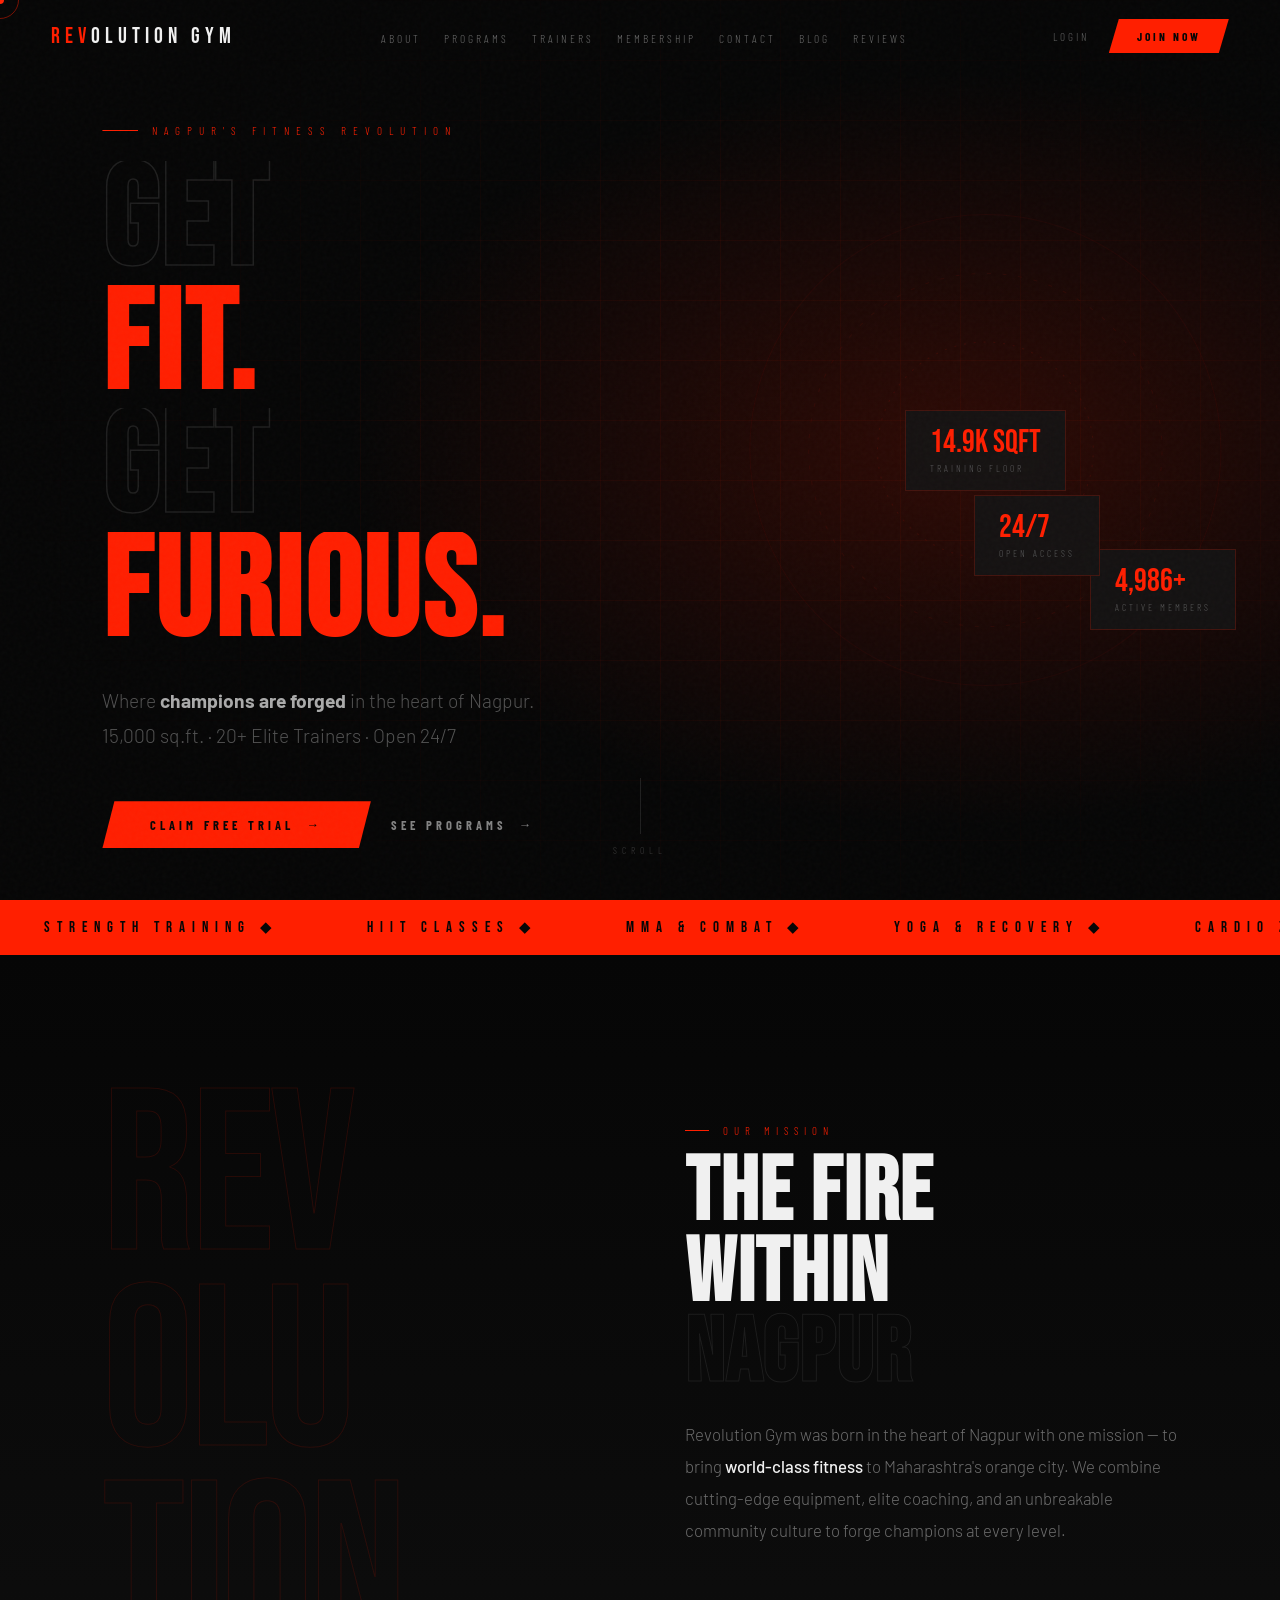
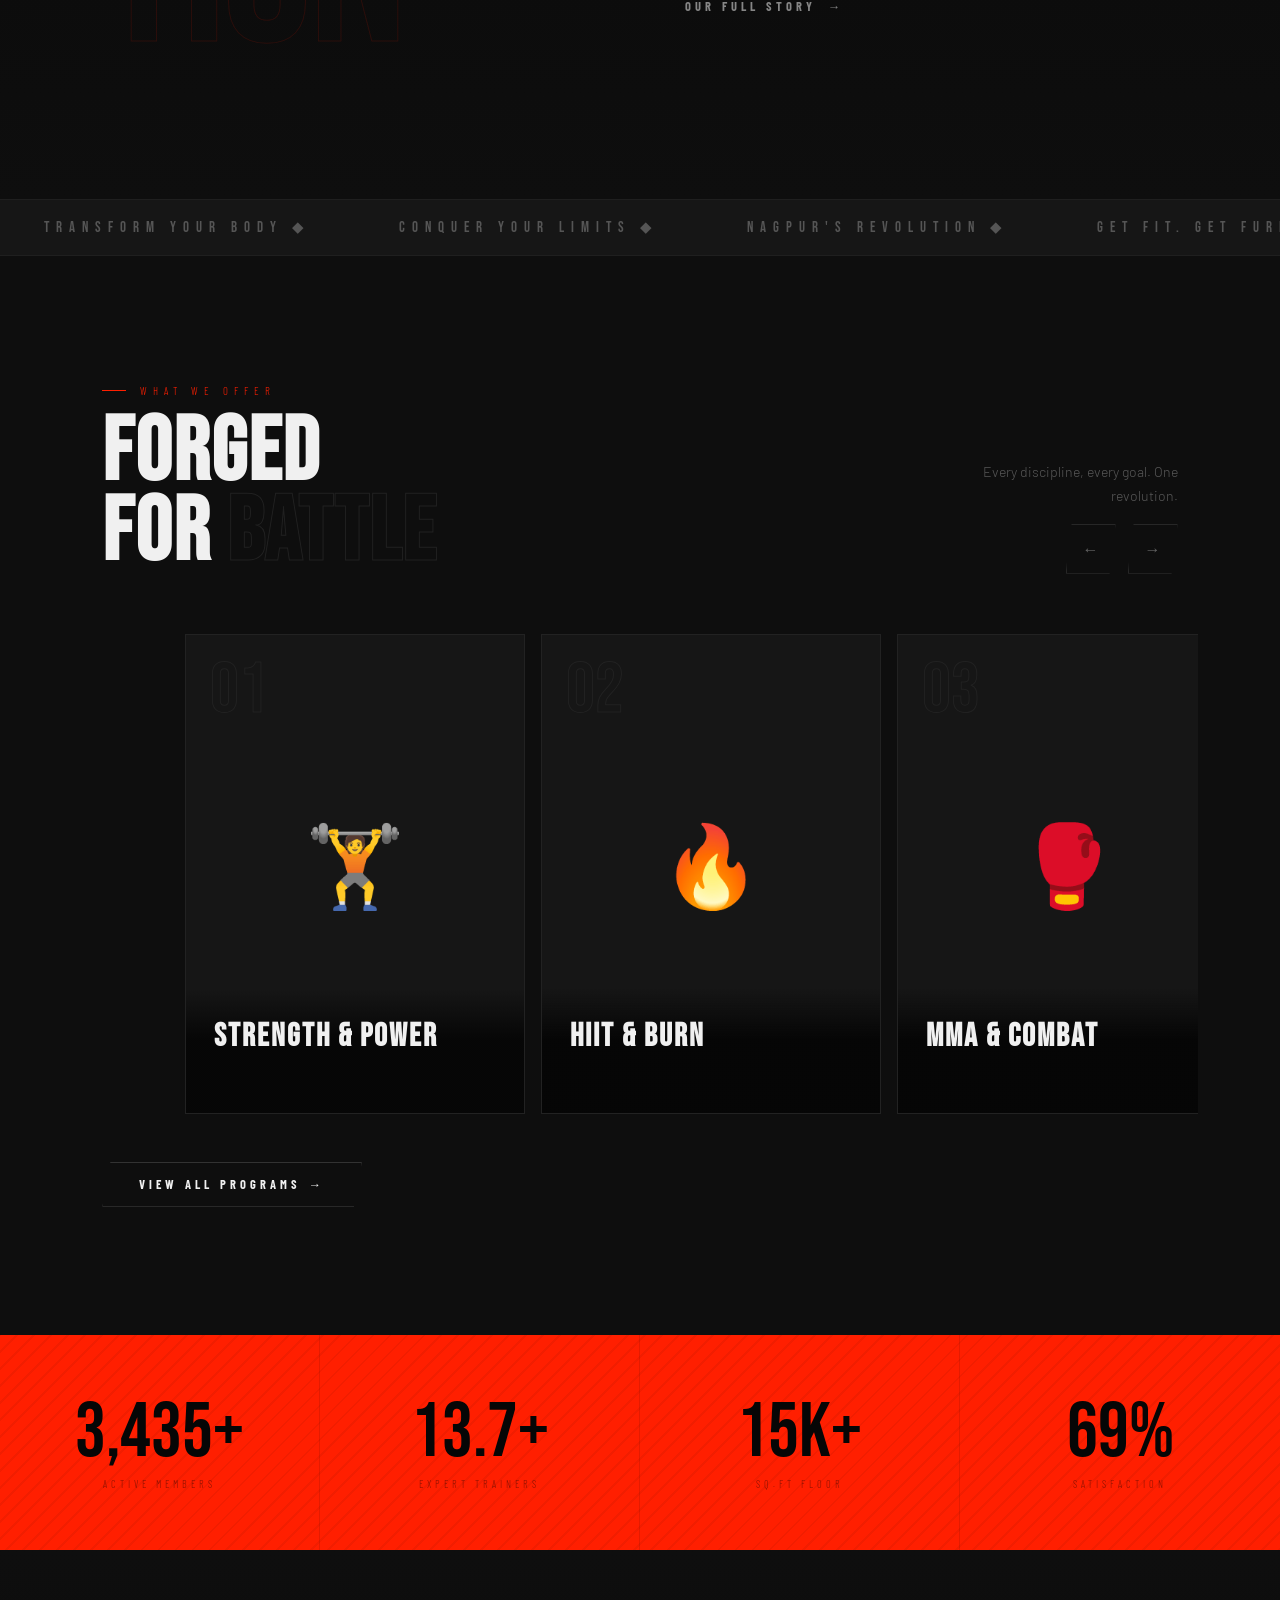
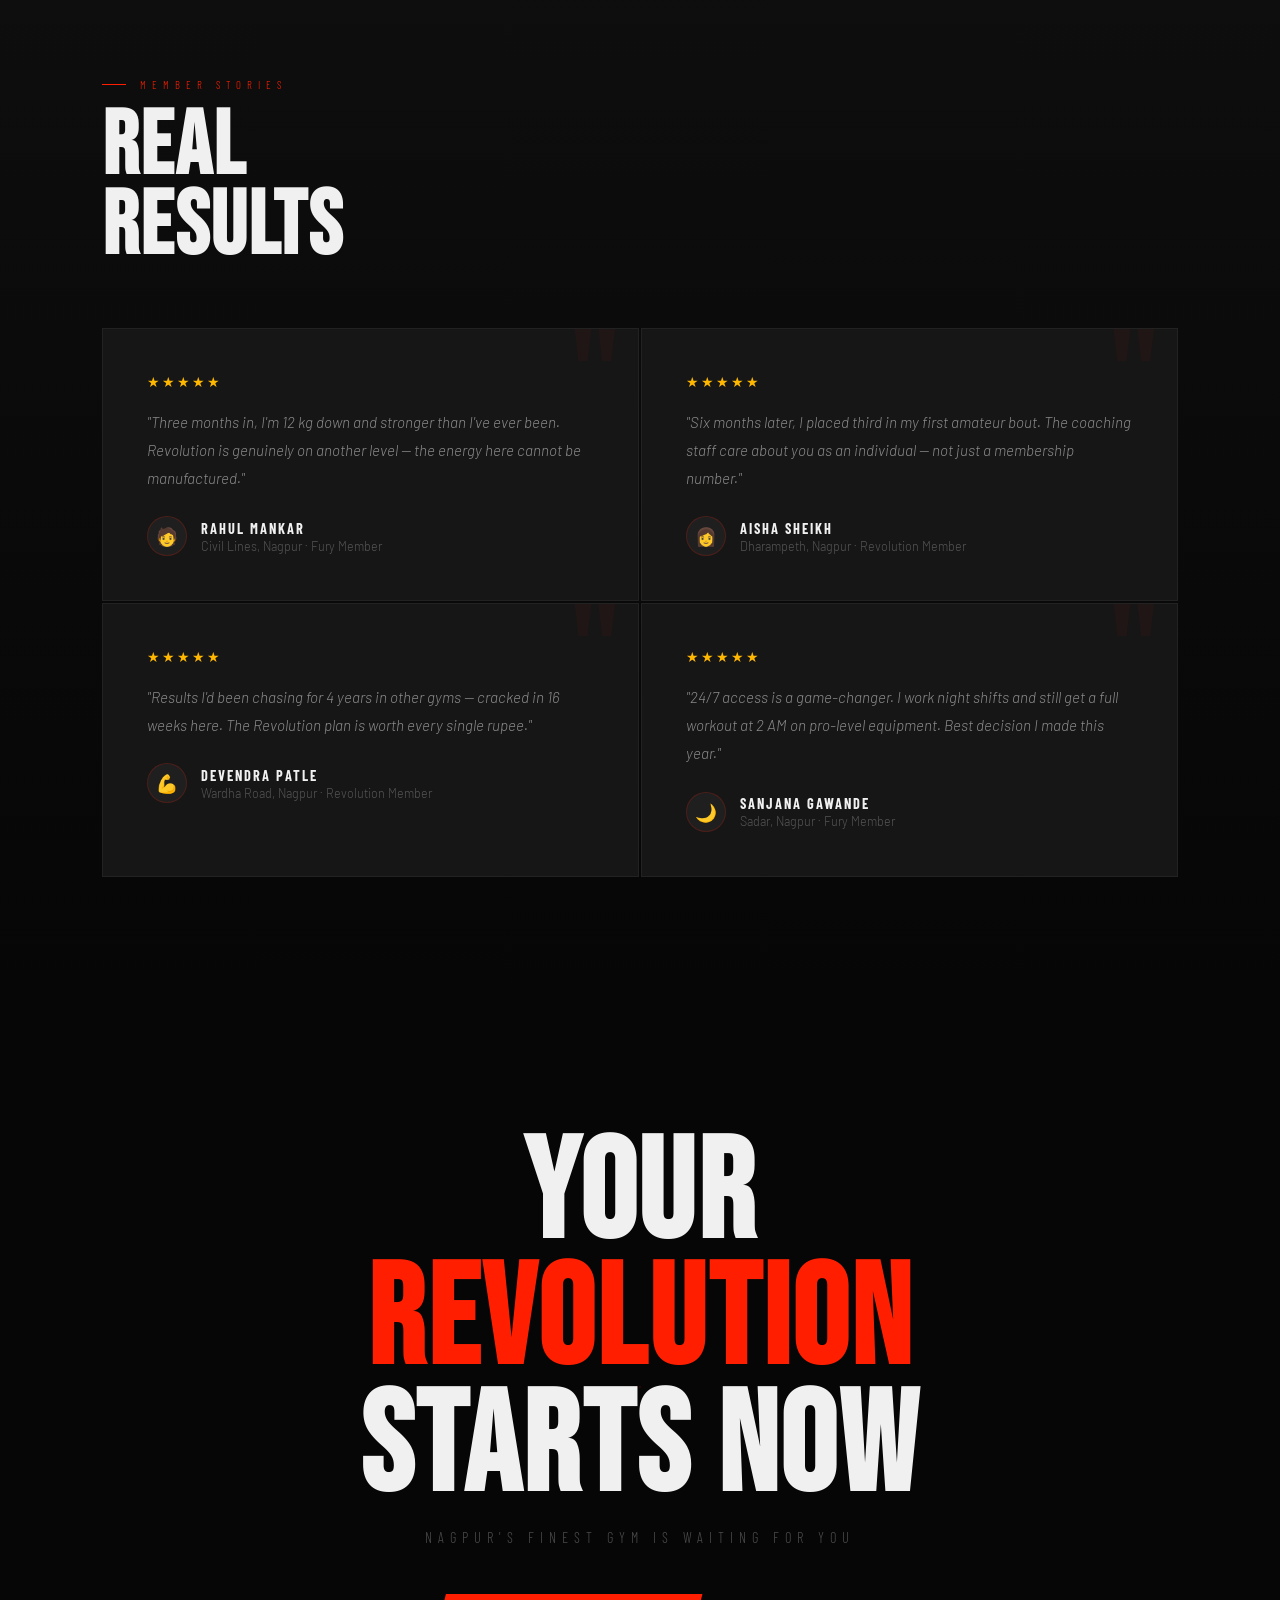
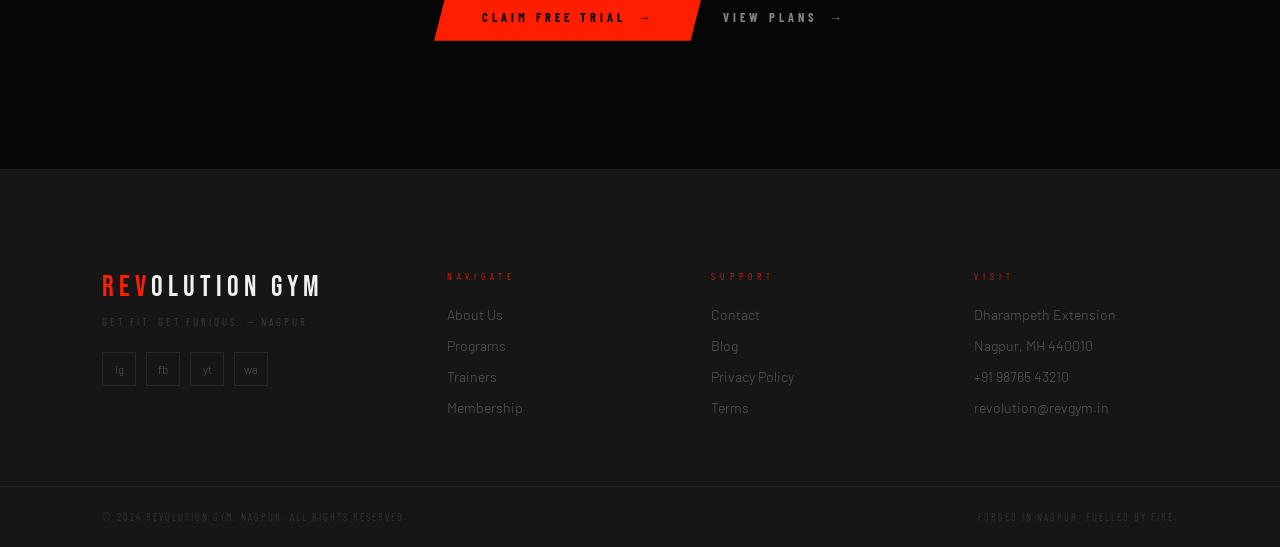
<file: index.html>
<!DOCTYPE html>
<html lang="en">
<head>
<meta charset="UTF-8"><meta name="viewport" content="width=device-width,initial-scale=1">
<title>Revolution Gym — Get Fit, Get Furious · Nagpur</title>
<meta name="description" content="Nagpur's most elite gym. 15,000 sq.ft of world-class training. Get Fit, Get Furious.">
<link rel="stylesheet" href="style.css">
<style>
/* HOME-SPECIFIC */
#hero{
  height:100vh;min-height:680px;
  position:relative;display:flex;align-items:center;
  overflow:hidden;
  padding-top:var(--nav-h);
}
.hero-bg{
  position:absolute;inset:0;
  background:
    radial-gradient(ellipse 80% 70% at 75% 50%,rgba(255,31,0,.16) 0%,transparent 60%),
    var(--black);
}
.hero-grid{
  position:absolute;inset:0;
  background-image:linear-gradient(rgba(255,31,0,.05) 1px,transparent 1px),
    linear-gradient(90deg,rgba(255,31,0,.05) 1px,transparent 1px);
  background-size:60px 60px;
  animation:gridDrift 25s linear infinite;
  mask-image:radial-gradient(ellipse 80% 80% at 60% 50%,black 30%,transparent 75%);
}
@keyframes gridDrift{0%{transform:perspective(500px) rotateX(18deg) translateY(0);}100%{transform:perspective(500px) rotateX(18deg) translateY(60px);}}
.sparks{position:absolute;inset:0;pointer-events:none;}
.spark{
  position:absolute;width:2px;height:2px;
  background:var(--fire);border-radius:50%;
  opacity:0;animation:sparkUp linear infinite;
}
@keyframes sparkUp{0%{opacity:0;transform:translateY(0) translateX(0);}10%{opacity:1;}90%{opacity:.3;}100%{opacity:0;transform:translateY(-90vh) translateX(var(--dx));}}

.hero-content{
  position:relative;z-index:3;
  padding-left:clamp(20px,8vw,120px);
  max-width:860px;
}
.hero-eyebrow{
  font-family:'Barlow Condensed',sans-serif;
  font-size:.7rem;letter-spacing:7px;text-transform:uppercase;
  color:var(--fire);display:flex;align-items:center;gap:14px;
  margin-bottom:24px;
  clip-path:polygon(0 0,0 0,0 100%,0% 100%);
  transition:clip-path 1s var(--ease);
}
.hero-eyebrow.vis{clip-path:polygon(0 0,100% 0,100% 100%,0% 100%);}
.hero-eyebrow::before{content:'';display:block;width:36px;height:1px;background:var(--fire);}
.hero-headline{
  font-family:'Bebas Neue',sans-serif;
  font-size:clamp(4rem,11vw,11rem);
  line-height:.88;letter-spacing:.02em;
  overflow:hidden;
}
.hero-headline .line{display:block;overflow:hidden;}
.hero-headline .line-inner{
  display:block;transform:translateY(110%);
  transition:transform 1.1s var(--ease);
}
.hero-headline .line-inner.up{transform:translateY(0);}
.hero-headline .fire-t{color:var(--fire);}
.hero-headline .ghost-t{-webkit-text-stroke:1.5px rgba(255,255,255,.1);color:transparent;}
.hero-tagline{
  margin-top:28px;
  font-family:'Barlow',sans-serif;
  font-size:clamp(1rem,1.8vw,1.2rem);
  color:rgba(255,255,255,.3);line-height:1.8;font-weight:300;
  opacity:0;transform:translateY(18px);
  transition:opacity .8s .85s,transform .8s .85s var(--ease);
}
.hero-tagline.vis{opacity:1;transform:none;}
.hero-tagline strong{color:var(--chalk);}
.hero-ctas{
  margin-top:48px;display:flex;gap:20px;align-items:center;flex-wrap:wrap;
  opacity:0;transform:translateY(18px);
  transition:opacity .8s 1.05s,transform .8s 1.05s var(--ease);
}
.hero-ctas.vis{opacity:1;transform:none;}

/* right visual */
.hero-vis{
  position:absolute;right:0;top:0;bottom:0;width:46%;
  z-index:2;pointer-events:none;
  display:flex;align-items:center;justify-content:center;
}
.hero-rings{position:absolute;inset:0;width:100%;height:100%;}
.stat-float{
  position:absolute;
  background:rgba(20,20,20,.9);
  border:1px solid rgba(255,31,0,.2);
  backdrop-filter:blur(10px);
  padding:16px 24px;
  opacity:0;transform:translateX(24px);
  transition:opacity .7s,transform .7s var(--ease);
}
.stat-float.vis{opacity:1;transform:none;}
.stat-float:nth-child(1){top:22%;right:80px;transition-delay:.4s;}
.stat-float:nth-child(2){bottom:30%;right:44px;transition-delay:.6s;}
.stat-float:nth-child(3){top:55%;right:180px;transition-delay:.8s;}
.sf-num{font-family:'Bebas Neue',sans-serif;font-size:2rem;color:var(--fire);line-height:1;}
.sf-label{font-family:'Barlow Condensed',sans-serif;font-size:.6rem;letter-spacing:3px;text-transform:uppercase;color:var(--ash);margin-top:3px;}

.scroll-cue{
  position:absolute;bottom:44px;left:50%;transform:translateX(-50%);
  display:flex;flex-direction:column;align-items:center;gap:10px;
  font-family:'Barlow Condensed',sans-serif;
  font-size:.6rem;letter-spacing:5px;text-transform:uppercase;
  color:rgba(255,255,255,.2);z-index:3;
  opacity:0;animation:fadeIn 1s 2s forwards;
}
@keyframes fadeIn{to{opacity:1;}}
.scroll-line{width:1px;height:56px;background:rgba(255,255,255,.1);position:relative;overflow:hidden;}
.scroll-line::after{
  content:'';position:absolute;top:-100%;left:0;
  width:100%;height:100%;background:var(--fire);
  animation:scrollDrop 2s ease-in-out infinite;
}
@keyframes scrollDrop{to{top:200%;}}

/* about strip */
.home-about{
  display:grid;grid-template-columns:1fr 1fr;
  gap:clamp(40px,7vw,100px);align-items:center;
}
.big-ghost-word{
  font-family:'Bebas Neue',sans-serif;
  font-size:clamp(6rem,18vw,17rem);
  line-height:.85;letter-spacing:-.02em;
  -webkit-text-stroke:1px rgba(255,31,0,.13);
  color:transparent;user-select:none;
}

/* programs strip */
.prog-track-wrap{overflow:hidden;margin:0 clamp(-20px,-8vw,-120px);padding:0 clamp(20px,8vw,120px);}
.prog-track{display:flex;gap:16px;transition:transform .7s var(--ease);will-change:transform;}
.prog-card{
  flex:0 0 340px;height:480px;
  background:var(--steel);
  border:1px solid rgba(255,255,255,.05);
  position:relative;overflow:hidden;
  transition:border-color .35s,transform .35s var(--ease);
}
.prog-card:hover{border-color:rgba(255,31,0,.35);transform:translateY(-7px);}
.prog-stripe{position:absolute;left:0;top:0;bottom:0;width:3px;background:var(--fire);transform:scaleY(0);transform-origin:bottom;transition:transform .45s var(--ease);}
.prog-card:hover .prog-stripe{transform:scaleY(1);}
.prog-num{position:absolute;top:20px;left:24px;font-family:'Bebas Neue',sans-serif;font-size:4.5rem;line-height:1;-webkit-text-stroke:1px rgba(255,255,255,.05);color:transparent;}
.prog-icon-w{position:absolute;top:50%;left:50%;transform:translate(-50%,-60%);font-size:5rem;transition:transform .4s var(--ease),filter .4s;}
.prog-card:hover .prog-icon-w{transform:translate(-50%,-70%) scale(.8);filter:blur(1px);}
.prog-info{position:absolute;bottom:0;left:0;right:0;padding:28px;background:linear-gradient(to top,rgba(6,6,6,.97) 60%,transparent);}
.prog-name{font-family:'Bebas Neue',sans-serif;font-size:2rem;letter-spacing:2px;transition:transform .35s var(--ease);}
.prog-card:hover .prog-name{transform:translateY(-4px);}
.prog-desc{font-size:.83rem;line-height:1.65;color:rgba(255,255,255,.4);max-height:0;overflow:hidden;opacity:0;transition:max-height .45s var(--ease),opacity .35s,margin .35s;}
.prog-card:hover .prog-desc{max-height:80px;opacity:1;margin-top:8px;}
.prog-tag{display:inline-block;margin-top:10px;font-family:'Barlow Condensed',sans-serif;font-size:.58rem;letter-spacing:3px;text-transform:uppercase;color:var(--fire);border:1px solid rgba(255,31,0,.3);padding:3px 10px;opacity:0;transition:opacity .35s .1s;}
.prog-card:hover .prog-tag{opacity:1;}
.prog-arrows{display:flex;gap:12px;}
.arr-btn{width:50px;height:50px;border:1px solid rgba(255,255,255,.1);display:flex;align-items:center;justify-content:center;color:rgba(255,255,255,.35);clip-path:polygon(6px 0%,100% 0%,calc(100% - 6px) 100%,0% 100%);transition:border-color .3s,color .3s,background .3s;}
.arr-btn:hover{border-color:var(--fire);color:var(--fire);background:rgba(255,31,0,.07);}

/* testimonials */
.testi-grid{display:grid;grid-template-columns:1fr 1fr;gap:2px;margin-top:60px;}
.testi-card{background:var(--steel);border:1px solid rgba(255,255,255,.05);padding:clamp(28px,4vw,44px);position:relative;overflow:hidden;transition:border-color .35s;}
.testi-card:hover{border-color:rgba(255,31,0,.25);}
.testi-card::before{content:'"';position:absolute;top:-20px;right:16px;font-family:'Bebas Neue',sans-serif;font-size:10rem;color:rgba(255,31,0,.04);pointer-events:none;line-height:1;}
.testi-stars{color:var(--gold);font-size:.9rem;letter-spacing:2px;margin-bottom:18px;}
.testi-body{font-size:.95rem;line-height:1.85;color:rgba(255,255,255,.5);font-style:italic;}
.testi-author{margin-top:24px;display:flex;align-items:center;gap:14px;}
.testi-av{width:40px;height:40px;border-radius:50%;background:var(--plate);border:1px solid rgba(255,31,0,.2);display:flex;align-items:center;justify-content:center;font-size:1.1rem;}
.testi-name{font-family:'Barlow Condensed',sans-serif;font-size:.9rem;letter-spacing:2px;text-transform:uppercase;font-weight:700;}
.testi-city{font-size:.78rem;color:var(--ash);margin-top:2px;}

@media(max-width:900px){
  .home-about{grid-template-columns:1fr;}
  .big-ghost-word{display:none;}
  .hero-vis{display:none;}
  .testi-grid{grid-template-columns:1fr;}
}
@media(max-width:600px){
  .prog-card{flex:0 0 290px;}
}
</style>
</head>
<body>

<div id="cur-dot"></div>
<div id="cur-ring"></div>
<canvas id="bg-canvas" style="position:fixed;inset:0;z-index:0;pointer-events:none;opacity:.6;"></canvas>

<!-- NAV -->
<nav>
  <a href="index.html" class="nav-logo"><em>REV</em>OLUTION GYM</a>
  <ul class="nav-links">
    <li><a href="about.html">About</a></li>
    <li><a href="programs.html">Programs</a></li>
    <li><a href="trainers.html">Trainers</a></li>
    <li><a href="membership.html">Membership</a></li>
    <li><a href="contact.html">Contact</a></li>
    <li><a href="blog.html">Blog</a></li>
    <li><a href="reviews.html">Reviews</a></li>
  </ul>
  <div style="display:flex;align-items:center;gap:0;flex-shrink:0;">
    <a href="login.html" id="navLoginBtn" style="font-family:'Barlow Condensed',sans-serif;font-size:.7rem;letter-spacing:3px;text-transform:uppercase;color:rgba(255,255,255,.35);margin-right:20px;transition:color .2s;white-space:nowrap;" onmouseover="this.style.color='#FF1F00'" onmouseout="this.style.color='rgba(255,255,255,.35)'">Login</a><a href="join.html" class="nav-cta">Join Now</a>
  </div>
  <button class="nav-ham" aria-label="Menu"><span></span><span></span><span></span></button>
</nav>
<!-- Backdrop -->
<div class="nav-drawer-backdrop" id="navBackdrop" onclick="closeDrawer()"></div>

<!-- RIGHT SLIDE DRAWER -->
<nav class="nav-drawer" id="navDrawer">
  <div class="nav-drawer-header">
    <div class="nav-drawer-logo"><em>REV</em>OLUTION GYM</div>
    <button class="nav-drawer-close" onclick="closeDrawer()" aria-label="Close menu">×</button>
  </div>
  <ul>
    <li><a href="about.html">About Us</a></li>
    <li><a href="programs.html">Programs</a></li>
    <li><a href="trainers.html">Trainers</a></li>
    <li><a href="membership.html">Membership</a></li>
    <li><a href="contact.html">Contact</a></li>
    <li><a href="blog.html">Blog</a></li>
    <li><a href="reviews.html">Reviews</a></li>
  </ul>
  <div class="nav-drawer-footer">
    <a href="login.html" class="nav-drawer-signin" id="drawerSignIn">Sign In to My Account</a>
    <a href="join.html" class="nav-drawer-cta">Join Now — Free Trial</a>
  </div>
</nav>

<!-- HERO -->
<section id="hero">
  <div class="hero-bg"></div>
  <div class="hero-grid"></div>
  <div class="sparks" id="sparks"></div>
  <div class="hero-content">
    <p class="hero-eyebrow">Nagpur's Fitness Revolution</p>
    <h1 class="hero-headline">
      <span class="line"><span class="line-inner ghost-t">GET</span></span>
      <span class="line"><span class="line-inner fire-t">FIT.</span></span>
      <span class="line"><span class="line-inner ghost-t">GET</span></span>
      <span class="line"><span class="line-inner fire-t">FURIOUS.</span></span>
    </h1>
    <p class="hero-tagline">Where <strong>champions are forged</strong> in the heart of Nagpur.<br>15,000 sq.ft. · 20+ Elite Trainers · Open 24/7</p>
    <div class="hero-ctas">
      <a href="contact.html" class="btn btn-fire">Claim Free Trial <span class="arr">→</span></a>
      <a href="programs.html" class="btn btn-ghost">See Programs <span class="arr">→</span></a>
    </div>
  </div>
  <div class="hero-vis">
    <svg class="hero-rings" viewBox="0 0 600 600" fill="none">
      <circle cx="300" cy="300" r="240" stroke="rgba(255,31,0,.05)" stroke-width="1"><animateTransform attributeName="transform" type="rotate" from="0 300 300" to="360 300 300" dur="60s" repeatCount="indefinite"/></circle>
      <circle cx="300" cy="300" r="180" stroke="rgba(255,31,0,.07)" stroke-width="1" stroke-dasharray="4 12"><animateTransform attributeName="transform" type="rotate" from="360 300 300" to="0 300 300" dur="38s" repeatCount="indefinite"/></circle>
      <circle cx="300" cy="300" r="110" stroke="rgba(255,31,0,.1)" stroke-width="1" stroke-dasharray="2 8"><animateTransform attributeName="transform" type="rotate" from="0 300 300" to="360 300 300" dur="22s" repeatCount="indefinite"/></circle>
    </svg>
    <div class="stat-float"><div class="sf-num" data-count="5000" data-suffix="+">5000+</div><div class="sf-label">Active Members</div></div>
    <div class="stat-float"><div class="sf-num">24/7</div><div class="sf-label">Open Access</div></div>
    <div class="stat-float"><div class="sf-num" data-count="15" data-suffix="K sqft">15K sqft</div><div class="sf-label">Training Floor</div></div>
  </div>
  <div class="scroll-cue"><div class="scroll-line"></div>Scroll</div>
</section>

<!-- MARQUEE -->
<div class="marquee">
  <div class="marquee-track">
    <span>STRENGTH TRAINING ◆</span><span>HIIT CLASSES ◆</span><span>MMA & COMBAT ◆</span><span>YOGA & RECOVERY ◆</span><span>CARDIO ZONE ◆</span><span>PERSONAL TRAINING ◆</span><span>NUTRITION COACHING ◆</span>
    <span>STRENGTH TRAINING ◆</span><span>HIIT CLASSES ◆</span><span>MMA & COMBAT ◆</span><span>YOGA & RECOVERY ◆</span><span>CARDIO ZONE ◆</span><span>PERSONAL TRAINING ◆</span><span>NUTRITION COACHING ◆</span>
  </div>
</div>

<!-- ABOUT STRIP -->
<section class="section pad" style="background:linear-gradient(to bottom,var(--black),var(--ink));">
  <div class="home-about">
    <div class="big-ghost-word" aria-hidden="true">REV<br>OLU<br>TION</div>
    <div>
      <p class="s-label" data-r="up">Our Mission</p>
      <h2 class="s-title" data-r="up" data-d="80">THE FIRE<br>WITHIN<br><span class="ghost">NAGPUR</span></h2>
      <p class="s-body" data-r="up" data-d="160" style="margin-top:24px;">Revolution Gym was born in the heart of Nagpur with one mission — to bring <strong>world-class fitness</strong> to Maharashtra's orange city. We combine cutting-edge equipment, elite coaching, and an unbreakable community culture to forge champions at every level.</p>
      <a href="about.html" class="btn btn-ghost" data-r="up" data-d="240" style="margin-top:36px;">Our Full Story <span class="arr">→</span></a>
    </div>
  </div>
</section>

<!-- MARQUEE 2 -->
<div class="marquee dark rev">
  <div class="marquee-track">
    <span>TRANSFORM YOUR BODY ◆</span><span>CONQUER YOUR LIMITS ◆</span><span>NAGPUR'S REVOLUTION ◆</span><span>GET FIT. GET FURIOUS. ◆</span><span>NO EXCUSES. ONLY REPS. ◆</span><span>FORGE YOUR FUTURE ◆</span>
    <span>TRANSFORM YOUR BODY ◆</span><span>CONQUER YOUR LIMITS ◆</span><span>NAGPUR'S REVOLUTION ◆</span><span>GET FIT. GET FURIOUS. ◆</span><span>NO EXCUSES. ONLY REPS. ◆</span><span>FORGE YOUR FUTURE ◆</span>
  </div>
</div>

<!-- PROGRAMS -->
<section class="section pad" style="background:var(--ink);">
  <div style="display:flex;justify-content:space-between;align-items:flex-end;flex-wrap:wrap;gap:24px;margin-bottom:60px;">
    <div>
      <p class="s-label" data-r="up">What We Offer</p>
      <h2 class="s-title" data-r="up" data-d="80">FORGED<br>FOR <span class="ghost">BATTLE</span></h2>
    </div>
    <div style="display:flex;flex-direction:column;align-items:flex-end;gap:16px;">
      <p style="font-size:.88rem;color:rgba(255,255,255,.3);max-width:260px;text-align:right;line-height:1.7;" data-r="right">Every discipline, every goal. One revolution.</p>
      <div class="prog-arrows">
        <button class="arr-btn" id="prog-prev">←</button>
        <button class="arr-btn" id="prog-next">→</button>
      </div>
    </div>
  </div>
  <div class="prog-track-wrap">
    <div class="prog-track">
      <article class="prog-card"><div class="prog-stripe"></div><div class="prog-num">01</div><div class="prog-icon-w">🏋️</div><div class="prog-info"><h3 class="prog-name">Strength & Power</h3><p class="prog-desc">Heavy compounds, progressive overload and periodisation to build raw, functional strength.</p><span class="prog-tag">Beginner → Elite</span></div></article>
      <article class="prog-card"><div class="prog-stripe"></div><div class="prog-num">02</div><div class="prog-icon-w">🔥</div><div class="prog-info"><h3 class="prog-name">HIIT & Burn</h3><p class="prog-desc">High-intensity intervals to obliterate fat, spike metabolism and unlock endurance.</p><span class="prog-tag">All Levels</span></div></article>
      <article class="prog-card"><div class="prog-stripe"></div><div class="prog-num">03</div><div class="prog-icon-w">🥊</div><div class="prog-info"><h3 class="prog-name">MMA & Combat</h3><p class="prog-desc">Boxing, kickboxing & Muay Thai conditioning led by pro fighters.</p><span class="prog-tag">Intermediate+</span></div></article>
      <article class="prog-card"><div class="prog-stripe"></div><div class="prog-num">04</div><div class="prog-icon-w">🧘</div><div class="prog-info"><h3 class="prog-name">Yoga & Recovery</h3><p class="prog-desc">Mobility, breathwork and active recovery to keep you primed for peak performance.</p><span class="prog-tag">All Levels</span></div></article>
      <article class="prog-card"><div class="prog-stripe"></div><div class="prog-num">05</div><div class="prog-icon-w">🚴</div><div class="prog-info"><h3 class="prog-name">Cardio Zone</h3><p class="prog-desc">Treadmills, assault bikes, rowers across a 3,000 sq.ft dedicated cardio arena.</p><span class="prog-tag">All Levels</span></div></article>
      <article class="prog-card"><div class="prog-stripe"></div><div class="prog-num">06</div><div class="prog-icon-w">🏆</div><div class="prog-info"><h3 class="prog-name">Personal Training</h3><p class="prog-desc">1-on-1 custom programming and nutrition planning with Nagpur's finest coaches.</p><span class="prog-tag">Premium</span></div></article>
    </div>
  </div>
  <div style="margin-top:48px;"><a href="programs.html" class="btn btn-outline">View All Programs →</a></div>
</section>

<!-- STATS BAND -->
<div class="fire-band">
  <div class="fire-band-grid">
    <div class="fire-stat" data-r="up"><div class="fire-num" data-count="5000" data-suffix="+">5000+</div><div class="fire-label">Active Members</div></div>
    <div class="fire-stat" data-r="up" data-d="100"><div class="fire-num" data-count="20" data-suffix="+">20+</div><div class="fire-label">Expert Trainers</div></div>
    <div class="fire-stat" data-r="up" data-d="200"><div class="fire-num">15K+</div><div class="fire-label">Sq.ft Floor</div></div>
    <div class="fire-stat" data-r="up" data-d="300"><div class="fire-num" data-count="100" data-suffix="%">100%</div><div class="fire-label">Satisfaction</div></div>
  </div>
</div>

<!-- TESTIMONIALS -->
<section class="section pad" style="background:linear-gradient(to bottom,var(--ink),var(--black));">
  <p class="s-label" data-r="up">Member Stories</p>
  <h2 class="s-title" data-r="up" data-d="80">REAL<br>RESULTS</h2>
  <div class="testi-grid">
    <div class="testi-card" data-r="up" data-d="0"><div class="testi-stars">★★★★★</div><p class="testi-body">"Three months in, I'm 12 kg down and stronger than I've ever been. Revolution is genuinely on another level — the energy here cannot be manufactured."</p><div class="testi-author"><div class="testi-av">🧑</div><div><div class="testi-name">Rahul Mankar</div><div class="testi-city">Civil Lines, Nagpur · Fury Member</div></div></div></div>
    <div class="testi-card" data-r="up" data-d="100"><div class="testi-stars">★★★★★</div><p class="testi-body">"Six months later, I placed third in my first amateur bout. The coaching staff care about you as an individual — not just a membership number."</p><div class="testi-author"><div class="testi-av">👩</div><div><div class="testi-name">Aisha Sheikh</div><div class="testi-city">Dharampeth, Nagpur · Revolution Member</div></div></div></div>
    <div class="testi-card" data-r="up" data-d="60"><div class="testi-stars">★★★★★</div><p class="testi-body">"Results I'd been chasing for 4 years in other gyms — cracked in 16 weeks here. The Revolution plan is worth every single rupee."</p><div class="testi-author"><div class="testi-av">💪</div><div><div class="testi-name">Devendra Patle</div><div class="testi-city">Wardha Road, Nagpur · Revolution Member</div></div></div></div>
    <div class="testi-card" data-r="up" data-d="160"><div class="testi-stars">★★★★★</div><p class="testi-body">"24/7 access is a game-changer. I work night shifts and still get a full workout at 2 AM on pro-level equipment. Best decision I made this year."</p><div class="testi-author"><div class="testi-av">🌙</div><div><div class="testi-name">Sanjana Gawande</div><div class="testi-city">Sadar, Nagpur · Fury Member</div></div></div></div>
  </div>
</section>

<!-- CTA -->
<section class="section pad cta-section">
  <div class="cta-ring"></div><div class="cta-ring"></div><div class="cta-ring"></div>
  <div class="cta-inner">
    <h2 class="cta-h" data-r="up">YOUR<br><span style="color:var(--fire)">REVOLUTION</span><br>STARTS NOW</h2>
    <p class="cta-sub" data-r="up" data-d="120">Nagpur's finest gym is waiting for you</p>
    <div class="cta-btns" data-r="up" data-d="240">
      <a href="contact.html" class="btn btn-fire">Claim Free Trial <span class="arr">→</span></a>
      <a href="membership.html" class="btn btn-ghost">View Plans <span class="arr">→</span></a>
    </div>
  </div>
</section>

<!-- FOOTER -->
<footer>
  <div class="footer-main">
    <div><div class="footer-brand-name"><em>REV</em>OLUTION GYM</div><p class="footer-tagline">Get Fit. Get Furious. — Nagpur</p><div class="footer-socials"><a href="#" class="fsoc">ig</a><a href="#" class="fsoc">fb</a><a href="#" class="fsoc">yt</a><a href="#" class="fsoc">wa</a></div></div>
    <div class="footer-col"><div class="footer-col-h">Navigate</div><ul><li><a href="about.html">About Us</a></li><li><a href="programs.html">Programs</a></li><li><a href="trainers.html">Trainers</a></li><li><a href="membership.html">Membership</a></li></ul></div>
    <div class="footer-col"><div class="footer-col-h">Support</div><ul><li><a href="contact.html">Contact</a></li><li><a href="blog.html">Blog</a></li><li><a href="#">Privacy Policy</a></li><li><a href="#">Terms</a></li></ul></div>
    <div class="footer-col"><div class="footer-col-h">Visit</div><ul><li><a href="#">Dharampeth Extension</a></li><li><a href="#">Nagpur, MH 440010</a></li><li><a href="tel:+919876543210">+91 98765 43210</a></li><li><a href="mailto:revolution@revgym.in">revolution@revgym.in</a></li></ul></div>
  </div>
  <div class="footer-bottom"><span>© 2024 Revolution Gym, Nagpur. All Rights Reserved.</span><span>Forged in Nagpur. Fuelled by Fire.</span></div>
</footer>

<script src="main.js"></script>
<script>
// sparks
const sc=document.getElementById('sparks');
for(let i=0;i<35;i++){
  const s=document.createElement('div');s.className='spark';
  const dx=(Math.random()-.5)*180+'px';
  const dur=4+Math.random()*8;
  s.style.cssText=`left:${Math.random()*100}%;bottom:${Math.random()*20}%;--dx:${dx};animation-duration:${dur}s;animation-delay:${Math.random()*dur}s;`;
  sc.appendChild(s);
}
</script>
</body>
</html>
</file>
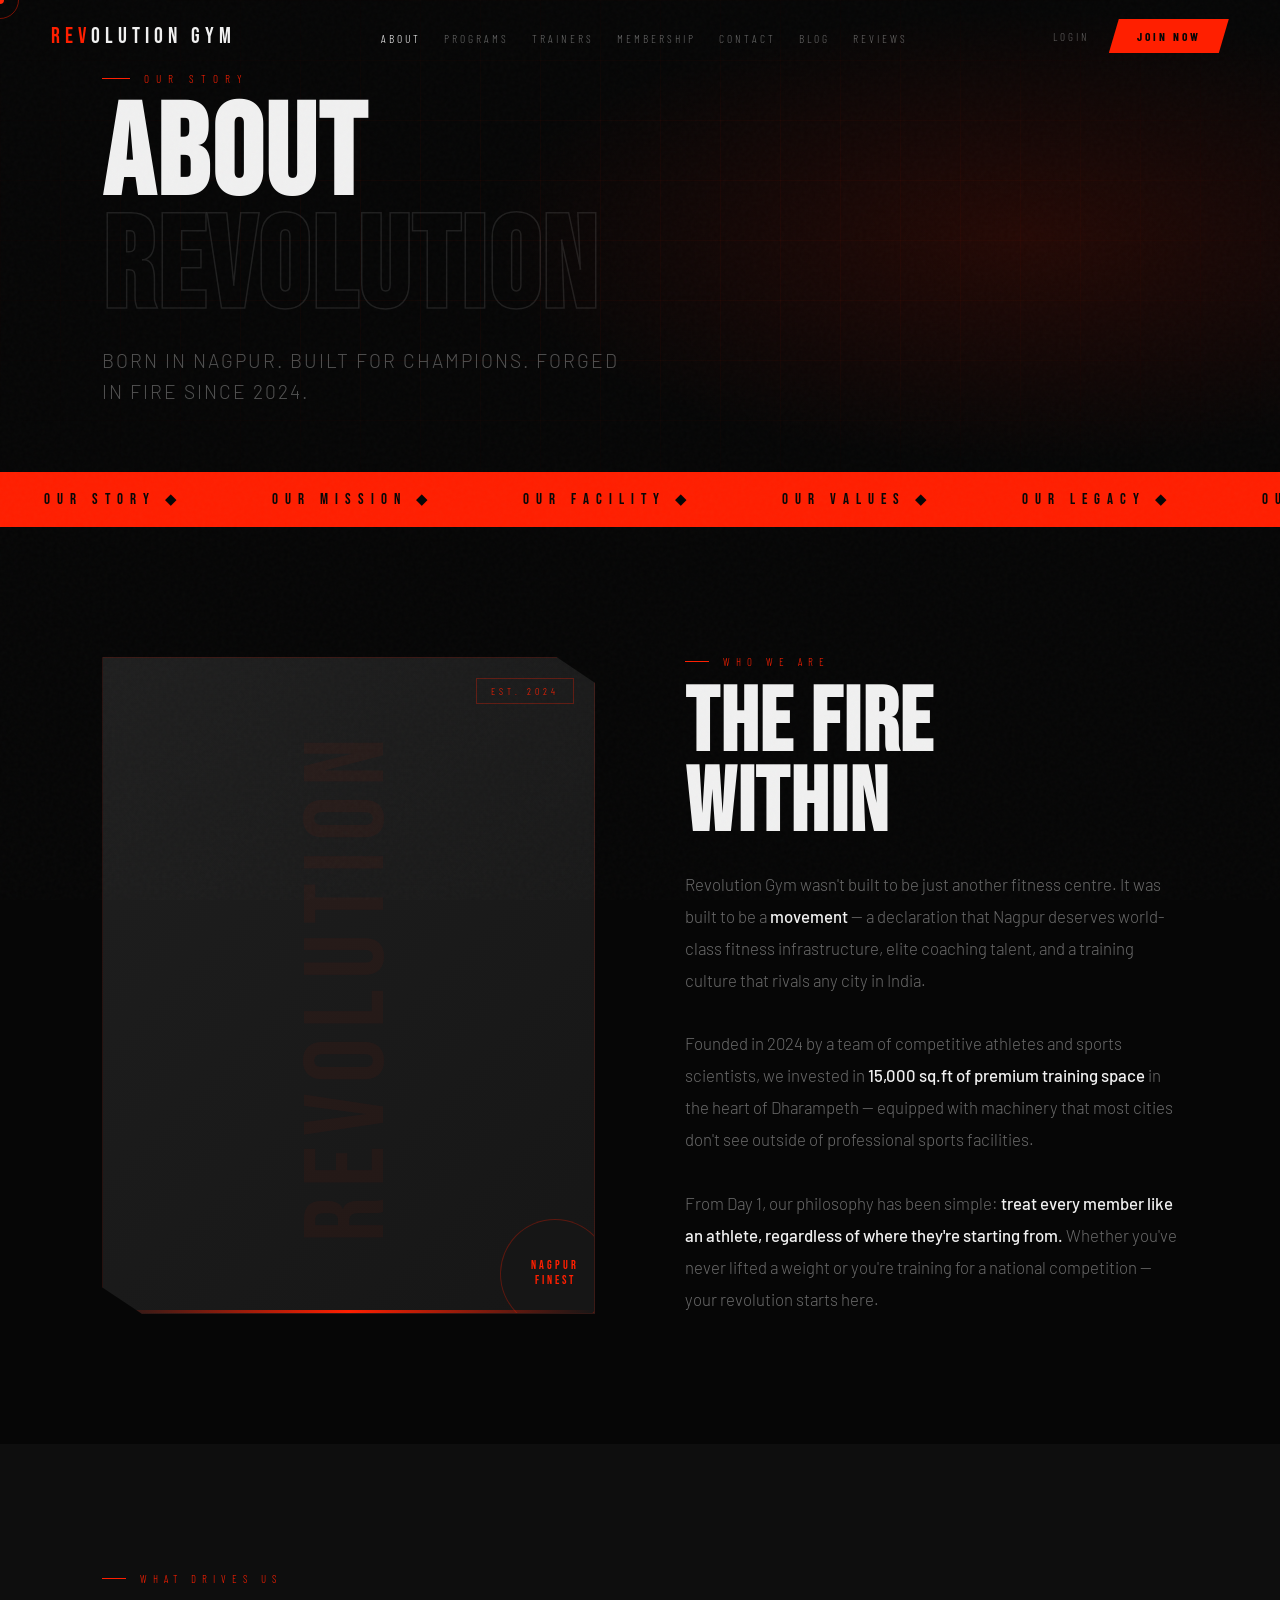
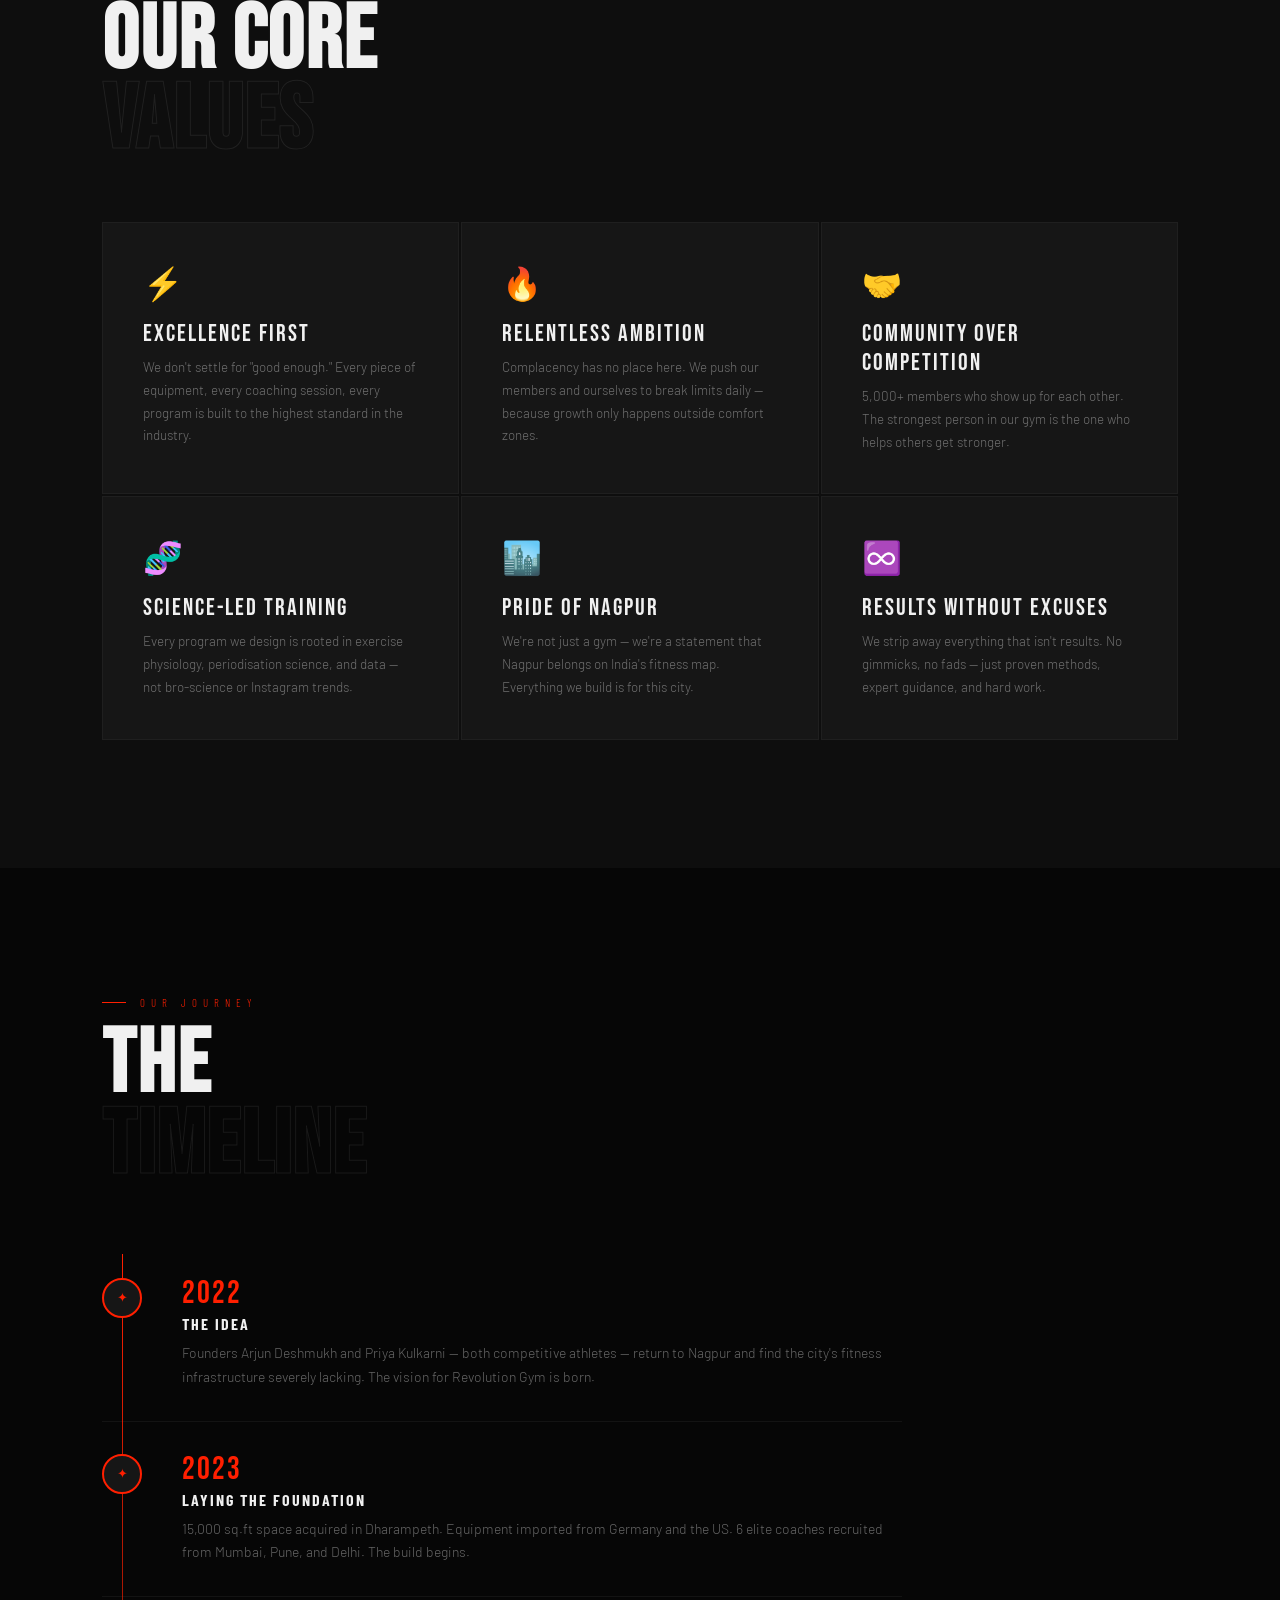
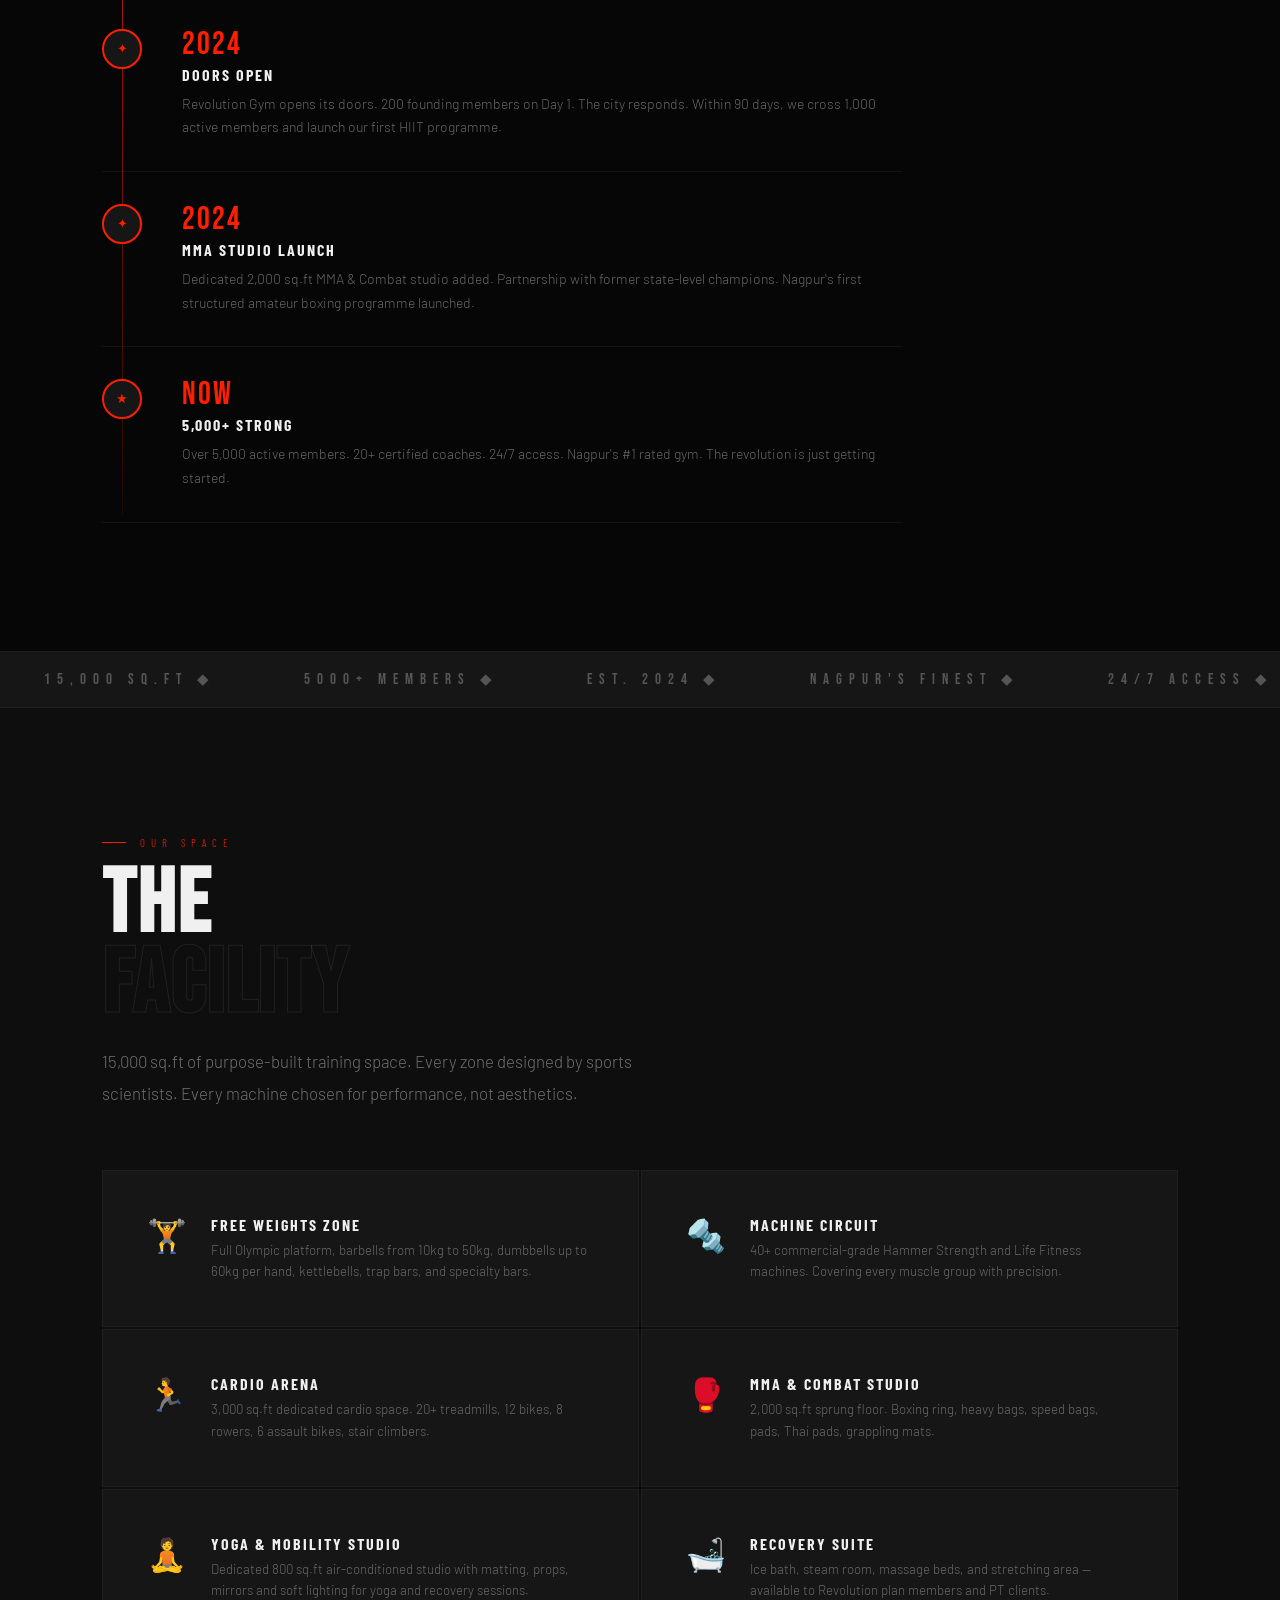
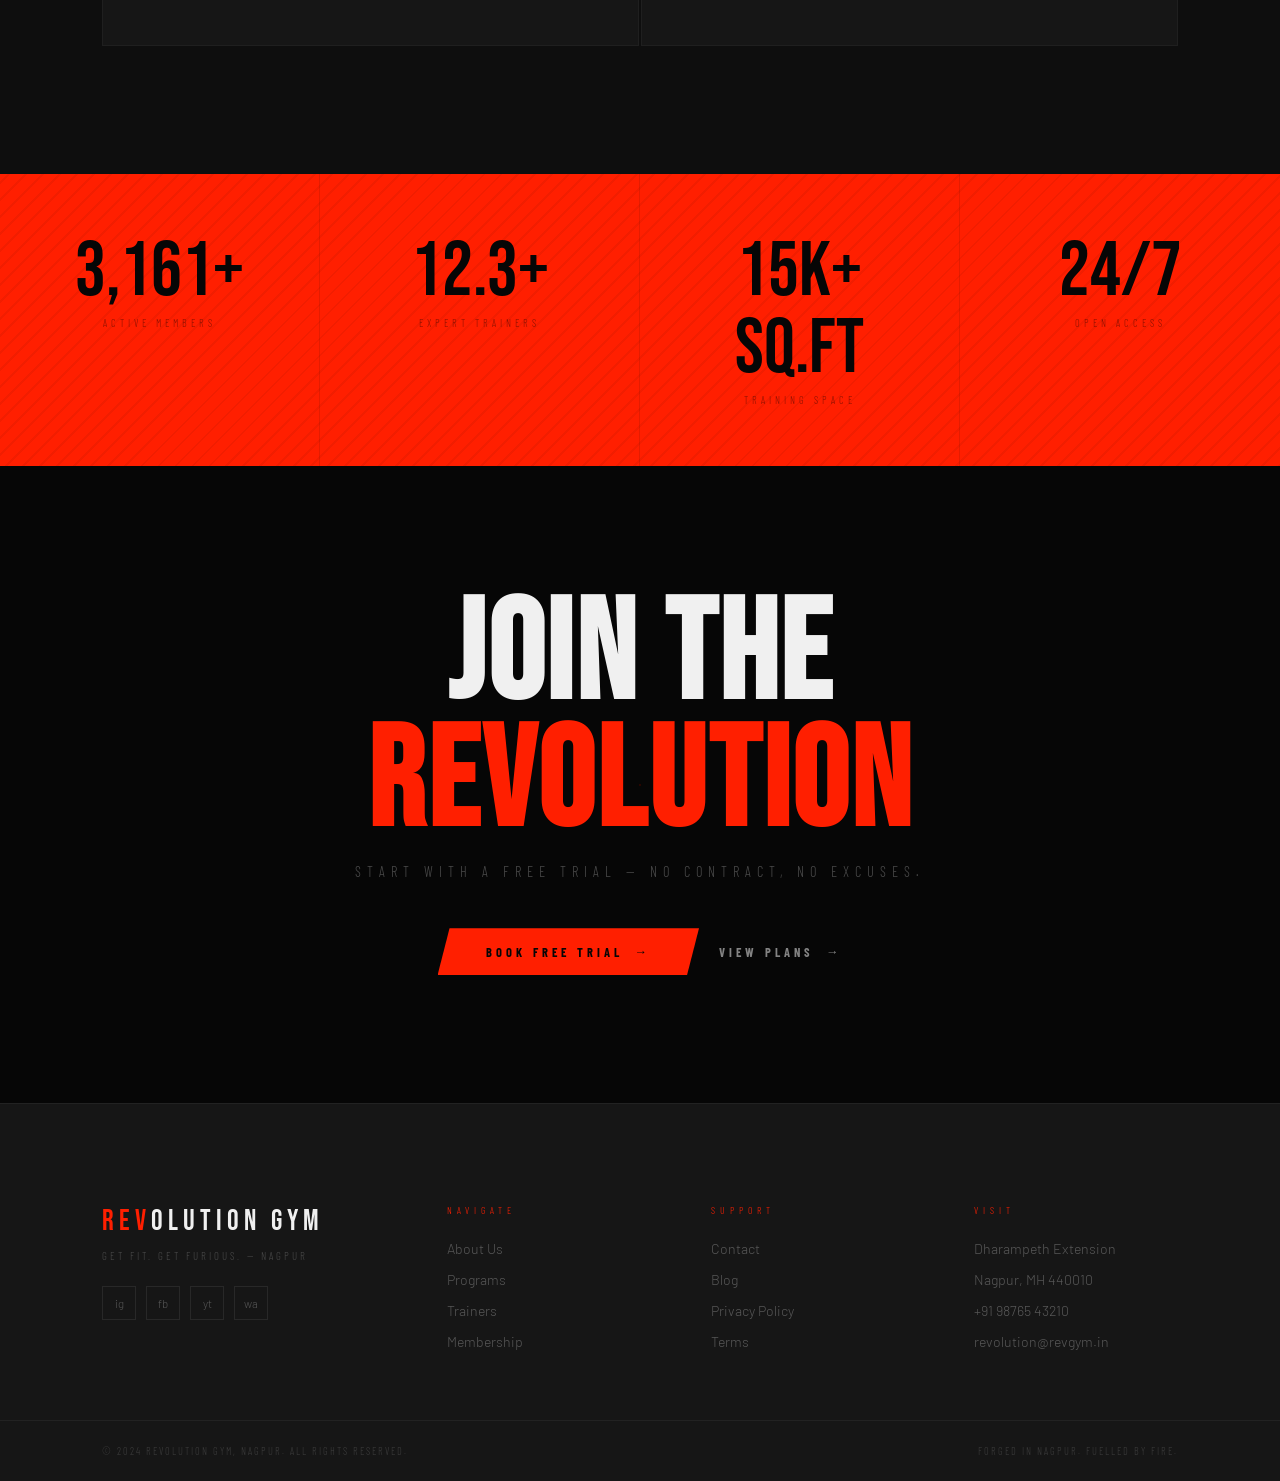
<file: about.html>
<!DOCTYPE html>
<html lang="en">
<head>
<meta charset="UTF-8"><meta name="viewport" content="width=device-width,initial-scale=1">
<title>About Us — Revolution Gym Nagpur</title>
<link rel="stylesheet" href="style.css">
<style>
.about-two{display:grid;grid-template-columns:1fr 1fr;gap:clamp(40px,7vw,100px);align-items:center;}
.about-visual-box{
  aspect-ratio:3/4;background:linear-gradient(135deg,var(--plate),var(--steel));
  border:1px solid rgba(255,31,0,.15);position:relative;overflow:hidden;
  clip-path:polygon(0 0,92% 0,100% 4%,100% 100%,8% 100%,0 96%);
}
.about-visual-box::before{content:'REVOLUTION';position:absolute;top:50%;left:50%;transform:translate(-50%,-50%) rotate(-90deg);font-family:'Bebas Neue',sans-serif;font-size:7rem;letter-spacing:10px;color:rgba(255,31,0,.05);white-space:nowrap;}
.about-visual-box::after{content:'';position:absolute;bottom:0;left:0;right:0;height:3px;background:linear-gradient(90deg,transparent,var(--fire),transparent);animation:scan 3s ease-in-out infinite;}
@keyframes scan{0%,100%{transform:translateX(-100%);}50%{transform:translateX(100%);}}
.est-tag{position:absolute;top:20px;right:20px;font-family:'Barlow Condensed',sans-serif;font-size:.62rem;letter-spacing:4px;text-transform:uppercase;color:var(--fire);border:1px solid rgba(255,31,0,.3);padding:6px 14px;}
.rotate-badge{
  position:absolute;bottom:-16px;right:-16px;
  width:110px;height:110px;border-radius:50%;
  background:var(--steel);border:1px solid rgba(255,31,0,.3);
  display:flex;align-items:center;justify-content:center;
  font-family:'Bebas Neue',sans-serif;font-size:.72rem;letter-spacing:3px;
  color:var(--fire);text-align:center;line-height:1.3;
  animation:rotateSlow 14s linear infinite;
}
@keyframes rotateSlow{to{transform:rotate(360deg);}}

.values-grid{display:grid;grid-template-columns:repeat(3,1fr);gap:2px;margin-top:60px;}
.value-card{background:var(--steel);border:1px solid rgba(255,255,255,.04);padding:clamp(24px,4vw,40px);position:relative;overflow:hidden;transition:border-color .35s;}
.value-card:hover{border-color:rgba(255,31,0,.3);}
.value-card::after{content:'';position:absolute;bottom:0;left:0;width:0;height:2px;background:var(--fire);transition:width .5s var(--ease);}
.value-card:hover::after{width:100%;}
.value-icon{font-size:2rem;margin-bottom:16px;}
.value-title{font-family:'Bebas Neue',sans-serif;font-size:1.5rem;letter-spacing:2px;margin-bottom:8px;}
.value-desc{font-size:.84rem;color:rgba(255,255,255,.38);line-height:1.7;}

.facility-grid{display:grid;grid-template-columns:repeat(2,1fr);gap:2px;margin-top:60px;}
.facility-item{
  background:var(--steel);
  border:1px solid rgba(255,255,255,.04);
  padding:clamp(28px,4vw,44px);
  display:flex;gap:24px;align-items:flex-start;
  transition:border-color .35s;
}
.facility-item:hover{border-color:rgba(255,31,0,.25);}
.facility-icon{font-size:2rem;flex-shrink:0;}
.facility-h{font-family:'Barlow Condensed',sans-serif;font-size:1rem;letter-spacing:2px;text-transform:uppercase;font-weight:700;margin-bottom:6px;}
.facility-d{font-size:.83rem;color:rgba(255,255,255,.35);line-height:1.6;}

@media(max-width:900px){
  .about-two{grid-template-columns:1fr;}
  .about-visual-box{display:none;}
  .values-grid{grid-template-columns:1fr 1fr;}
  .facility-grid{grid-template-columns:1fr;}
}
@media(max-width:520px){.values-grid{grid-template-columns:1fr;}}
</style>
</head>
<body>
<div id="cur-dot"></div><div id="cur-ring"></div>
<canvas id="bg-canvas" style="position:fixed;inset:0;z-index:0;pointer-events:none;opacity:.5;"></canvas>

<nav>
  <a href="index.html" class="nav-logo"><em>REV</em>OLUTION GYM</a>
  <ul class="nav-links">
    <li><a href="about.html">About</a></li><li><a href="programs.html">Programs</a></li><li><a href="trainers.html">Trainers</a></li><li><a href="membership.html">Membership</a></li><li><a href="contact.html">Contact</a></li><li><a href="blog.html">Blog</a></li>
    <li><a href="reviews.html">Reviews</a></li>
  </ul>
  <div style="display:flex;align-items:center;gap:0;flex-shrink:0;"><a href="login.html" id="navLoginBtn" style="font-family:'Barlow Condensed',sans-serif;font-size:.7rem;letter-spacing:3px;text-transform:uppercase;color:rgba(255,255,255,.35);margin-right:20px;transition:color .2s;white-space:nowrap;" onmouseover="this.style.color='#FF1F00'" onmouseout="this.style.color='rgba(255,255,255,.35)'">Login</a><a href="join.html" class="nav-cta">Join Now</a>
  </div>
  <button class="nav-ham" aria-label="Menu"><span></span><span></span><span></span></button>
</nav>
<!-- Backdrop -->
<div class="nav-drawer-backdrop" id="navBackdrop" onclick="closeDrawer()"></div>

<!-- RIGHT SLIDE DRAWER -->
<nav class="nav-drawer" id="navDrawer">
  <div class="nav-drawer-header">
    <div class="nav-drawer-logo"><em>REV</em>OLUTION GYM</div>
    <button class="nav-drawer-close" onclick="closeDrawer()" aria-label="Close menu">×</button>
  </div>
  <ul>
    <li><a href="about.html">About Us</a></li>
    <li><a href="programs.html">Programs</a></li>
    <li><a href="trainers.html">Trainers</a></li>
    <li><a href="membership.html">Membership</a></li>
    <li><a href="contact.html">Contact</a></li>
    <li><a href="blog.html">Blog</a></li>
    <li><a href="reviews.html">Reviews</a></li>
  </ul>
  <div class="nav-drawer-footer">
    <a href="login.html" class="nav-drawer-signin" id="drawerSignIn">Sign In to My Account</a>
    <a href="join.html" class="nav-drawer-cta">Join Now — Free Trial</a>
  </div>
</nav>

<!-- HERO -->
<div class="page-hero">
  <div class="page-hero-bg"></div><div class="page-hero-grid"></div>
  <div class="page-hero-content">
    <p class="page-hero-eyebrow">Our Story</p>
    <h1 class="page-hero-title">ABOUT<br><span class="ghost">REVOLUTION</span></h1>
    <p class="page-hero-sub">Born in Nagpur. Built for champions. Forged in fire since 2024.</p>
  </div>
</div>

<!-- MARQUEE -->
<div class="marquee"><div class="marquee-track"><span>OUR STORY ◆</span><span>OUR MISSION ◆</span><span>OUR FACILITY ◆</span><span>OUR VALUES ◆</span><span>OUR LEGACY ◆</span><span>OUR STORY ◆</span><span>OUR MISSION ◆</span><span>OUR FACILITY ◆</span><span>OUR VALUES ◆</span><span>OUR LEGACY ◆</span></div></div>

<!-- STORY -->
<section class="section pad" style="background:var(--black);">
  <div class="about-two">
    <div class="about-visual-box">
      <div class="est-tag">EST. 2024</div>
      <div class="rotate-badge">NAGPUR<br>FINEST</div>
    </div>
    <div>
      <p class="s-label" data-r="up">Who We Are</p>
      <h2 class="s-title" data-r="up" data-d="80">THE FIRE<br>WITHIN</h2>
      <div class="s-body" data-r="up" data-d="160" style="margin-top:24px;">
        <p>Revolution Gym wasn't built to be just another fitness centre. It was built to be a <strong>movement</strong> — a declaration that Nagpur deserves world-class fitness infrastructure, elite coaching talent, and a training culture that rivals any city in India.</p>
        <br>
        <p>Founded in 2024 by a team of competitive athletes and sports scientists, we invested in <strong>15,000 sq.ft of premium training space</strong> in the heart of Dharampeth — equipped with machinery that most cities don't see outside of professional sports facilities.</p>
        <br>
        <p>From Day 1, our philosophy has been simple: <strong>treat every member like an athlete, regardless of where they're starting from.</strong> Whether you've never lifted a weight or you're training for a national competition — your revolution starts here.</p>
      </div>
    </div>
  </div>
</section>

<!-- VALUES -->
<section class="section pad" style="background:var(--ink);">
  <p class="s-label" data-r="up">What Drives Us</p>
  <h2 class="s-title" data-r="up" data-d="80">OUR CORE<br><span class="ghost">VALUES</span></h2>
  <div class="values-grid">
    <div class="value-card" data-r="up" data-d="0"><div class="value-icon">⚡</div><div class="value-title">Excellence First</div><p class="value-desc">We don't settle for "good enough." Every piece of equipment, every coaching session, every program is built to the highest standard in the industry.</p></div>
    <div class="value-card" data-r="up" data-d="80"><div class="value-icon">🔥</div><div class="value-title">Relentless Ambition</div><p class="value-desc">Complacency has no place here. We push our members and ourselves to break limits daily — because growth only happens outside comfort zones.</p></div>
    <div class="value-card" data-r="up" data-d="160"><div class="value-icon">🤝</div><div class="value-title">Community Over Competition</div><p class="value-desc">5,000+ members who show up for each other. The strongest person in our gym is the one who helps others get stronger.</p></div>
    <div class="value-card" data-r="up" data-d="60"><div class="value-icon">🧬</div><div class="value-title">Science-Led Training</div><p class="value-desc">Every program we design is rooted in exercise physiology, periodisation science, and data — not bro-science or Instagram trends.</p></div>
    <div class="value-card" data-r="up" data-d="140"><div class="value-icon">🏙️</div><div class="value-title">Pride of Nagpur</div><p class="value-desc">We're not just a gym — we're a statement that Nagpur belongs on India's fitness map. Everything we build is for this city.</p></div>
    <div class="value-card" data-r="up" data-d="220"><div class="value-icon">♾️</div><div class="value-title">Results Without Excuses</div><p class="value-desc">We strip away everything that isn't results. No gimmicks, no fads — just proven methods, expert guidance, and hard work.</p></div>
  </div>
</section>

<!-- TIMELINE -->
<section class="section pad" style="background:var(--black);">
  <p class="s-label" data-r="up">Our Journey</p>
  <h2 class="s-title" data-r="up" data-d="80">THE<br><span class="ghost">TIMELINE</span></h2>
  <div class="timeline" style="margin-top:60px;max-width:800px;">
    <div class="tl-item" data-r="up"><div class="tl-dot">✦</div><div><div class="tl-year">2022</div><div class="tl-title">The Idea</div><p class="tl-desc">Founders Arjun Deshmukh and Priya Kulkarni — both competitive athletes — return to Nagpur and find the city's fitness infrastructure severely lacking. The vision for Revolution Gym is born.</p></div></div>
    <div class="tl-item" data-r="up" data-d="80"><div class="tl-dot">✦</div><div><div class="tl-year">2023</div><div class="tl-title">Laying the Foundation</div><p class="tl-desc">15,000 sq.ft space acquired in Dharampeth. Equipment imported from Germany and the US. 6 elite coaches recruited from Mumbai, Pune, and Delhi. The build begins.</p></div></div>
    <div class="tl-item" data-r="up" data-d="160"><div class="tl-dot">✦</div><div><div class="tl-year">2024</div><div class="tl-title">Doors Open</div><p class="tl-desc">Revolution Gym opens its doors. 200 founding members on Day 1. The city responds. Within 90 days, we cross 1,000 active members and launch our first HIIT programme.</p></div></div>
    <div class="tl-item" data-r="up" data-d="240"><div class="tl-dot">✦</div><div><div class="tl-year">2024</div><div class="tl-title">MMA Studio Launch</div><p class="tl-desc">Dedicated 2,000 sq.ft MMA & Combat studio added. Partnership with former state-level champions. Nagpur's first structured amateur boxing programme launched.</p></div></div>
    <div class="tl-item" data-r="up" data-d="320"><div class="tl-dot">★</div><div><div class="tl-year">Now</div><div class="tl-title">5,000+ Strong</div><p class="tl-desc">Over 5,000 active members. 20+ certified coaches. 24/7 access. Nagpur's #1 rated gym. The revolution is just getting started.</p></div></div>
  </div>
</section>

<!-- MARQUEE -->
<div class="marquee dark rev"><div class="marquee-track"><span>15,000 SQ.FT ◆</span><span>5000+ MEMBERS ◆</span><span>EST. 2024 ◆</span><span>NAGPUR'S FINEST ◆</span><span>24/7 ACCESS ◆</span><span>20+ TRAINERS ◆</span><span>15,000 SQ.FT ◆</span><span>5000+ MEMBERS ◆</span><span>EST. 2024 ◆</span><span>NAGPUR'S FINEST ◆</span><span>24/7 ACCESS ◆</span><span>20+ TRAINERS ◆</span></div></div>

<!-- FACILITY -->
<section class="section pad" style="background:var(--ink);">
  <p class="s-label" data-r="up">Our Space</p>
  <h2 class="s-title" data-r="up" data-d="80">THE<br><span class="ghost">FACILITY</span></h2>
  <p class="s-body" data-r="up" data-d="160" style="margin-top:20px;max-width:600px;">15,000 sq.ft of purpose-built training space. Every zone designed by sports scientists. Every machine chosen for performance, not aesthetics.</p>
  <div class="facility-grid">
    <div class="facility-item" data-r="up"><div class="facility-icon">🏋️</div><div><div class="facility-h">Free Weights Zone</div><p class="facility-d">Full Olympic platform, barbells from 10kg to 50kg, dumbbells up to 60kg per hand, kettlebells, trap bars, and specialty bars.</p></div></div>
    <div class="facility-item" data-r="up" data-d="80"><div class="facility-icon">🔩</div><div><div class="facility-h">Machine Circuit</div><p class="facility-d">40+ commercial-grade Hammer Strength and Life Fitness machines. Covering every muscle group with precision.</p></div></div>
    <div class="facility-item" data-r="up" data-d="40"><div class="facility-icon">🏃</div><div><div class="facility-h">Cardio Arena</div><p class="facility-d">3,000 sq.ft dedicated cardio space. 20+ treadmills, 12 bikes, 8 rowers, 6 assault bikes, stair climbers.</p></div></div>
    <div class="facility-item" data-r="up" data-d="120"><div class="facility-icon">🥊</div><div><div class="facility-h">MMA & Combat Studio</div><p class="facility-d">2,000 sq.ft sprung floor. Boxing ring, heavy bags, speed bags, pads, Thai pads, grappling mats.</p></div></div>
    <div class="facility-item" data-r="up" data-d="80"><div class="facility-icon">🧘</div><div><div class="facility-h">Yoga & Mobility Studio</div><p class="facility-d">Dedicated 800 sq.ft air-conditioned studio with matting, props, mirrors and soft lighting for yoga and recovery sessions.</p></div></div>
    <div class="facility-item" data-r="up" data-d="160"><div class="facility-icon">🛁</div><div><div class="facility-h">Recovery Suite</div><p class="facility-d">Ice bath, steam room, massage beds, and stretching area — available to Revolution plan members and PT clients.</p></div></div>
  </div>
</section>

<!-- STATS BAND -->
<div class="fire-band">
  <div class="fire-band-grid">
    <div class="fire-stat" data-r="up"><div class="fire-num" data-count="5000" data-suffix="+">5000+</div><div class="fire-label">Active Members</div></div>
    <div class="fire-stat" data-r="up" data-d="100"><div class="fire-num" data-count="20" data-suffix="+">20+</div><div class="fire-label">Expert Trainers</div></div>
    <div class="fire-stat" data-r="up" data-d="200"><div class="fire-num">15K+ sq.ft</div><div class="fire-label">Training Space</div></div>
    <div class="fire-stat" data-r="up" data-d="300"><div class="fire-num">24/7</div><div class="fire-label">Open Access</div></div>
  </div>
</div>

<!-- CTA -->
<section class="section pad cta-section">
  <div class="cta-ring"></div><div class="cta-ring"></div><div class="cta-ring"></div>
  <div class="cta-inner">
    <h2 class="cta-h" data-r="up">JOIN THE<br><span style="color:var(--fire)">REVOLUTION</span></h2>
    <p class="cta-sub" data-r="up" data-d="100">Start with a free trial — no contract, no excuses.</p>
    <div class="cta-btns" data-r="up" data-d="200">
      <a href="contact.html" class="btn btn-fire">Book Free Trial <span class="arr">→</span></a>
      <a href="membership.html" class="btn btn-ghost">View Plans <span class="arr">→</span></a>
    </div>
  </div>
</section>

<!-- FOOTER -->
<footer>
  <div class="footer-main">
    <div><div class="footer-brand-name"><em>REV</em>OLUTION GYM</div><p class="footer-tagline">Get Fit. Get Furious. — Nagpur</p><div class="footer-socials"><a href="#" class="fsoc">ig</a><a href="#" class="fsoc">fb</a><a href="#" class="fsoc">yt</a><a href="#" class="fsoc">wa</a></div></div>
    <div class="footer-col"><div class="footer-col-h">Navigate</div><ul><li><a href="about.html">About Us</a></li><li><a href="programs.html">Programs</a></li><li><a href="trainers.html">Trainers</a></li><li><a href="membership.html">Membership</a></li></ul></div>
    <div class="footer-col"><div class="footer-col-h">Support</div><ul><li><a href="contact.html">Contact</a></li><li><a href="blog.html">Blog</a></li><li><a href="#">Privacy Policy</a></li><li><a href="#">Terms</a></li></ul></div>
    <div class="footer-col"><div class="footer-col-h">Visit</div><ul><li><a href="#">Dharampeth Extension</a></li><li><a href="#">Nagpur, MH 440010</a></li><li><a href="tel:+919876543210">+91 98765 43210</a></li><li><a href="mailto:revolution@revgym.in">revolution@revgym.in</a></li></ul></div>
  </div>
  <div class="footer-bottom"><span>© 2024 Revolution Gym, Nagpur. All Rights Reserved.</span><span>Forged in Nagpur. Fuelled by Fire.</span></div>
</footer>
<script src="main.js"></script>
</body>
</html>
</file>
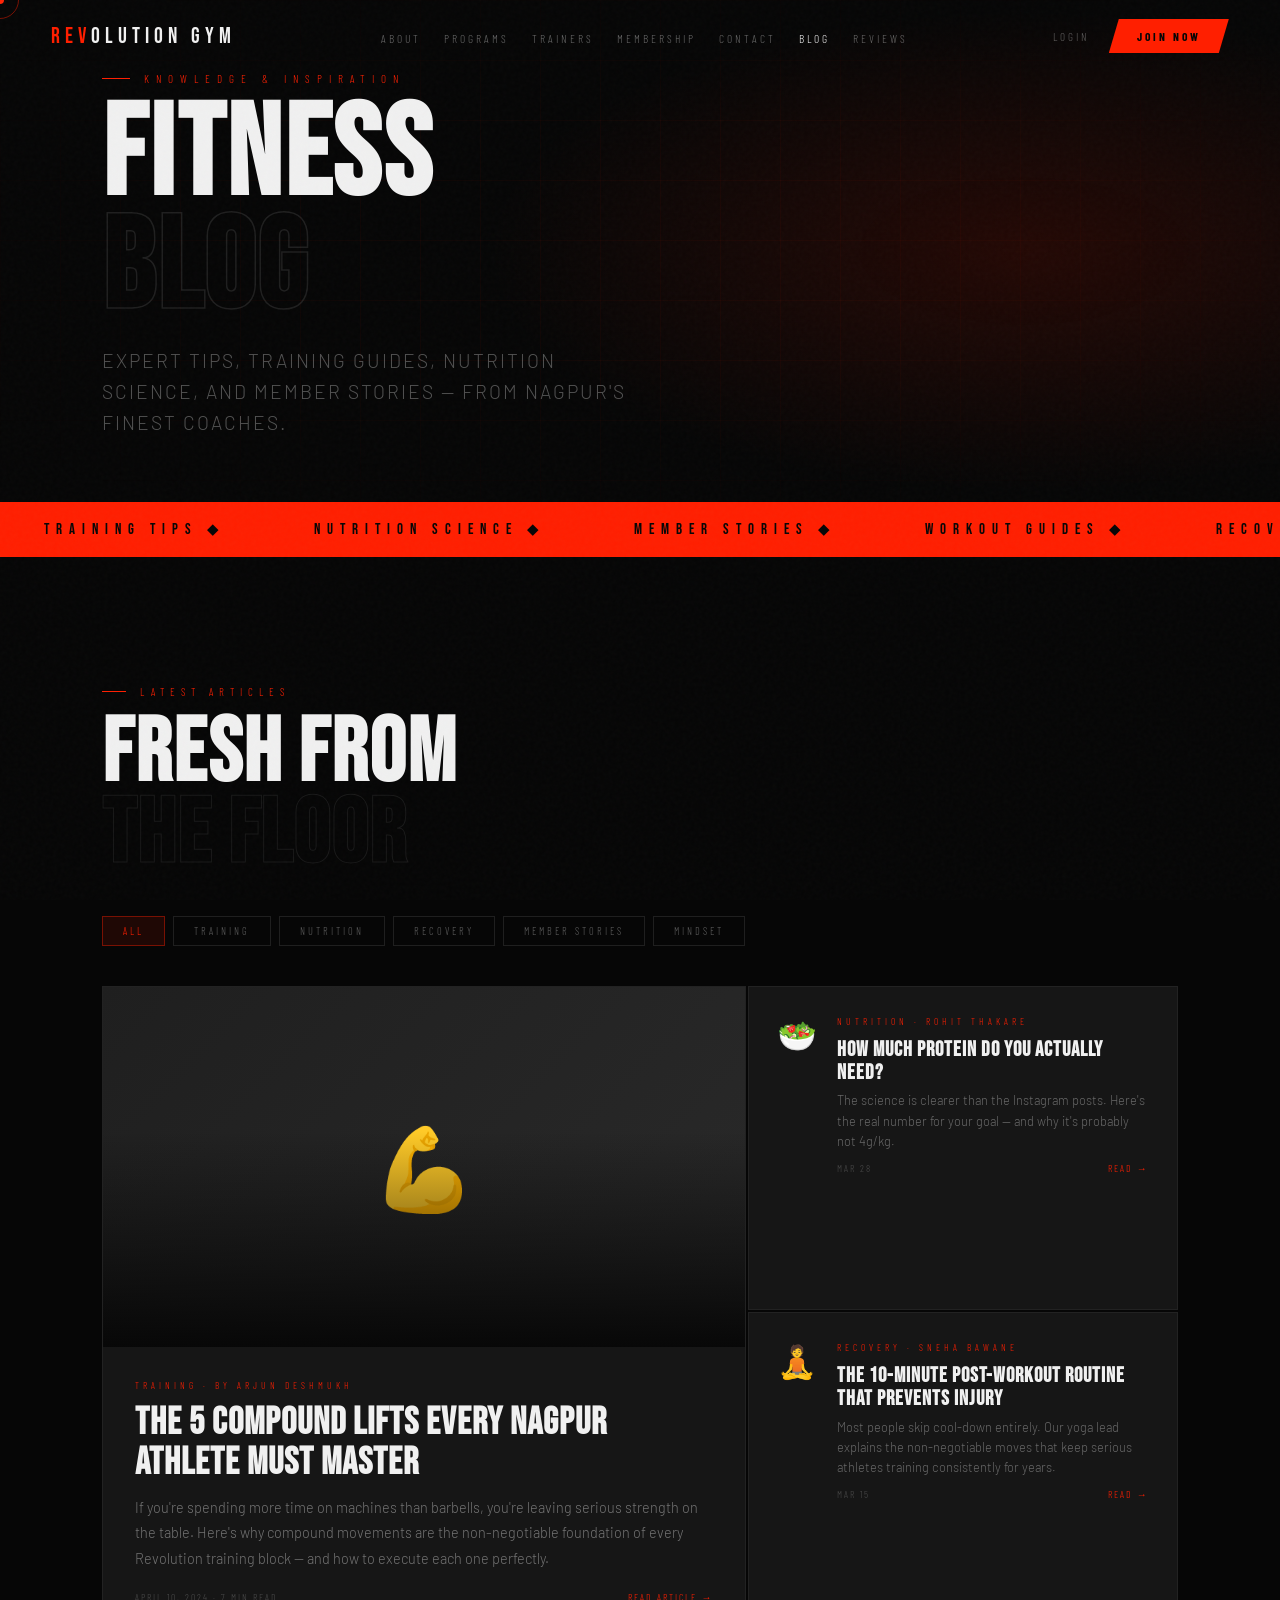
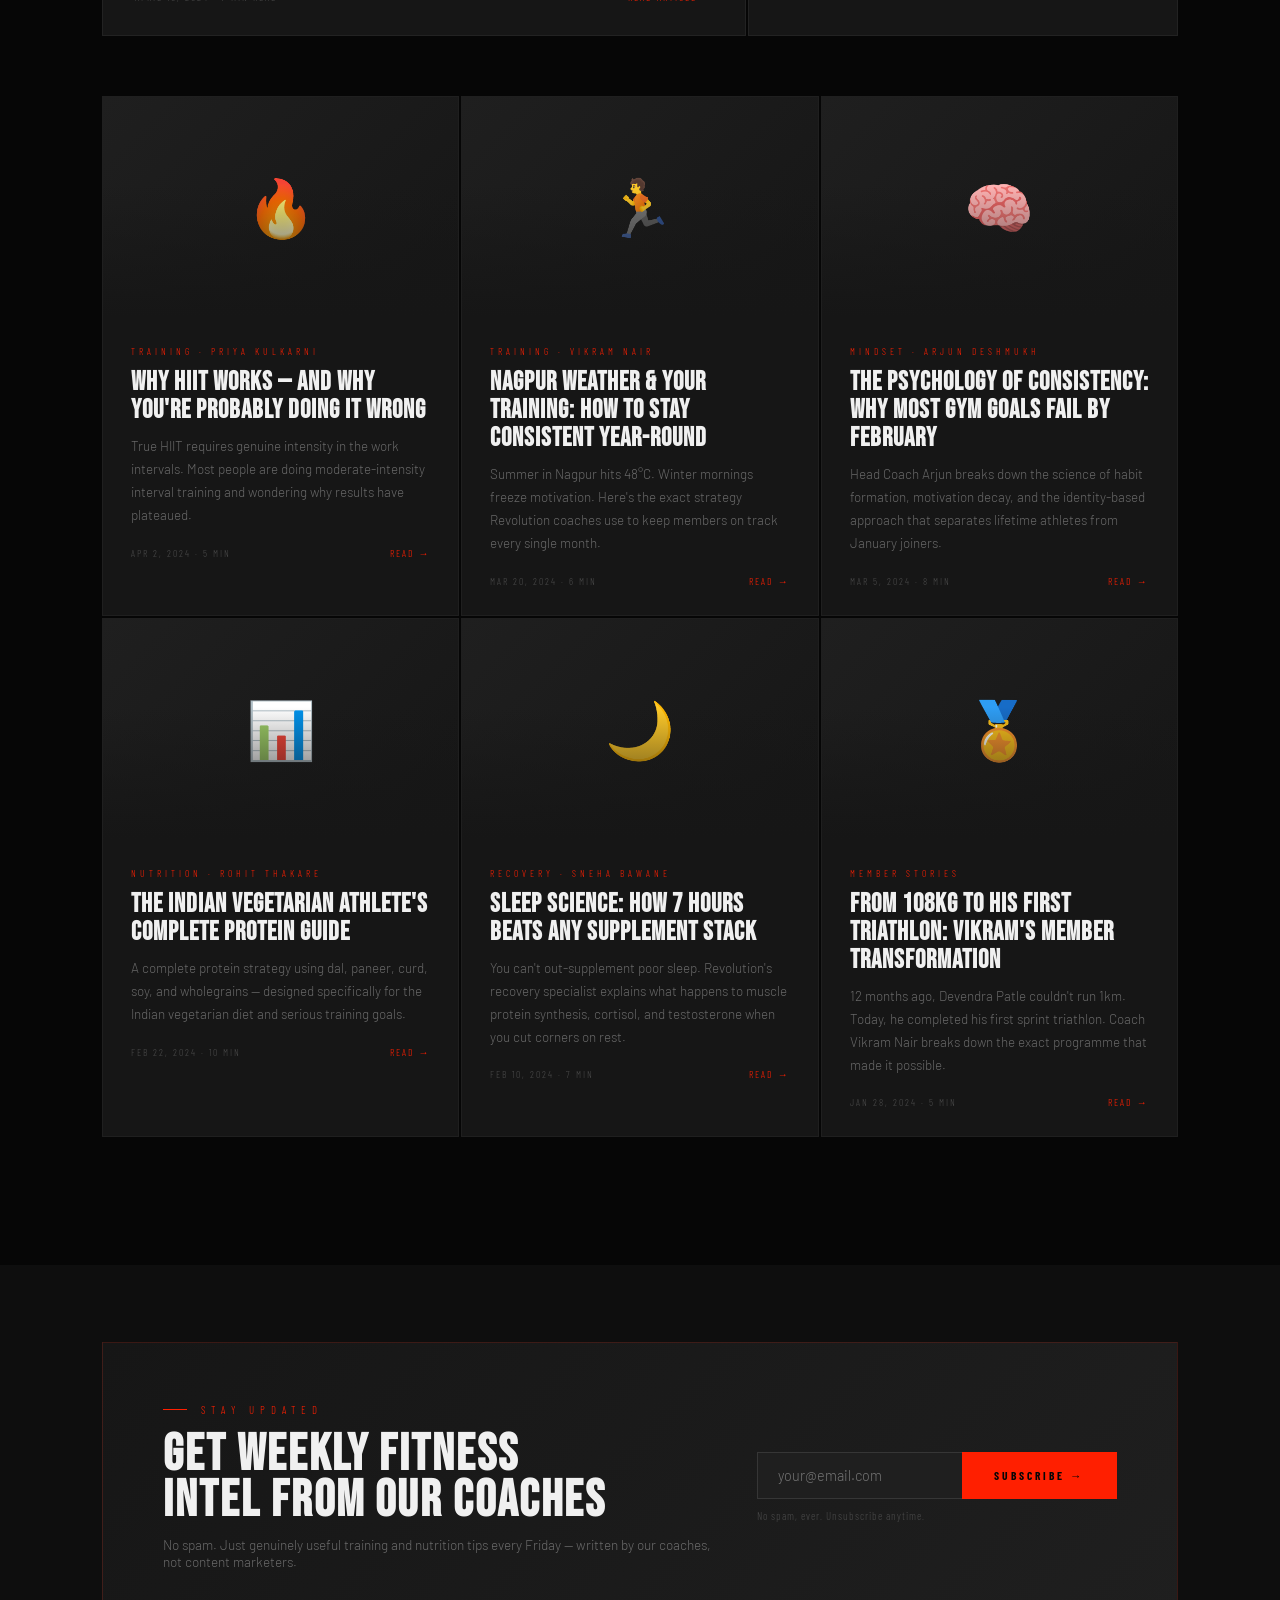
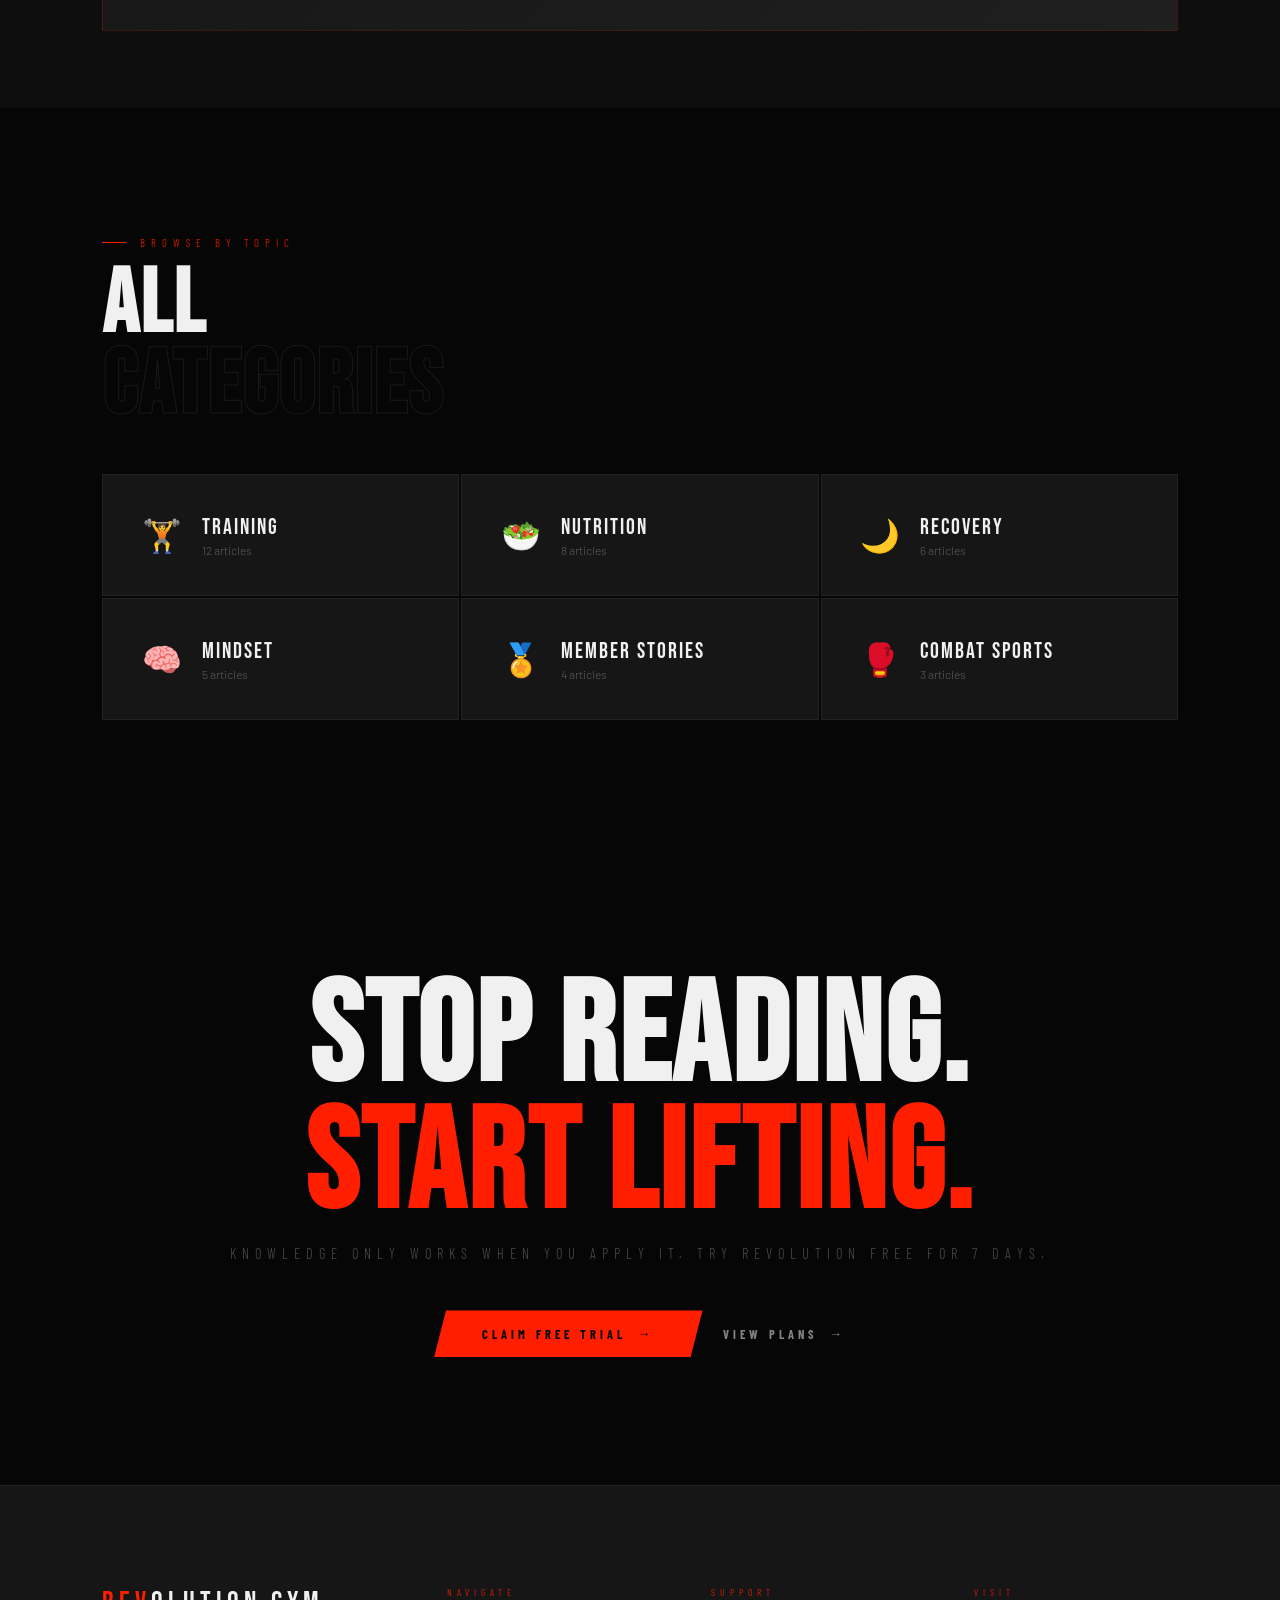
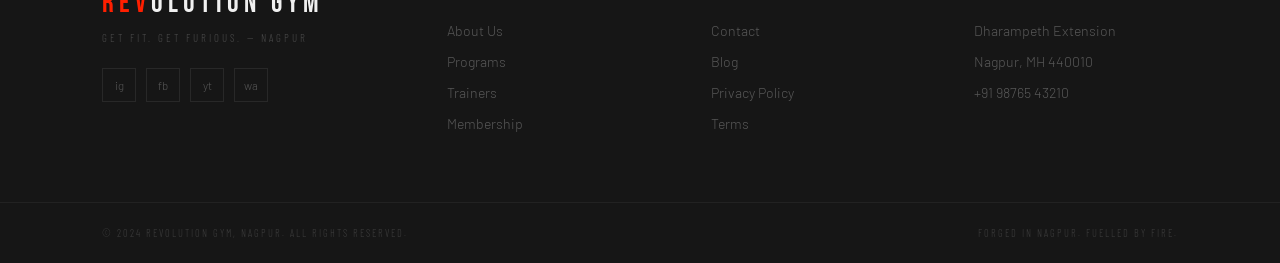
<file: blog.html>
<!DOCTYPE html>
<html lang="en">
<head>
<meta charset="UTF-8"><meta name="viewport" content="width=device-width,initial-scale=1">
<title>Blog & Tips — Revolution Gym Nagpur</title>
<link rel="stylesheet" href="style.css">
<style>
.blog-filters{display:flex;gap:8px;flex-wrap:wrap;margin-bottom:40px;}
.filter-btn{
  font-family:'Barlow Condensed',sans-serif;
  font-size:.65rem;letter-spacing:3px;text-transform:uppercase;
  border:1px solid rgba(255,255,255,.1);
  color:rgba(255,255,255,.35);
  padding:8px 20px;
  transition:background .3s,border-color .3s,color .3s;
}
.filter-btn.active,.filter-btn:hover{background:rgba(255,31,0,.1);border-color:rgba(255,31,0,.4);color:var(--fire);}

.blog-featured{
  display:grid;grid-template-columns:1.5fr 1fr;gap:2px;margin-bottom:2px;
}
.blog-featured-card{
  background:var(--steel);border:1px solid rgba(255,255,255,.05);
  overflow:hidden;position:relative;
  transition:border-color .35s;
}
.blog-featured-card:hover{border-color:rgba(255,31,0,.3);}
.blog-featured-thumb{
  height:360px;background:linear-gradient(135deg,var(--plate),var(--mist));
  display:flex;align-items:center;justify-content:center;
  font-size:5rem;position:relative;overflow:hidden;
}
.blog-featured-thumb::after{content:'';position:absolute;inset:0;background:linear-gradient(to bottom,transparent 40%,rgba(6,6,6,.95));}
.blog-featured-body{padding:32px;}
.blog-featured-title{font-family:'Bebas Neue',sans-serif;font-size:clamp(1.8rem,3vw,2.5rem);letter-spacing:1px;line-height:1.05;transition:color .2s;}
.blog-featured-card:hover .blog-featured-title{color:var(--fire);}

.blog-side{display:grid;grid-template-rows:1fr 1fr;gap:2px;}
.blog-mini{
  background:var(--steel);border:1px solid rgba(255,255,255,.05);
  padding:28px;display:flex;gap:20px;align-items:flex-start;
  transition:border-color .35s;
}
.blog-mini:hover{border-color:rgba(255,31,0,.25);}
.blog-mini-icon{font-size:2rem;flex-shrink:0;}
.blog-mini-title{font-family:'Bebas Neue',sans-serif;font-size:1.3rem;letter-spacing:1px;line-height:1.1;margin-top:4px;transition:color .2s;}
.blog-mini:hover .blog-mini-title{color:var(--fire);}
.blog-mini-excerpt{font-size:.8rem;color:rgba(255,255,255,.35);line-height:1.6;margin-top:6px;}

/* newsletter */
.newsletter-block{
  background:linear-gradient(135deg,var(--steel),var(--plate));
  border:1px solid rgba(255,31,0,.15);
  padding:clamp(32px,5vw,60px);
  display:grid;grid-template-columns:1fr auto;gap:40px;align-items:center;
}
.nl-input-row{display:flex;gap:0;}
.nl-input{
  flex:1;background:var(--plate);border:1px solid rgba(255,255,255,.1);
  border-right:none;color:var(--white);
  padding:14px 20px;font-family:'Barlow',sans-serif;font-size:.9rem;
}
.nl-input:focus{outline:none;border-color:var(--fire);}
.nl-btn{
  font-family:'Barlow Condensed',sans-serif;
  font-size:.72rem;letter-spacing:3px;text-transform:uppercase;font-weight:700;
  background:var(--fire);color:var(--black);
  padding:14px 32px;white-space:nowrap;
  transition:background .2s;
}
.nl-btn:hover{background:var(--ember);}

@media(max-width:900px){.blog-featured{grid-template-columns:1fr;}.newsletter-block{grid-template-columns:1fr;}.nl-input-row{flex-direction:column;}.nl-btn{width:100%;padding:16px;}}
</style>
</head>
<body>
<div id="cur-dot"></div><div id="cur-ring"></div>
<canvas id="bg-canvas" style="position:fixed;inset:0;z-index:0;pointer-events:none;opacity:.5;"></canvas>

<nav>
  <a href="index.html" class="nav-logo"><em>REV</em>OLUTION GYM</a>
  <ul class="nav-links"><li><a href="about.html">About</a></li><li><a href="programs.html">Programs</a></li><li><a href="trainers.html">Trainers</a></li><li><a href="membership.html">Membership</a></li><li><a href="contact.html">Contact</a></li><li><a href="blog.html">Blog</a></li><li><a href="reviews.html">Reviews</a></li></ul>
  <div style="display:flex;align-items:center;gap:0;flex-shrink:0;"><a href="login.html" id="navLoginBtn" style="font-family:'Barlow Condensed',sans-serif;font-size:.7rem;letter-spacing:3px;text-transform:uppercase;color:rgba(255,255,255,.35);margin-right:20px;transition:color .2s;white-space:nowrap;" onmouseover="this.style.color='#FF1F00'" onmouseout="this.style.color='rgba(255,255,255,.35)'">Login</a><a href="join.html" class="nav-cta">Join Now</a>
  </div>
  <button class="nav-ham" aria-label="Menu"><span></span><span></span><span></span></button>
</nav>
<!-- Backdrop -->
<div class="nav-drawer-backdrop" id="navBackdrop" onclick="closeDrawer()"></div>

<!-- RIGHT SLIDE DRAWER -->
<nav class="nav-drawer" id="navDrawer">
  <div class="nav-drawer-header">
    <div class="nav-drawer-logo"><em>REV</em>OLUTION GYM</div>
    <button class="nav-drawer-close" onclick="closeDrawer()" aria-label="Close menu">×</button>
  </div>
  <ul>
    <li><a href="about.html">About Us</a></li>
    <li><a href="programs.html">Programs</a></li>
    <li><a href="trainers.html">Trainers</a></li>
    <li><a href="membership.html">Membership</a></li>
    <li><a href="contact.html">Contact</a></li>
    <li><a href="blog.html">Blog</a></li>
    <li><a href="reviews.html">Reviews</a></li>
  </ul>
  <div class="nav-drawer-footer">
    <a href="login.html" class="nav-drawer-signin" id="drawerSignIn">Sign In to My Account</a>
    <a href="join.html" class="nav-drawer-cta">Join Now — Free Trial</a>
  </div>
</nav>

<div class="page-hero">
  <div class="page-hero-bg"></div><div class="page-hero-grid"></div>
  <div class="page-hero-content">
    <p class="page-hero-eyebrow">Knowledge & Inspiration</p>
    <h1 class="page-hero-title">FITNESS<br><span class="ghost">BLOG</span></h1>
    <p class="page-hero-sub">Expert tips, training guides, nutrition science, and member stories — from Nagpur's finest coaches.</p>
  </div>
</div>

<div class="marquee"><div class="marquee-track"><span>TRAINING TIPS ◆</span><span>NUTRITION SCIENCE ◆</span><span>MEMBER STORIES ◆</span><span>WORKOUT GUIDES ◆</span><span>RECOVERY ADVICE ◆</span><span>TRAINING TIPS ◆</span><span>NUTRITION SCIENCE ◆</span><span>MEMBER STORIES ◆</span><span>WORKOUT GUIDES ◆</span><span>RECOVERY ADVICE ◆</span></div></div>

<!-- FEATURED -->
<section class="section pad" style="background:var(--black);">
  <div style="display:flex;justify-content:space-between;align-items:flex-end;flex-wrap:wrap;gap:20px;margin-bottom:40px;">
    <div>
      <p class="s-label" data-r="up">Latest Articles</p>
      <h2 class="s-title" data-r="up" data-d="80">FRESH FROM<br><span class="ghost">THE FLOOR</span></h2>
    </div>
  </div>

  <div class="blog-filters" data-r="up" data-d="120">
    <button class="filter-btn active">All</button>
    <button class="filter-btn">Training</button>
    <button class="filter-btn">Nutrition</button>
    <button class="filter-btn">Recovery</button>
    <button class="filter-btn">Member Stories</button>
    <button class="filter-btn">Mindset</button>
  </div>

  <!-- Featured row -->
  <div class="blog-featured" data-r="up" data-d="160">
    <div class="blog-featured-card">
      <div class="blog-featured-thumb">💪</div>
      <div class="blog-featured-body">
        <div class="blog-tag">Training · By Arjun Deshmukh</div>
        <h2 class="blog-featured-title">The 5 Compound Lifts Every Nagpur Athlete Must Master</h2>
        <p class="blog-excerpt" style="font-size:.9rem;color:rgba(255,255,255,.4);line-height:1.75;margin-top:12px;">If you're spending more time on machines than barbells, you're leaving serious strength on the table. Here's why compound movements are the non-negotiable foundation of every Revolution training block — and how to execute each one perfectly.</p>
        <div class="blog-meta" style="margin-top:20px;">
          <span>April 10, 2024 · 7 min read</span>
          <span class="blog-read">Read Article →</span>
        </div>
      </div>
    </div>
    <div class="blog-side">
      <div class="blog-mini">
        <div class="blog-mini-icon">🥗</div>
        <div>
          <div class="blog-tag">Nutrition · Rohit Thakare</div>
          <h3 class="blog-mini-title">How Much Protein Do You Actually Need?</h3>
          <p class="blog-mini-excerpt">The science is clearer than the Instagram posts. Here's the real number for your goal — and why it's probably not 4g/kg.</p>
          <div class="blog-meta" style="margin-top:10px;"><span>Mar 28</span><span class="blog-read">Read →</span></div>
        </div>
      </div>
      <div class="blog-mini">
        <div class="blog-mini-icon">🧘</div>
        <div>
          <div class="blog-tag">Recovery · Sneha Bawane</div>
          <h3 class="blog-mini-title">The 10-Minute Post-Workout Routine That Prevents Injury</h3>
          <p class="blog-mini-excerpt">Most people skip cool-down entirely. Our yoga lead explains the non-negotiable moves that keep serious athletes training consistently for years.</p>
          <div class="blog-meta" style="margin-top:10px;"><span>Mar 15</span><span class="blog-read">Read →</span></div>
        </div>
      </div>
    </div>
  </div>

  <!-- Grid -->
  <div class="blog-grid" data-r="up" data-d="200">
    <div class="blog-card">
      <div class="blog-thumb">🔥</div>
      <div class="blog-body">
        <div class="blog-tag">Training · Priya Kulkarni</div>
        <h3 class="blog-title">Why HIIT Works — And Why You're Probably Doing It Wrong</h3>
        <p class="blog-excerpt">True HIIT requires genuine intensity in the work intervals. Most people are doing moderate-intensity interval training and wondering why results have plateaued.</p>
        <div class="blog-meta"><span>Apr 2, 2024 · 5 min</span><span class="blog-read">Read →</span></div>
      </div>
    </div>
    <div class="blog-card">
      <div class="blog-thumb">🏃</div>
      <div class="blog-body">
        <div class="blog-tag">Training · Vikram Nair</div>
        <h3 class="blog-title">Nagpur Weather & Your Training: How to Stay Consistent Year-Round</h3>
        <p class="blog-excerpt">Summer in Nagpur hits 48°C. Winter mornings freeze motivation. Here's the exact strategy Revolution coaches use to keep members on track every single month.</p>
        <div class="blog-meta"><span>Mar 20, 2024 · 6 min</span><span class="blog-read">Read →</span></div>
      </div>
    </div>
    <div class="blog-card">
      <div class="blog-thumb">🧠</div>
      <div class="blog-body">
        <div class="blog-tag">Mindset · Arjun Deshmukh</div>
        <h3 class="blog-title">The Psychology of Consistency: Why Most Gym Goals Fail by February</h3>
        <p class="blog-excerpt">Head Coach Arjun breaks down the science of habit formation, motivation decay, and the identity-based approach that separates lifetime athletes from January joiners.</p>
        <div class="blog-meta"><span>Mar 5, 2024 · 8 min</span><span class="blog-read">Read →</span></div>
      </div>
    </div>
    <div class="blog-card">
      <div class="blog-thumb">📊</div>
      <div class="blog-body">
        <div class="blog-tag">Nutrition · Rohit Thakare</div>
        <h3 class="blog-title">The Indian Vegetarian Athlete's Complete Protein Guide</h3>
        <p class="blog-excerpt">A complete protein strategy using dal, paneer, curd, soy, and wholegrains — designed specifically for the Indian vegetarian diet and serious training goals.</p>
        <div class="blog-meta"><span>Feb 22, 2024 · 10 min</span><span class="blog-read">Read →</span></div>
      </div>
    </div>
    <div class="blog-card">
      <div class="blog-thumb">🌙</div>
      <div class="blog-body">
        <div class="blog-tag">Recovery · Sneha Bawane</div>
        <h3 class="blog-title">Sleep Science: How 7 Hours Beats Any Supplement Stack</h3>
        <p class="blog-excerpt">You can't out-supplement poor sleep. Revolution's recovery specialist explains what happens to muscle protein synthesis, cortisol, and testosterone when you cut corners on rest.</p>
        <div class="blog-meta"><span>Feb 10, 2024 · 7 min</span><span class="blog-read">Read →</span></div>
      </div>
    </div>
    <div class="blog-card">
      <div class="blog-thumb">🏅</div>
      <div class="blog-body">
        <div class="blog-tag">Member Stories</div>
        <h3 class="blog-title">From 108kg to His First Triathlon: Vikram's Member Transformation</h3>
        <p class="blog-excerpt">12 months ago, Devendra Patle couldn't run 1km. Today, he completed his first sprint triathlon. Coach Vikram Nair breaks down the exact programme that made it possible.</p>
        <div class="blog-meta"><span>Jan 28, 2024 · 5 min</span><span class="blog-read">Read →</span></div>
      </div>
    </div>
  </div>
</section>

<!-- NEWSLETTER -->
<section class="section pad-sm" style="background:var(--ink);">
  <div class="newsletter-block" data-r="up">
    <div>
      <p class="s-label">Stay Updated</p>
      <h3 style="font-family:'Bebas Neue',sans-serif;font-size:clamp(2rem,4vw,3.5rem);letter-spacing:2px;line-height:.9;margin-top:8px;">GET WEEKLY FITNESS<br>INTEL FROM OUR COACHES</h3>
      <p style="font-size:.85rem;color:rgba(255,255,255,.35);margin-top:12px;">No spam. Just genuinely useful training and nutrition tips every Friday — written by our coaches, not content marketers.</p>
    </div>
    <div style="min-width:340px;">
      <div class="nl-input-row">
        <input type="email" class="nl-input" placeholder="your@email.com">
        <button class="nl-btn">Subscribe →</button>
      </div>
      <p style="font-size:.68rem;color:rgba(255,255,255,.2);margin-top:10px;font-family:'Barlow Condensed',sans-serif;letter-spacing:1px;">No spam, ever. Unsubscribe anytime.</p>
    </div>
  </div>
</section>

<!-- TOPICS -->
<section class="section pad" style="background:var(--black);">
  <p class="s-label" data-r="up">Browse by Topic</p>
  <h2 class="s-title" data-r="up" data-d="80">ALL<br><span class="ghost">CATEGORIES</span></h2>
  <div style="display:grid;grid-template-columns:repeat(3,1fr);gap:2px;margin-top:48px;" data-r="up" data-d="160">
    <a href="#" style="background:var(--steel);border:1px solid rgba(255,255,255,.05);padding:clamp(24px,3vw,40px);display:flex;align-items:center;gap:20px;transition:border-color .3s,background .3s;" onmouseover="this.style.borderColor='rgba(255,31,0,.3)'" onmouseout="this.style.borderColor='rgba(255,255,255,.05)'"><span style="font-size:2rem;">🏋️</span><div><div style="font-family:'Bebas Neue',sans-serif;font-size:1.4rem;letter-spacing:2px;">Training</div><div style="font-size:.75rem;color:rgba(255,255,255,.3);margin-top:2px;">12 articles</div></div></a>
    <a href="#" style="background:var(--steel);border:1px solid rgba(255,255,255,.05);padding:clamp(24px,3vw,40px);display:flex;align-items:center;gap:20px;transition:border-color .3s;" onmouseover="this.style.borderColor='rgba(255,31,0,.3)'" onmouseout="this.style.borderColor='rgba(255,255,255,.05)'"><span style="font-size:2rem;">🥗</span><div><div style="font-family:'Bebas Neue',sans-serif;font-size:1.4rem;letter-spacing:2px;">Nutrition</div><div style="font-size:.75rem;color:rgba(255,255,255,.3);margin-top:2px;">8 articles</div></div></a>
    <a href="#" style="background:var(--steel);border:1px solid rgba(255,255,255,.05);padding:clamp(24px,3vw,40px);display:flex;align-items:center;gap:20px;transition:border-color .3s;" onmouseover="this.style.borderColor='rgba(255,31,0,.3)'" onmouseout="this.style.borderColor='rgba(255,255,255,.05)'"><span style="font-size:2rem;">🌙</span><div><div style="font-family:'Bebas Neue',sans-serif;font-size:1.4rem;letter-spacing:2px;">Recovery</div><div style="font-size:.75rem;color:rgba(255,255,255,.3);margin-top:2px;">6 articles</div></div></a>
    <a href="#" style="background:var(--steel);border:1px solid rgba(255,255,255,.05);padding:clamp(24px,3vw,40px);display:flex;align-items:center;gap:20px;transition:border-color .3s;" onmouseover="this.style.borderColor='rgba(255,31,0,.3)'" onmouseout="this.style.borderColor='rgba(255,255,255,.05)'"><span style="font-size:2rem;">🧠</span><div><div style="font-family:'Bebas Neue',sans-serif;font-size:1.4rem;letter-spacing:2px;">Mindset</div><div style="font-size:.75rem;color:rgba(255,255,255,.3);margin-top:2px;">5 articles</div></div></a>
    <a href="#" style="background:var(--steel);border:1px solid rgba(255,255,255,.05);padding:clamp(24px,3vw,40px);display:flex;align-items:center;gap:20px;transition:border-color .3s;" onmouseover="this.style.borderColor='rgba(255,31,0,.3)'" onmouseout="this.style.borderColor='rgba(255,255,255,.05)'"><span style="font-size:2rem;">🏅</span><div><div style="font-family:'Bebas Neue',sans-serif;font-size:1.4rem;letter-spacing:2px;">Member Stories</div><div style="font-size:.75rem;color:rgba(255,255,255,.3);margin-top:2px;">4 articles</div></div></a>
    <a href="#" style="background:var(--steel);border:1px solid rgba(255,255,255,.05);padding:clamp(24px,3vw,40px);display:flex;align-items:center;gap:20px;transition:border-color .3s;" onmouseover="this.style.borderColor='rgba(255,31,0,.3)'" onmouseout="this.style.borderColor='rgba(255,255,255,.05)'"><span style="font-size:2rem;">🥊</span><div><div style="font-family:'Bebas Neue',sans-serif;font-size:1.4rem;letter-spacing:2px;">Combat Sports</div><div style="font-size:.75rem;color:rgba(255,255,255,.3);margin-top:2px;">3 articles</div></div></a>
  </div>
</section>

<!-- CTA -->
<section class="section pad cta-section">
  <div class="cta-ring"></div><div class="cta-ring"></div><div class="cta-ring"></div>
  <div class="cta-inner">
    <h2 class="cta-h" data-r="up">STOP READING.<br><span style="color:var(--fire)">START LIFTING.</span></h2>
    <p class="cta-sub" data-r="up" data-d="100">Knowledge only works when you apply it. Try Revolution free for 7 days.</p>
    <div class="cta-btns" data-r="up" data-d="200">
      <a href="contact.html" class="btn btn-fire">Claim Free Trial <span class="arr">→</span></a>
      <a href="membership.html" class="btn btn-ghost">View Plans <span class="arr">→</span></a>
    </div>
  </div>
</section>

<footer>
  <div class="footer-main">
    <div><div class="footer-brand-name"><em>REV</em>OLUTION GYM</div><p class="footer-tagline">Get Fit. Get Furious. — Nagpur</p><div class="footer-socials"><a href="#" class="fsoc">ig</a><a href="#" class="fsoc">fb</a><a href="#" class="fsoc">yt</a><a href="#" class="fsoc">wa</a></div></div>
    <div class="footer-col"><div class="footer-col-h">Navigate</div><ul><li><a href="about.html">About Us</a></li><li><a href="programs.html">Programs</a></li><li><a href="trainers.html">Trainers</a></li><li><a href="membership.html">Membership</a></li></ul></div>
    <div class="footer-col"><div class="footer-col-h">Support</div><ul><li><a href="contact.html">Contact</a></li><li><a href="blog.html">Blog</a></li><li><a href="#">Privacy Policy</a></li><li><a href="#">Terms</a></li></ul></div>
    <div class="footer-col"><div class="footer-col-h">Visit</div><ul><li><a href="#">Dharampeth Extension</a></li><li><a href="#">Nagpur, MH 440010</a></li><li><a href="tel:+919876543210">+91 98765 43210</a></li></ul></div>
  </div>
  <div class="footer-bottom"><span>© 2024 Revolution Gym, Nagpur. All Rights Reserved.</span><span>Forged in Nagpur. Fuelled by Fire.</span></div>
</footer>
<script src="main.js"></script>
<script>
document.querySelectorAll('.filter-btn').forEach(btn=>{
  btn.addEventListener('click',()=>{
    document.querySelectorAll('.filter-btn').forEach(b=>b.classList.remove('active'));
    btn.classList.add('active');
  });
});
</script>
</body>
</html>
</file>
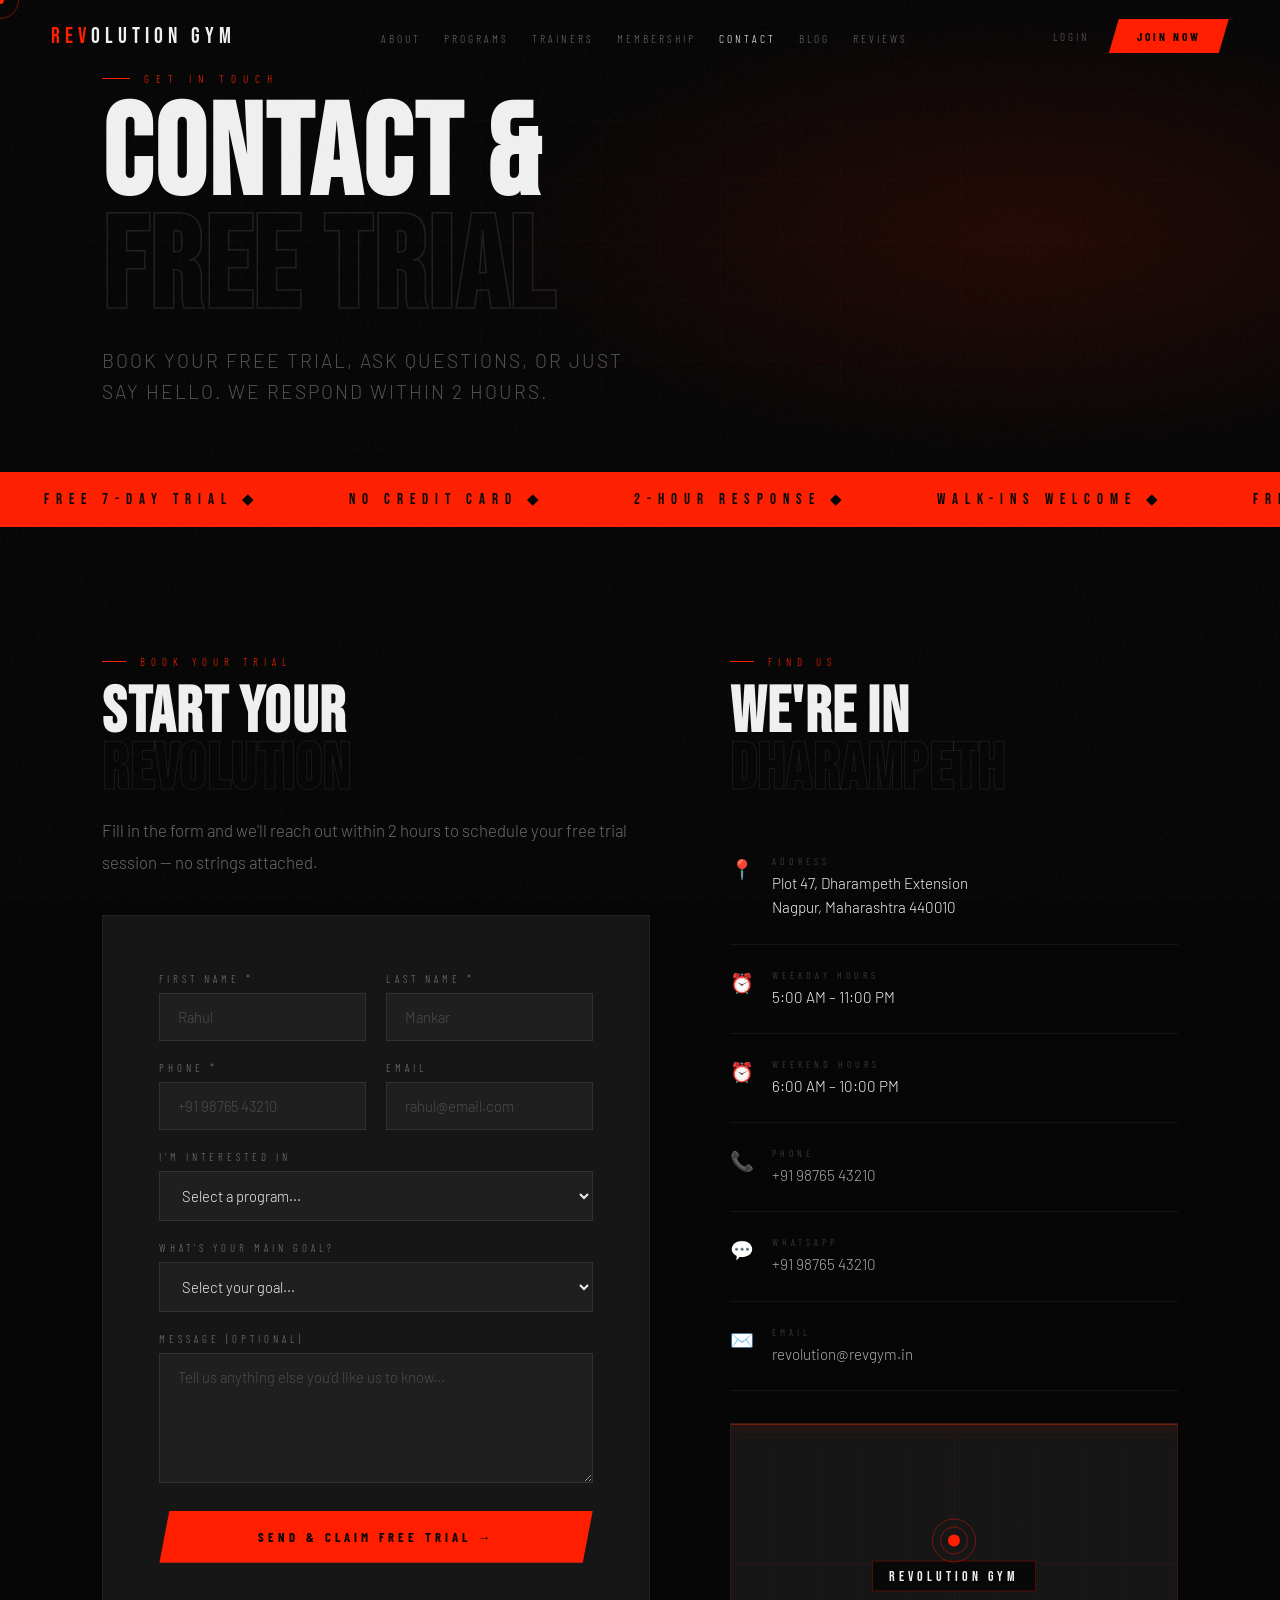
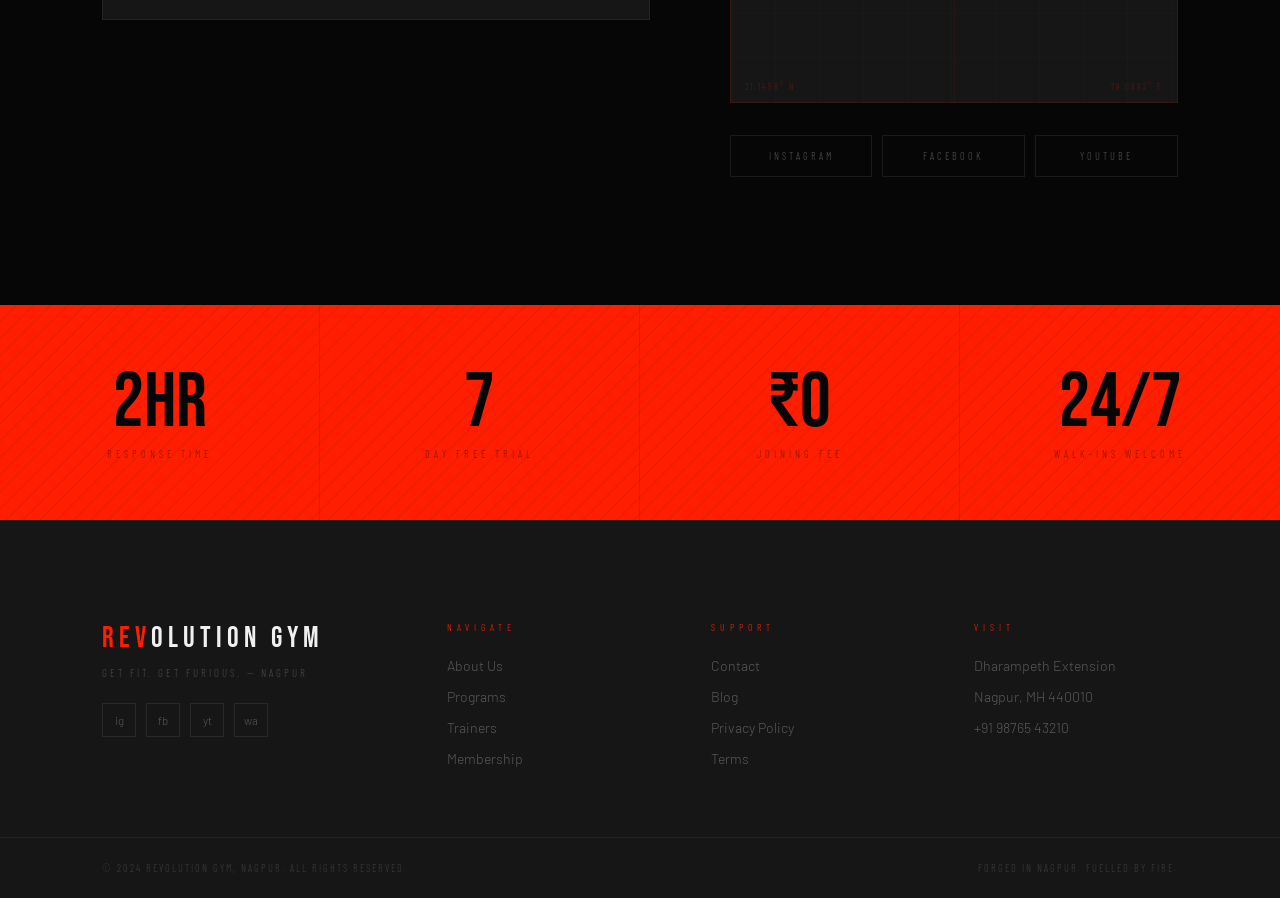
<file: contact.html>
<!DOCTYPE html>
<html lang="en">
<head>
<meta charset="UTF-8"><meta name="viewport" content="width=device-width,initial-scale=1">
<title>Contact & Free Trial — Revolution Gym Nagpur</title>
<link rel="stylesheet" href="style.css">
<style>
.contact-grid{display:grid;grid-template-columns:1.1fr .9fr;gap:clamp(40px,7vw,80px);align-items:start;}
.contact-form{background:var(--steel);border:1px solid rgba(255,255,255,.06);padding:clamp(28px,5vw,56px);}
.form-grid{display:grid;grid-template-columns:1fr 1fr;gap:20px;}
.form-grid .full{grid-column:1/-1;}
.form-submit{
  margin-top:8px;width:100%;
  font-family:'Barlow Condensed',sans-serif;
  font-size:.8rem;letter-spacing:4px;text-transform:uppercase;font-weight:700;
  background:var(--fire);color:var(--black);
  padding:18px;
  clip-path:polygon(10px 0%,100% 0%,calc(100% - 10px) 100%,0% 100%);
  transition:background .25s,transform .25s var(--ease-b);
}
.form-submit:hover{background:var(--ember);transform:translateY(-2px);}

.contact-info-block{display:flex;flex-direction:column;gap:0;}
.ci-item{
  padding:24px 0;border-bottom:1px solid rgba(255,255,255,.06);
  display:flex;gap:18px;align-items:flex-start;
}
.ci-icon{color:var(--fire);font-size:1.2rem;margin-top:2px;flex-shrink:0;}
.ci-key{font-family:'Barlow Condensed',sans-serif;font-size:.62rem;letter-spacing:4px;text-transform:uppercase;color:rgba(255,255,255,.25);}
.ci-val{font-size:.95rem;color:var(--white);margin-top:4px;line-height:1.6;}
.ci-val a{color:var(--chalk);transition:color .2s;}
.ci-val a:hover{color:var(--fire);}

/* map art */
.map-art{
  height:280px;background:var(--steel);border:1px solid rgba(255,31,0,.15);
  position:relative;overflow:hidden;margin-top:32px;
}
.map-art::before{content:'';position:absolute;inset:0;background:repeating-linear-gradient(0deg,rgba(255,31,0,.03) 0,rgba(255,31,0,.03) 1px,transparent 1px,transparent 44px),repeating-linear-gradient(90deg,rgba(255,31,0,.03) 0,rgba(255,31,0,.03) 1px,transparent 1px,transparent 44px);}
.map-ch{position:absolute;width:100%;height:1px;background:rgba(255,31,0,.07);top:50%;}
.map-cv{position:absolute;width:1px;height:100%;background:rgba(255,31,0,.07);left:50%;}
.map-pin{position:absolute;top:50%;left:50%;transform:translate(-50%,-50%);display:flex;flex-direction:column;align-items:center;}
.map-dot{width:12px;height:12px;background:var(--fire);border-radius:50%;position:relative;}
.map-dot::before,.map-dot::after{content:'';position:absolute;border-radius:50%;border:1px solid rgba(255,31,0,.4);animation:ripple 2.4s ease-out infinite;}
.map-dot::before{inset:-8px;}
.map-dot::after{inset:-16px;animation-delay:.8s;}
@keyframes ripple{0%{opacity:1;transform:scale(.8);}100%{opacity:0;transform:scale(2);}}
.map-tag{margin-top:14px;font-family:'Bebas Neue',sans-serif;font-size:.9rem;letter-spacing:4px;background:rgba(6,6,6,.85);border:1px solid rgba(255,31,0,.3);padding:6px 16px;}
.scan-l{position:absolute;left:0;right:0;height:1px;background:rgba(255,31,0,.4);box-shadow:0 0 14px 3px rgba(255,31,0,.15);animation:scanMap 3s ease-in-out infinite;}
@keyframes scanMap{0%,100%{top:0;opacity:0;}10%,90%{opacity:1;}0%{top:0;}100%{top:100%;}}

.social-row{display:flex;gap:10px;margin-top:32px;}
.soc-btn{
  flex:1;padding:14px;text-align:center;
  border:1px solid rgba(255,255,255,.08);
  font-family:'Barlow Condensed',sans-serif;
  font-size:.65rem;letter-spacing:3px;text-transform:uppercase;
  color:rgba(255,255,255,.3);
  transition:border-color .3s,color .3s,background .3s;
}
.soc-btn:hover{border-color:var(--fire);color:var(--fire);background:rgba(255,31,0,.07);}

/* success msg */
.form-success{
  display:none;text-align:center;padding:40px;
  font-family:'Bebas Neue',sans-serif;font-size:2rem;letter-spacing:2px;
  color:var(--fire);
}

@media(max-width:900px){.contact-grid{grid-template-columns:1fr;}.form-grid{grid-template-columns:1fr;}}
</style>
</head>
<body>
<div id="cur-dot"></div><div id="cur-ring"></div>
<canvas id="bg-canvas" style="position:fixed;inset:0;z-index:0;pointer-events:none;opacity:.5;"></canvas>

<nav>
  <a href="index.html" class="nav-logo"><em>REV</em>OLUTION GYM</a>
  <ul class="nav-links"><li><a href="about.html">About</a></li><li><a href="programs.html">Programs</a></li><li><a href="trainers.html">Trainers</a></li><li><a href="membership.html">Membership</a></li><li><a href="contact.html">Contact</a></li><li><a href="blog.html">Blog</a></li><li><a href="reviews.html">Reviews</a></li></ul>
  <div style="display:flex;align-items:center;gap:0;flex-shrink:0;"><a href="login.html" id="navLoginBtn" style="font-family:'Barlow Condensed',sans-serif;font-size:.7rem;letter-spacing:3px;text-transform:uppercase;color:rgba(255,255,255,.35);margin-right:20px;transition:color .2s;white-space:nowrap;" onmouseover="this.style.color='#FF1F00'" onmouseout="this.style.color='rgba(255,255,255,.35)'">Login</a><a href="join.html" class="nav-cta">Join Now</a>
  </div>
  <button class="nav-ham" aria-label="Menu"><span></span><span></span><span></span></button>
</nav>
<!-- Backdrop -->
<div class="nav-drawer-backdrop" id="navBackdrop" onclick="closeDrawer()"></div>

<!-- RIGHT SLIDE DRAWER -->
<nav class="nav-drawer" id="navDrawer">
  <div class="nav-drawer-header">
    <div class="nav-drawer-logo"><em>REV</em>OLUTION GYM</div>
    <button class="nav-drawer-close" onclick="closeDrawer()" aria-label="Close menu">×</button>
  </div>
  <ul>
    <li><a href="about.html">About Us</a></li>
    <li><a href="programs.html">Programs</a></li>
    <li><a href="trainers.html">Trainers</a></li>
    <li><a href="membership.html">Membership</a></li>
    <li><a href="contact.html">Contact</a></li>
    <li><a href="blog.html">Blog</a></li>
    <li><a href="reviews.html">Reviews</a></li>
  </ul>
  <div class="nav-drawer-footer">
    <a href="login.html" class="nav-drawer-signin" id="drawerSignIn">Sign In to My Account</a>
    <a href="join.html" class="nav-drawer-cta">Join Now — Free Trial</a>
  </div>
</nav>

<div class="page-hero">
  <div class="page-hero-bg"></div><div class="page-hero-grid"></div>
  <div class="page-hero-content">
    <p class="page-hero-eyebrow">Get In Touch</p>
    <h1 class="page-hero-title">CONTACT &<br><span class="ghost">FREE TRIAL</span></h1>
    <p class="page-hero-sub">Book your free trial, ask questions, or just say hello. We respond within 2 hours.</p>
  </div>
</div>

<div class="marquee"><div class="marquee-track"><span>FREE 7-DAY TRIAL ◆</span><span>NO CREDIT CARD ◆</span><span>2-HOUR RESPONSE ◆</span><span>WALK-INS WELCOME ◆</span><span>FREE 7-DAY TRIAL ◆</span><span>NO CREDIT CARD ◆</span><span>2-HOUR RESPONSE ◆</span><span>WALK-INS WELCOME ◆</span></div></div>

<section class="section pad" style="background:var(--black);">
  <div class="contact-grid">
    <!-- FORM -->
    <div data-r="left">
      <p class="s-label">Book Your Trial</p>
      <h2 class="s-title" style="font-size:clamp(2.5rem,5vw,4.5rem);">START YOUR<br><span class="ghost">REVOLUTION</span></h2>
      <p class="s-body" style="margin-top:16px;margin-bottom:36px;">Fill in the form and we'll reach out within 2 hours to schedule your free trial session — no strings attached.</p>
      <div class="contact-form">
        <form id="contactForm" onsubmit="handleSubmit(event)">
          <div class="form-grid">
            <div class="form-group"><label class="form-label">First Name *</label><input type="text" class="form-input" placeholder="Rahul" required></div>
            <div class="form-group"><label class="form-label">Last Name *</label><input type="text" class="form-input" placeholder="Mankar" required></div>
            <div class="form-group"><label class="form-label">Phone *</label><input type="tel" class="form-input" placeholder="+91 98765 43210" required></div>
            <div class="form-group"><label class="form-label">Email</label><input type="email" class="form-input" placeholder="rahul@email.com"></div>
            <div class="form-group full"><label class="form-label">I'm interested in</label>
              <select class="form-select">
                <option value="">Select a program...</option>
                <option>Free Trial — General Access</option>
                <option>Strength & Power</option>
                <option>HIIT & Burn</option>
                <option>MMA & Combat</option>
                <option>Yoga & Recovery</option>
                <option>Personal Training</option>
                <option>Membership Plan Info</option>
              </select>
            </div>
            <div class="form-group full"><label class="form-label">What's your main goal?</label><select class="form-select"><option value="">Select your goal...</option><option>Lose Weight / Fat Loss</option><option>Build Muscle / Bulk</option><option>Improve Fitness / Cardio</option><option>Learn Combat Sport</option><option>General Health & Wellbeing</option><option>Athletic Performance</option></select></div>
            <div class="form-group full"><label class="form-label">Message (optional)</label><textarea class="form-textarea" placeholder="Tell us anything else you'd like us to know..."></textarea></div>
            <div class="full"><button type="submit" class="form-submit">Send & Claim Free Trial →</button></div>
          </div>
        </form>
        <div class="form-success" id="formSuccess">
          🔥 WE'VE GOT YOUR REQUEST!<br>
          <span style="font-size:1rem;font-family:'Barlow',sans-serif;color:rgba(255,255,255,.5);font-weight:300;">Our team will call you within 2 hours to confirm your free trial.</span>
        </div>
      </div>
    </div>

    <!-- INFO -->
    <div data-r="right">
      <p class="s-label">Find Us</p>
      <h2 class="s-title" style="font-size:clamp(2.5rem,5vw,4rem);">WE'RE IN<br><span class="ghost">DHARAMPETH</span></h2>
      <div class="contact-info-block" style="margin-top:32px;">
        <div class="ci-item"><div class="ci-icon">📍</div><div><div class="ci-key">Address</div><div class="ci-val">Plot 47, Dharampeth Extension<br>Nagpur, Maharashtra 440010</div></div></div>
        <div class="ci-item"><div class="ci-icon">⏰</div><div><div class="ci-key">Weekday Hours</div><div class="ci-val">5:00 AM – 11:00 PM</div></div></div>
        <div class="ci-item"><div class="ci-icon">⏰</div><div><div class="ci-key">Weekend Hours</div><div class="ci-val">6:00 AM – 10:00 PM</div></div></div>
        <div class="ci-item"><div class="ci-icon">📞</div><div><div class="ci-key">Phone</div><div class="ci-val"><a href="tel:+919876543210">+91 98765 43210</a></div></div></div>
        <div class="ci-item"><div class="ci-icon">💬</div><div><div class="ci-key">WhatsApp</div><div class="ci-val"><a href="https://wa.me/919876543210">+91 98765 43210</a></div></div></div>
        <div class="ci-item"><div class="ci-icon">✉️</div><div><div class="ci-key">Email</div><div class="ci-val"><a href="mailto:revolution@revgym.in">revolution@revgym.in</a></div></div></div>
      </div>
      <div class="map-art">
        <div class="map-ch"></div><div class="map-cv"></div>
        <div class="scan-l"></div>
        <div class="map-pin">
          <div class="map-dot"></div>
          <div class="map-tag">Revolution Gym</div>
        </div>
        <span style="position:absolute;bottom:10px;left:14px;font-family:'Barlow Condensed',sans-serif;font-size:.55rem;letter-spacing:2px;color:rgba(255,31,0,.3);">21.1458° N</span>
        <span style="position:absolute;bottom:10px;right:14px;font-family:'Barlow Condensed',sans-serif;font-size:.55rem;letter-spacing:2px;color:rgba(255,31,0,.3);">79.0882° E</span>
      </div>
      <div class="social-row">
        <a href="#" class="soc-btn">Instagram</a>
        <a href="#" class="soc-btn">Facebook</a>
        <a href="#" class="soc-btn">YouTube</a>
      </div>
    </div>
  </div>
</section>

<!-- STATS -->
<div class="fire-band">
  <div class="fire-band-grid">
    <div class="fire-stat"><div class="fire-num">2hr</div><div class="fire-label">Response Time</div></div>
    <div class="fire-stat"><div class="fire-num">7</div><div class="fire-label">Day Free Trial</div></div>
    <div class="fire-stat"><div class="fire-num">₹0</div><div class="fire-label">Joining Fee</div></div>
    <div class="fire-stat"><div class="fire-num">24/7</div><div class="fire-label">Walk-ins Welcome</div></div>
  </div>
</div>

<footer>
  <div class="footer-main">
    <div><div class="footer-brand-name"><em>REV</em>OLUTION GYM</div><p class="footer-tagline">Get Fit. Get Furious. — Nagpur</p><div class="footer-socials"><a href="#" class="fsoc">ig</a><a href="#" class="fsoc">fb</a><a href="#" class="fsoc">yt</a><a href="#" class="fsoc">wa</a></div></div>
    <div class="footer-col"><div class="footer-col-h">Navigate</div><ul><li><a href="about.html">About Us</a></li><li><a href="programs.html">Programs</a></li><li><a href="trainers.html">Trainers</a></li><li><a href="membership.html">Membership</a></li></ul></div>
    <div class="footer-col"><div class="footer-col-h">Support</div><ul><li><a href="contact.html">Contact</a></li><li><a href="blog.html">Blog</a></li><li><a href="#">Privacy Policy</a></li><li><a href="#">Terms</a></li></ul></div>
    <div class="footer-col"><div class="footer-col-h">Visit</div><ul><li><a href="#">Dharampeth Extension</a></li><li><a href="#">Nagpur, MH 440010</a></li><li><a href="tel:+919876543210">+91 98765 43210</a></li></ul></div>
  </div>
  <div class="footer-bottom"><span>© 2024 Revolution Gym, Nagpur. All Rights Reserved.</span><span>Forged in Nagpur. Fuelled by Fire.</span></div>
</footer>
<script src="main.js"></script>
<script>
function handleSubmit(e){
  e.preventDefault();
  document.getElementById('contactForm').style.display='none';
  const s=document.getElementById('formSuccess');
  s.style.display='block';
  s.style.animation='fadeIn 0.5s forwards';
}
</script>
</body>
</html>
</file>
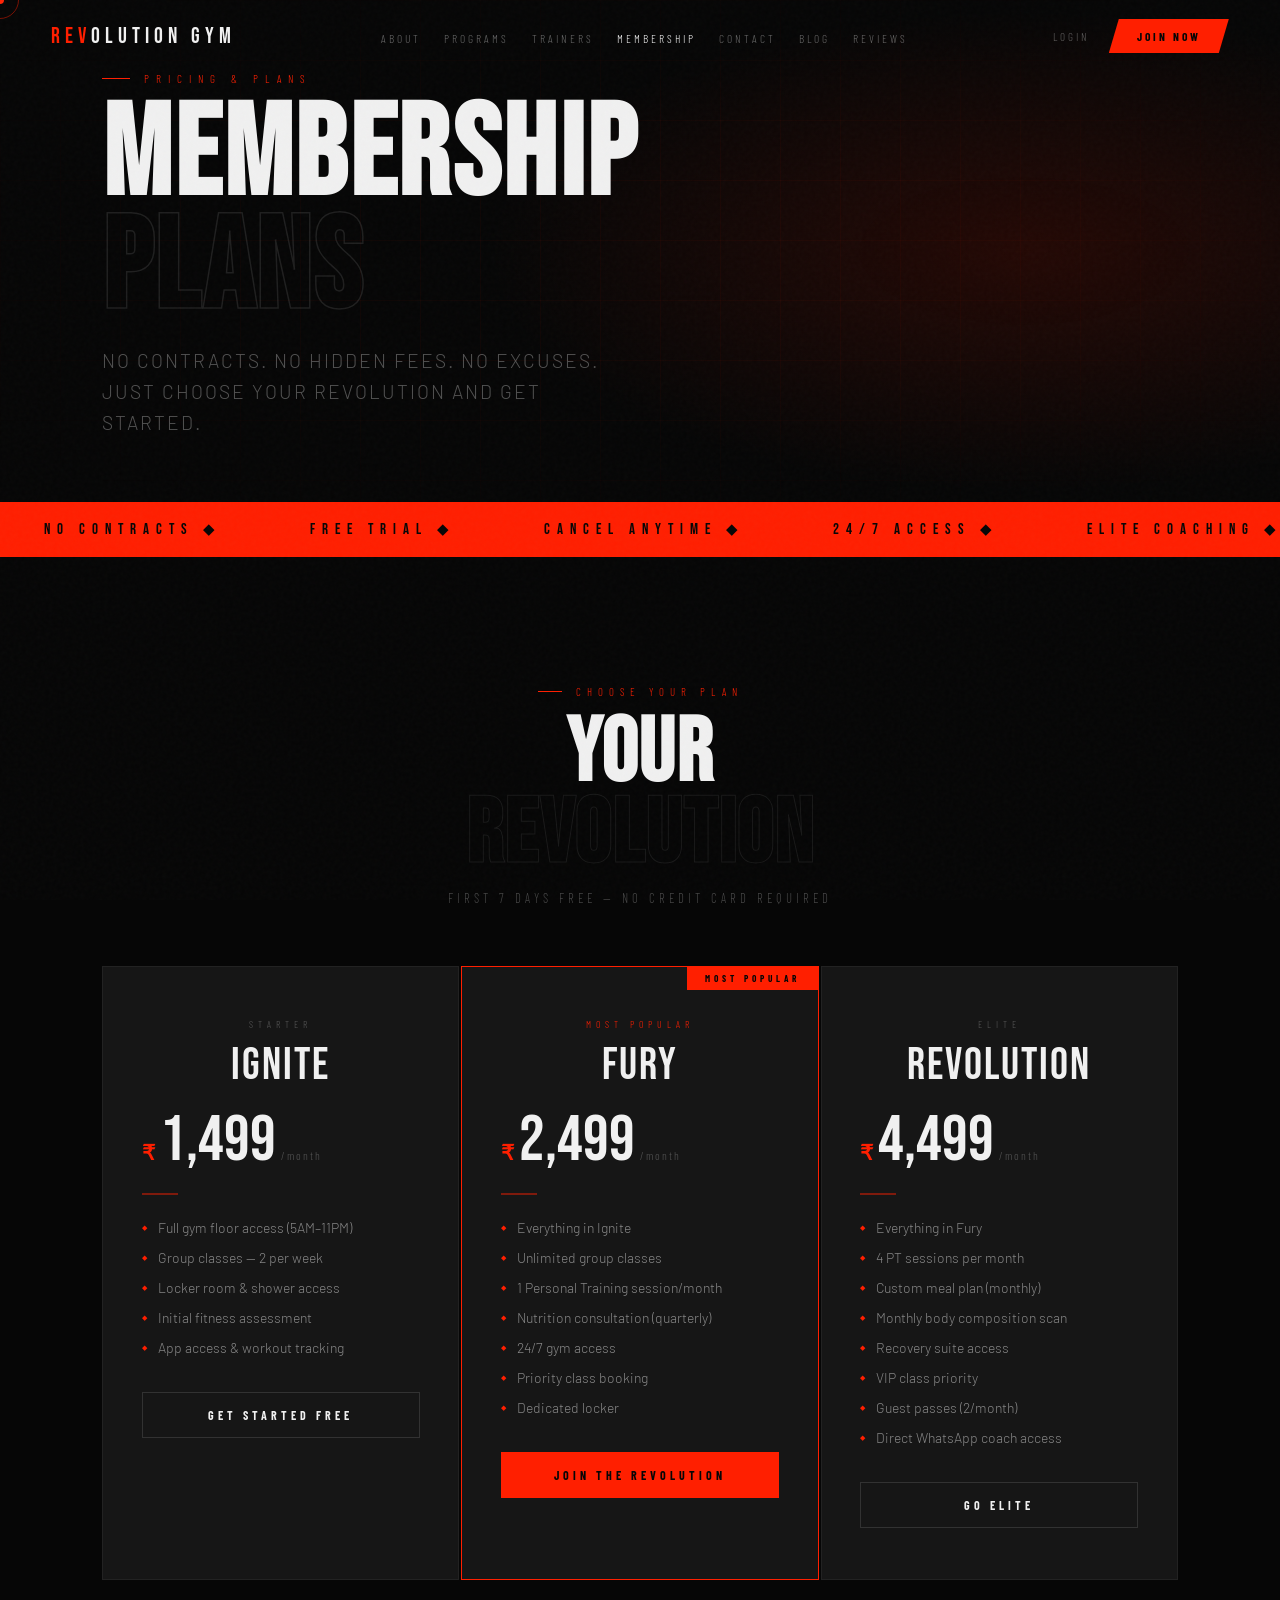
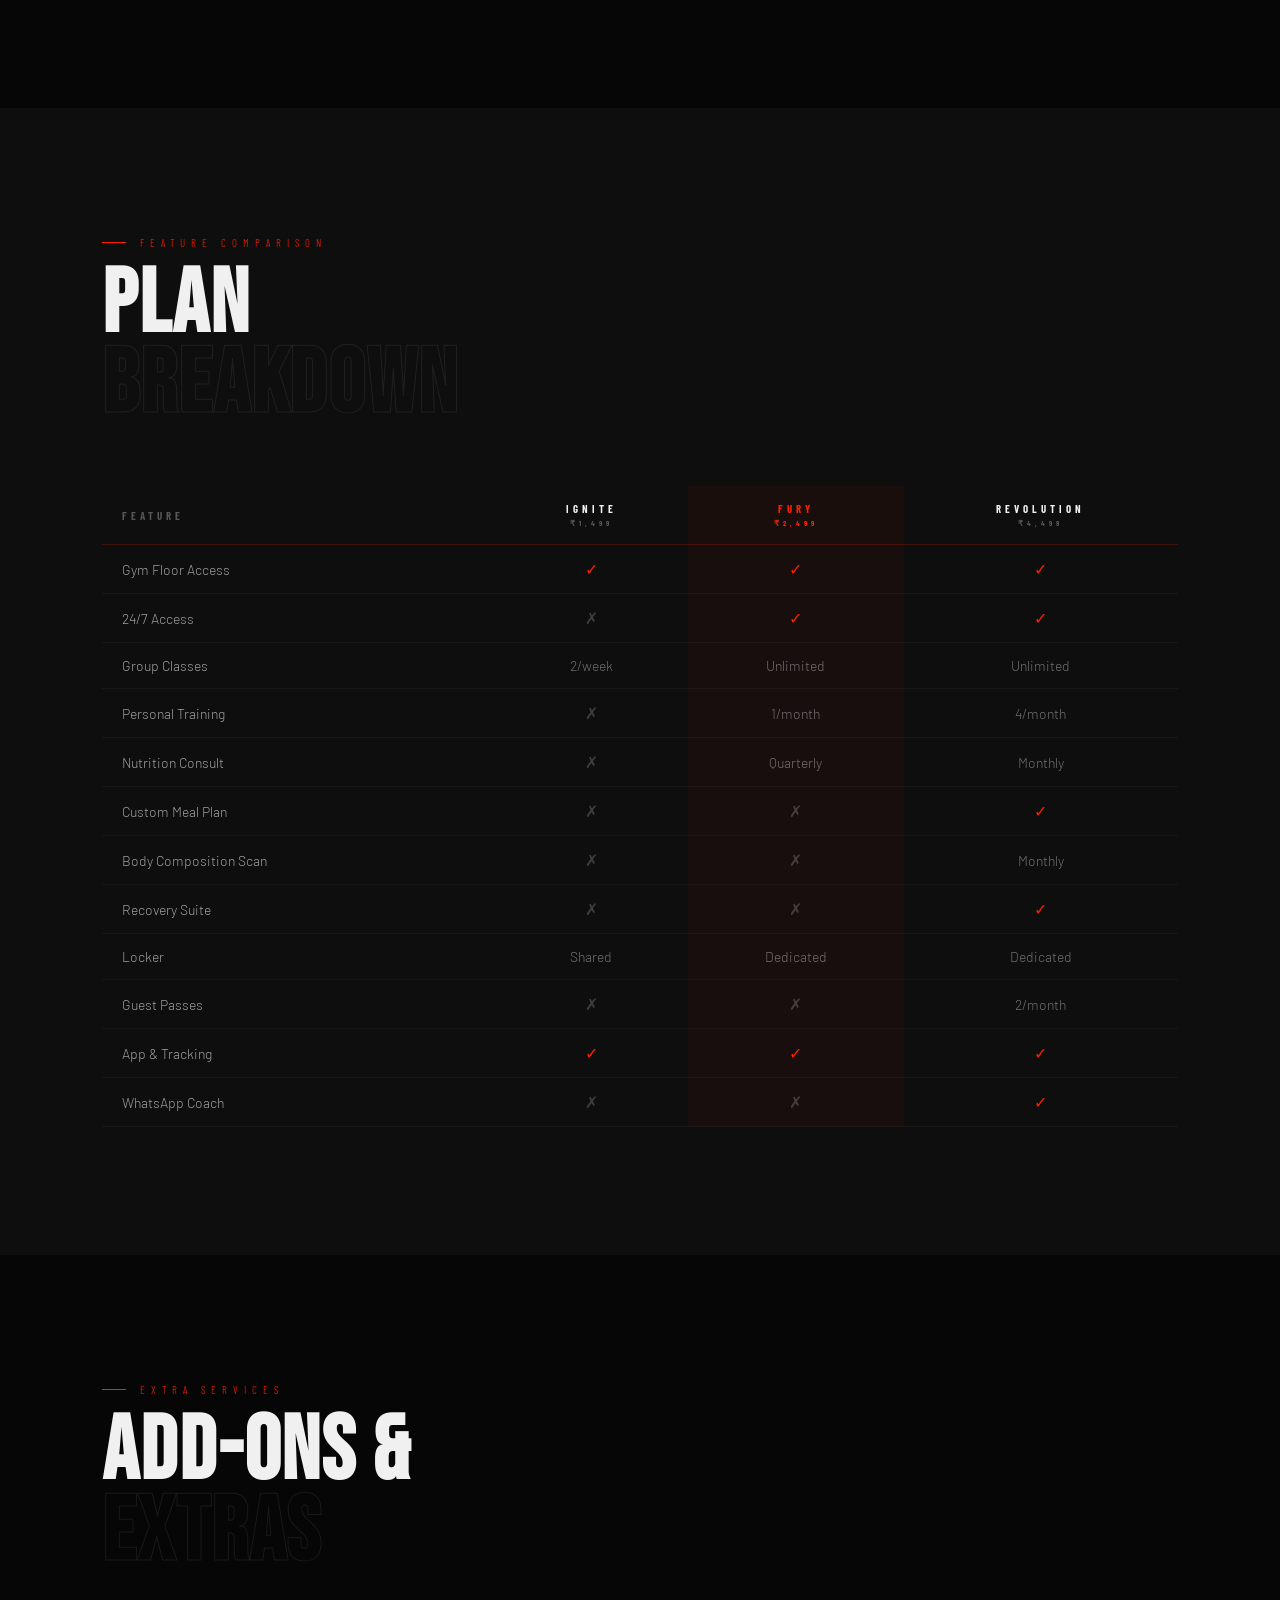
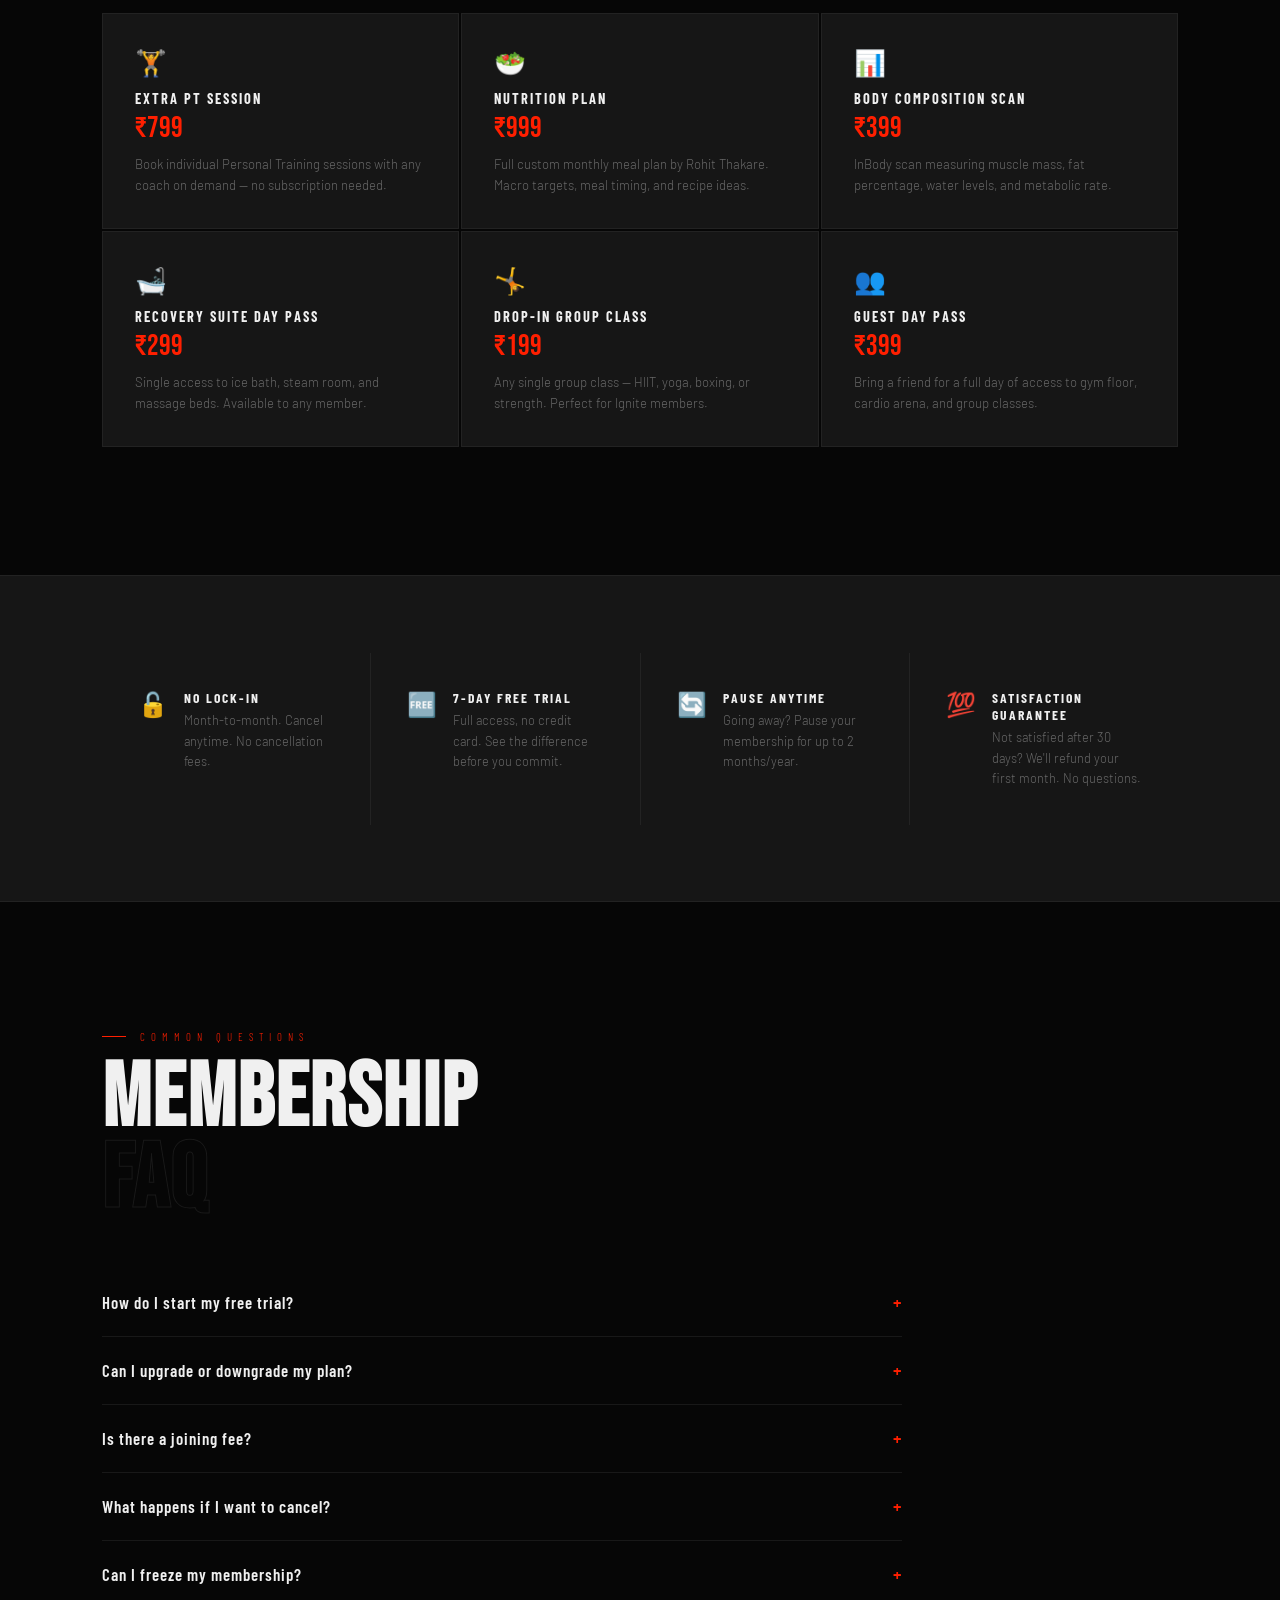
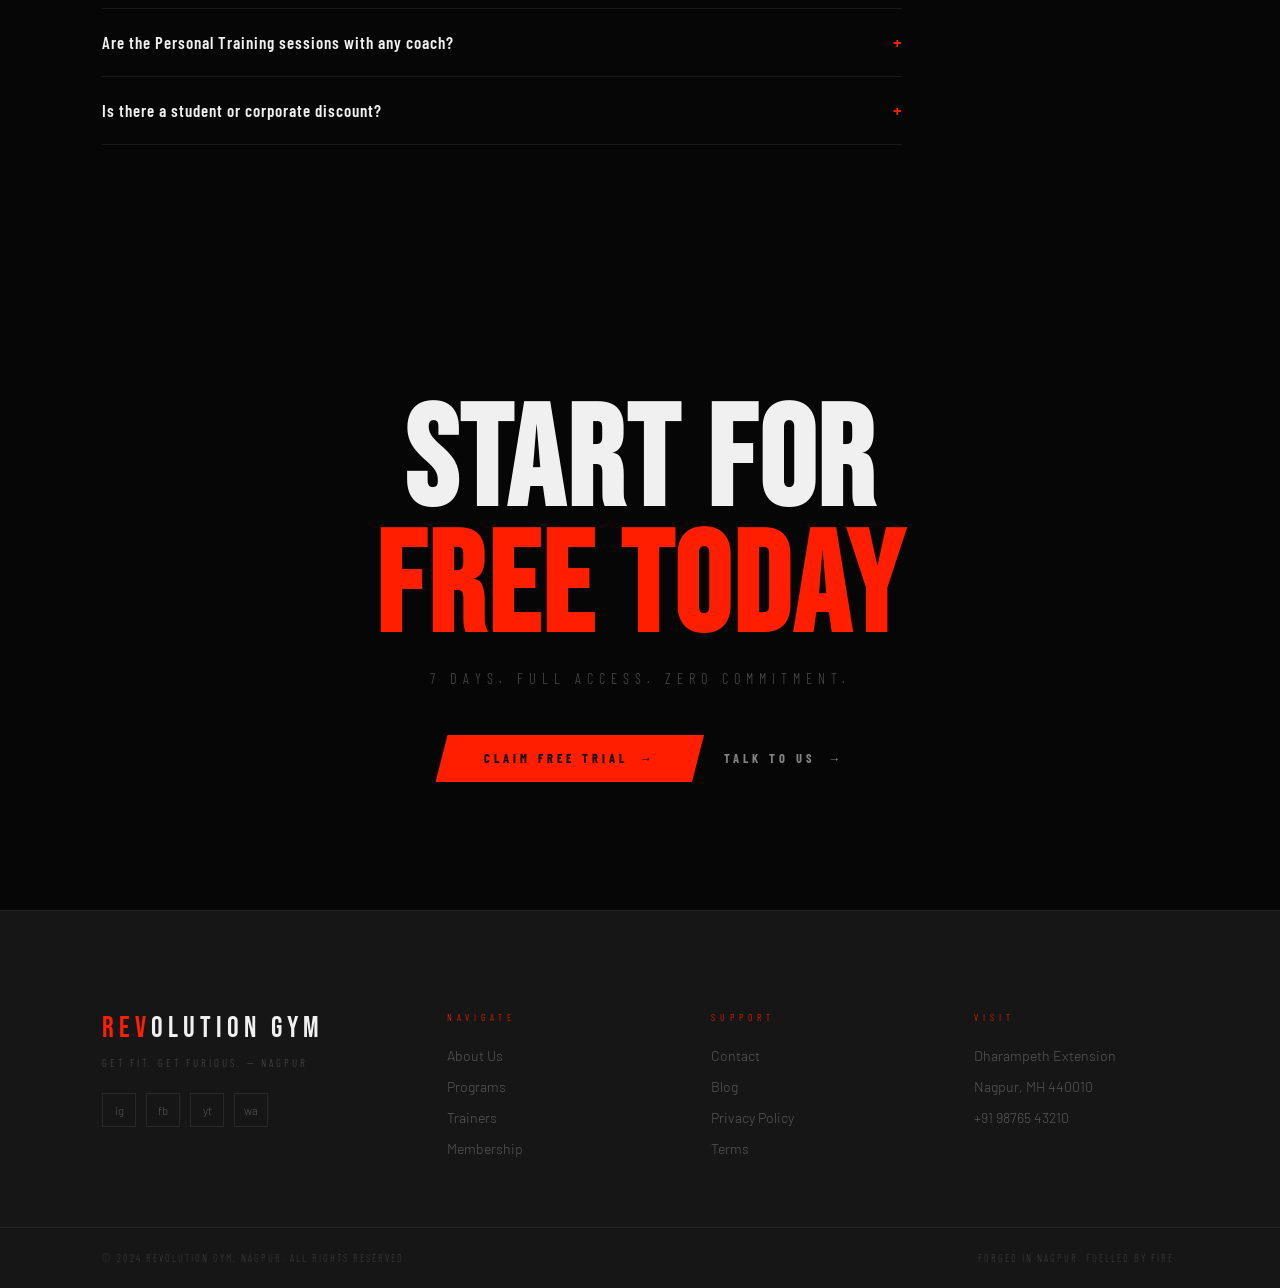
<file: membership.html>
<!DOCTYPE html>
<html lang="en">
<head>
<meta charset="UTF-8"><meta name="viewport" content="width=device-width,initial-scale=1">
<title>Membership — Revolution Gym Nagpur</title>
<link rel="stylesheet" href="style.css">
<style>
.compare-table{width:100%;border-collapse:collapse;margin-top:60px;}
.compare-table thead th{padding:16px 20px;text-align:center;font-family:'Barlow Condensed',sans-serif;font-size:.68rem;letter-spacing:4px;text-transform:uppercase;border-bottom:1px solid rgba(255,31,0,.2);}
.compare-table thead th:first-child{text-align:left;color:rgba(255,255,255,.3);}
.compare-table thead .hot-col{color:var(--fire);background:rgba(255,31,0,.05);}
.compare-table tbody tr{border-bottom:1px solid rgba(255,255,255,.04);}
.compare-table tbody tr:hover td{background:rgba(255,31,0,.03);}
.compare-table tbody td{padding:14px 20px;font-size:.87rem;color:rgba(255,255,255,.4);text-align:center;}
.compare-table tbody td:first-child{text-align:left;color:rgba(255,255,255,.6);}
.compare-table .hot-col{background:rgba(255,31,0,.04);}
.tick{color:var(--fire);font-size:1rem;}
.cross{color:rgba(255,255,255,.2);font-size:1rem;}

.add-ons-grid{display:grid;grid-template-columns:repeat(3,1fr);gap:2px;margin-top:40px;}
.add-on{background:var(--steel);border:1px solid rgba(255,255,255,.05);padding:clamp(20px,3vw,32px);transition:border-color .3s;}
.add-on:hover{border-color:rgba(255,31,0,.25);}
.ao-icon{font-size:1.6rem;margin-bottom:12px;}
.ao-name{font-family:'Barlow Condensed',sans-serif;font-size:.9rem;letter-spacing:2px;text-transform:uppercase;font-weight:700;margin-bottom:4px;}
.ao-price{font-family:'Bebas Neue',sans-serif;font-size:1.8rem;color:var(--fire);margin-bottom:8px;}
.ao-desc{font-size:.82rem;color:rgba(255,255,255,.35);line-height:1.6;}

.trust-strip{display:flex;gap:0;flex-wrap:wrap;}
.trust-item{
  flex:1;min-width:200px;
  padding:clamp(20px,3vw,36px);
  border-right:1px solid rgba(255,255,255,.06);
  display:flex;gap:16px;align-items:flex-start;
}
.trust-item:last-child{border-right:none;}
.trust-icon{font-size:1.5rem;flex-shrink:0;}
.trust-title{font-family:'Barlow Condensed',sans-serif;font-size:.85rem;letter-spacing:2px;text-transform:uppercase;font-weight:700;margin-bottom:4px;}
.trust-desc{font-size:.8rem;color:rgba(255,255,255,.35);line-height:1.6;}

@media(max-width:900px){.add-ons-grid{grid-template-columns:repeat(2,1fr);}.trust-strip{flex-direction:column;}.trust-item{border-right:none;border-bottom:1px solid rgba(255,255,255,.06);}}
@media(max-width:600px){.add-ons-grid{grid-template-columns:1fr;}}
</style>
</head>
<body>
<div id="cur-dot"></div><div id="cur-ring"></div>
<canvas id="bg-canvas" style="position:fixed;inset:0;z-index:0;pointer-events:none;opacity:.5;"></canvas>

<nav>
  <a href="index.html" class="nav-logo"><em>REV</em>OLUTION GYM</a>
  <ul class="nav-links"><li><a href="about.html">About</a></li><li><a href="programs.html">Programs</a></li><li><a href="trainers.html">Trainers</a></li><li><a href="membership.html">Membership</a></li><li><a href="contact.html">Contact</a></li><li><a href="blog.html">Blog</a></li><li><a href="reviews.html">Reviews</a></li></ul>
  <div style="display:flex;align-items:center;gap:0;flex-shrink:0;"><a href="login.html" id="navLoginBtn" style="font-family:'Barlow Condensed',sans-serif;font-size:.7rem;letter-spacing:3px;text-transform:uppercase;color:rgba(255,255,255,.35);margin-right:20px;transition:color .2s;white-space:nowrap;" onmouseover="this.style.color='#FF1F00'" onmouseout="this.style.color='rgba(255,255,255,.35)'">Login</a><a href="join.html" class="nav-cta">Join Now</a>
  </div>
  <button class="nav-ham" aria-label="Menu"><span></span><span></span><span></span></button>
</nav>
<!-- Backdrop -->
<div class="nav-drawer-backdrop" id="navBackdrop" onclick="closeDrawer()"></div>

<!-- RIGHT SLIDE DRAWER -->
<nav class="nav-drawer" id="navDrawer">
  <div class="nav-drawer-header">
    <div class="nav-drawer-logo"><em>REV</em>OLUTION GYM</div>
    <button class="nav-drawer-close" onclick="closeDrawer()" aria-label="Close menu">×</button>
  </div>
  <ul>
    <li><a href="about.html">About Us</a></li>
    <li><a href="programs.html">Programs</a></li>
    <li><a href="trainers.html">Trainers</a></li>
    <li><a href="membership.html">Membership</a></li>
    <li><a href="contact.html">Contact</a></li>
    <li><a href="blog.html">Blog</a></li>
    <li><a href="reviews.html">Reviews</a></li>
  </ul>
  <div class="nav-drawer-footer">
    <a href="login.html" class="nav-drawer-signin" id="drawerSignIn">Sign In to My Account</a>
    <a href="join.html" class="nav-drawer-cta">Join Now — Free Trial</a>
  </div>
</nav>

<div class="page-hero">
  <div class="page-hero-bg"></div><div class="page-hero-grid"></div>
  <div class="page-hero-content">
    <p class="page-hero-eyebrow">Pricing & Plans</p>
    <h1 class="page-hero-title">MEMBERSHIP<br><span class="ghost">PLANS</span></h1>
    <p class="page-hero-sub">No contracts. No hidden fees. No excuses. Just choose your revolution and get started.</p>
  </div>
</div>

<div class="marquee"><div class="marquee-track"><span>NO CONTRACTS ◆</span><span>FREE TRIAL ◆</span><span>CANCEL ANYTIME ◆</span><span>24/7 ACCESS ◆</span><span>ELITE COACHING ◆</span><span>NO CONTRACTS ◆</span><span>FREE TRIAL ◆</span><span>CANCEL ANYTIME ◆</span><span>24/7 ACCESS ◆</span><span>ELITE COACHING ◆</span></div></div>

<!-- PLANS -->
<section class="section pad" style="background:var(--black);text-align:center;">
  <p class="s-label" style="justify-content:center;" data-r="up">Choose Your Plan</p>
  <h2 class="s-title" data-r="up" data-d="80" style="text-align:center;">YOUR<br><span class="ghost">REVOLUTION</span></h2>
  <p style="font-family:'Barlow Condensed',sans-serif;font-size:.8rem;letter-spacing:4px;text-transform:uppercase;color:rgba(255,255,255,.25);margin-top:14px;" data-r="up" data-d="140">First 7 days free — no credit card required</p>
  <div class="plans-grid">
    <div class="plan" data-r="up" data-d="0">
      <div class="plan-tier">Starter</div>
      <div class="plan-name">Ignite</div>
      <div class="plan-price"><span class="plan-cur">₹</span><span class="plan-amt">1,499</span><span class="plan-per">/month</span></div>
      <div class="plan-rule"></div>
      <ul class="plan-feats">
        <li>Full gym floor access (5AM–11PM)</li>
        <li>Group classes — 2 per week</li>
        <li>Locker room & shower access</li>
        <li>Initial fitness assessment</li>
        <li>App access & workout tracking</li>
      </ul>
      <a href="contact.html" class="plan-btn">Get Started Free</a>
    </div>
    <div class="plan hot" data-r="up" data-d="120">
      <div class="plan-tier">Most Popular</div>
      <div class="plan-name">Fury</div>
      <div class="plan-price"><span class="plan-cur">₹</span><span class="plan-amt">2,499</span><span class="plan-per">/month</span></div>
      <div class="plan-rule"></div>
      <ul class="plan-feats">
        <li>Everything in Ignite</li>
        <li>Unlimited group classes</li>
        <li>1 Personal Training session/month</li>
        <li>Nutrition consultation (quarterly)</li>
        <li>24/7 gym access</li>
        <li>Priority class booking</li>
        <li>Dedicated locker</li>
      </ul>
      <a href="contact.html" class="plan-btn">Join The Revolution</a>
    </div>
    <div class="plan" data-r="up" data-d="240">
      <div class="plan-tier">Elite</div>
      <div class="plan-name">Revolution</div>
      <div class="plan-price"><span class="plan-cur">₹</span><span class="plan-amt">4,499</span><span class="plan-per">/month</span></div>
      <div class="plan-rule"></div>
      <ul class="plan-feats">
        <li>Everything in Fury</li>
        <li>4 PT sessions per month</li>
        <li>Custom meal plan (monthly)</li>
        <li>Monthly body composition scan</li>
        <li>Recovery suite access</li>
        <li>VIP class priority</li>
        <li>Guest passes (2/month)</li>
        <li>Direct WhatsApp coach access</li>
      </ul>
      <a href="contact.html" class="plan-btn">Go Elite</a>
    </div>
  </div>
</section>

<!-- COMPARISON TABLE -->
<section class="section pad" style="background:var(--ink);">
  <p class="s-label" data-r="up">Feature Comparison</p>
  <h2 class="s-title" data-r="up" data-d="80">PLAN<br><span class="ghost">BREAKDOWN</span></h2>
  <div style="overflow-x:auto;" data-r="up" data-d="160">
    <table class="compare-table">
      <thead><tr><th>Feature</th><th>Ignite<br><small style="font-size:.7em;color:rgba(255,255,255,.3);">₹1,499</small></th><th class="hot-col">Fury<br><small style="font-size:.7em;color:var(--fire);">₹2,499</small></th><th>Revolution<br><small style="font-size:.7em;color:rgba(255,255,255,.3);">₹4,499</small></th></tr></thead>
      <tbody>
        <tr><td>Gym Floor Access</td><td><span class="tick">✓</span></td><td class="hot-col"><span class="tick">✓</span></td><td><span class="tick">✓</span></td></tr>
        <tr><td>24/7 Access</td><td><span class="cross">✗</span></td><td class="hot-col"><span class="tick">✓</span></td><td><span class="tick">✓</span></td></tr>
        <tr><td>Group Classes</td><td>2/week</td><td class="hot-col">Unlimited</td><td>Unlimited</td></tr>
        <tr><td>Personal Training</td><td><span class="cross">✗</span></td><td class="hot-col">1/month</td><td>4/month</td></tr>
        <tr><td>Nutrition Consult</td><td><span class="cross">✗</span></td><td class="hot-col">Quarterly</td><td>Monthly</td></tr>
        <tr><td>Custom Meal Plan</td><td><span class="cross">✗</span></td><td class="hot-col"><span class="cross">✗</span></td><td><span class="tick">✓</span></td></tr>
        <tr><td>Body Composition Scan</td><td><span class="cross">✗</span></td><td class="hot-col"><span class="cross">✗</span></td><td>Monthly</td></tr>
        <tr><td>Recovery Suite</td><td><span class="cross">✗</span></td><td class="hot-col"><span class="cross">✗</span></td><td><span class="tick">✓</span></td></tr>
        <tr><td>Locker</td><td>Shared</td><td class="hot-col">Dedicated</td><td>Dedicated</td></tr>
        <tr><td>Guest Passes</td><td><span class="cross">✗</span></td><td class="hot-col"><span class="cross">✗</span></td><td>2/month</td></tr>
        <tr><td>App & Tracking</td><td><span class="tick">✓</span></td><td class="hot-col"><span class="tick">✓</span></td><td><span class="tick">✓</span></td></tr>
        <tr><td>WhatsApp Coach</td><td><span class="cross">✗</span></td><td class="hot-col"><span class="cross">✗</span></td><td><span class="tick">✓</span></td></tr>
      </tbody>
    </table>
  </div>
</section>

<!-- ADD-ONS -->
<section class="section pad" style="background:var(--black);">
  <p class="s-label" data-r="up">Extra Services</p>
  <h2 class="s-title" data-r="up" data-d="80">ADD-ONS &<br><span class="ghost">EXTRAS</span></h2>
  <div class="add-ons-grid">
    <div class="add-on" data-r="up" data-d="0"><div class="ao-icon">🏋️</div><div class="ao-name">Extra PT Session</div><div class="ao-price">₹799</div><p class="ao-desc">Book individual Personal Training sessions with any coach on demand — no subscription needed.</p></div>
    <div class="add-on" data-r="up" data-d="60"><div class="ao-icon">🥗</div><div class="ao-name">Nutrition Plan</div><div class="ao-price">₹999</div><p class="ao-desc">Full custom monthly meal plan by Rohit Thakare. Macro targets, meal timing, and recipe ideas.</p></div>
    <div class="add-on" data-r="up" data-d="120"><div class="ao-icon">📊</div><div class="ao-name">Body Composition Scan</div><div class="ao-price">₹399</div><p class="ao-desc">InBody scan measuring muscle mass, fat percentage, water levels, and metabolic rate.</p></div>
    <div class="add-on" data-r="up" data-d="40"><div class="ao-icon">🛁</div><div class="ao-name">Recovery Suite Day Pass</div><div class="ao-price">₹299</div><p class="ao-desc">Single access to ice bath, steam room, and massage beds. Available to any member.</p></div>
    <div class="add-on" data-r="up" data-d="100"><div class="ao-icon">🤸</div><div class="ao-name">Drop-in Group Class</div><div class="ao-price">₹199</div><p class="ao-desc">Any single group class — HIIT, yoga, boxing, or strength. Perfect for Ignite members.</p></div>
    <div class="add-on" data-r="up" data-d="160"><div class="ao-icon">👥</div><div class="ao-name">Guest Day Pass</div><div class="ao-price">₹399</div><p class="ao-desc">Bring a friend for a full day of access to gym floor, cardio arena, and group classes.</p></div>
  </div>
</section>

<!-- TRUST -->
<section class="section pad-sm" style="background:var(--steel);border-top:1px solid rgba(255,255,255,.05);border-bottom:1px solid rgba(255,255,255,.05);">
  <div class="trust-strip" data-r="up">
    <div class="trust-item"><div class="trust-icon">🔓</div><div><div class="trust-title">No Lock-in</div><p class="trust-desc">Month-to-month. Cancel anytime. No cancellation fees.</p></div></div>
    <div class="trust-item"><div class="trust-icon">🆓</div><div><div class="trust-title">7-Day Free Trial</div><p class="trust-desc">Full access, no credit card. See the difference before you commit.</p></div></div>
    <div class="trust-item"><div class="trust-icon">🔄</div><div><div class="trust-title">Pause Anytime</div><p class="trust-desc">Going away? Pause your membership for up to 2 months/year.</p></div></div>
    <div class="trust-item"><div class="trust-icon">💯</div><div><div class="trust-title">Satisfaction Guarantee</div><p class="trust-desc">Not satisfied after 30 days? We'll refund your first month. No questions.</p></div></div>
  </div>
</section>

<!-- FAQ -->
<section class="section pad" style="background:var(--black);">
  <p class="s-label" data-r="up">Common Questions</p>
  <h2 class="s-title" data-r="up" data-d="80">MEMBERSHIP<br><span class="ghost">FAQ</span></h2>
  <div style="margin-top:48px;max-width:800px;" data-r="up" data-d="160">
    <div class="faq-item"><button class="faq-q">How do I start my free trial? <span class="faq-icon">+</span></button><div class="faq-a"><p>Fill out the contact form on our Contact page or walk in to our Dharampeth branch. We'll set you up with full access immediately — no credit card or payment details required for the first 7 days.</p></div></div>
    <div class="faq-item"><button class="faq-q">Can I upgrade or downgrade my plan? <span class="faq-icon">+</span></button><div class="faq-a"><p>Absolutely. You can switch between Ignite, Fury, and Revolution at any time. Upgrades are effective immediately. Downgrades take effect on your next billing cycle.</p></div></div>
    <div class="faq-item"><button class="faq-q">Is there a joining fee? <span class="faq-icon">+</span></button><div class="faq-a"><p>No joining fee. No registration fee. The monthly plan price is all you pay. We believe in transparent, honest pricing.</p></div></div>
    <div class="faq-item"><button class="faq-q">What happens if I want to cancel? <span class="faq-icon">+</span></button><div class="faq-a"><p>Simply inform us in writing (WhatsApp or email) at least 7 days before your next billing date. No penalty. No hassle. We'll sort it immediately.</p></div></div>
    <div class="faq-item"><button class="faq-q">Can I freeze my membership? <span class="faq-icon">+</span></button><div class="faq-a"><p>Yes. Members can freeze their membership for up to 2 months per calendar year — for travel, injury, or any other reason. A nominal freeze fee of ₹199/month applies during the frozen period.</p></div></div>
    <div class="faq-item"><button class="faq-q">Are the Personal Training sessions with any coach? <span class="faq-icon">+</span></button><div class="faq-a"><p>Yes — you can choose your PT coach based on your goals and schedule. Fury members get 1 session/month with any coach. Revolution members get 4 sessions, and can split across different specialists.</p></div></div>
    <div class="faq-item"><button class="faq-q">Is there a student or corporate discount? <span class="faq-icon">+</span></button><div class="faq-a"><p>Yes! Students with valid ID get 15% off any plan. Corporate packages are available for teams of 5 or more. Contact us for custom rates.</p></div></div>
  </div>
</section>

<!-- CTA -->
<section class="section pad cta-section">
  <div class="cta-ring"></div><div class="cta-ring"></div><div class="cta-ring"></div>
  <div class="cta-inner">
    <h2 class="cta-h" data-r="up">START FOR<br><span style="color:var(--fire)">FREE TODAY</span></h2>
    <p class="cta-sub" data-r="up" data-d="100">7 days. Full access. Zero commitment.</p>
    <div class="cta-btns" data-r="up" data-d="200">
      <a href="contact.html" class="btn btn-fire">Claim Free Trial <span class="arr">→</span></a>
      <a href="contact.html" class="btn btn-ghost">Talk to Us <span class="arr">→</span></a>
    </div>
  </div>
</section>

<footer>
  <div class="footer-main">
    <div><div class="footer-brand-name"><em>REV</em>OLUTION GYM</div><p class="footer-tagline">Get Fit. Get Furious. — Nagpur</p><div class="footer-socials"><a href="#" class="fsoc">ig</a><a href="#" class="fsoc">fb</a><a href="#" class="fsoc">yt</a><a href="#" class="fsoc">wa</a></div></div>
    <div class="footer-col"><div class="footer-col-h">Navigate</div><ul><li><a href="about.html">About Us</a></li><li><a href="programs.html">Programs</a></li><li><a href="trainers.html">Trainers</a></li><li><a href="membership.html">Membership</a></li></ul></div>
    <div class="footer-col"><div class="footer-col-h">Support</div><ul><li><a href="contact.html">Contact</a></li><li><a href="blog.html">Blog</a></li><li><a href="#">Privacy Policy</a></li><li><a href="#">Terms</a></li></ul></div>
    <div class="footer-col"><div class="footer-col-h">Visit</div><ul><li><a href="#">Dharampeth Extension</a></li><li><a href="#">Nagpur, MH 440010</a></li><li><a href="tel:+919876543210">+91 98765 43210</a></li></ul></div>
  </div>
  <div class="footer-bottom"><span>© 2024 Revolution Gym, Nagpur. All Rights Reserved.</span><span>Forged in Nagpur. Fuelled by Fire.</span></div>
</footer>
<script src="main.js"></script>
</body>
</html>
</file>
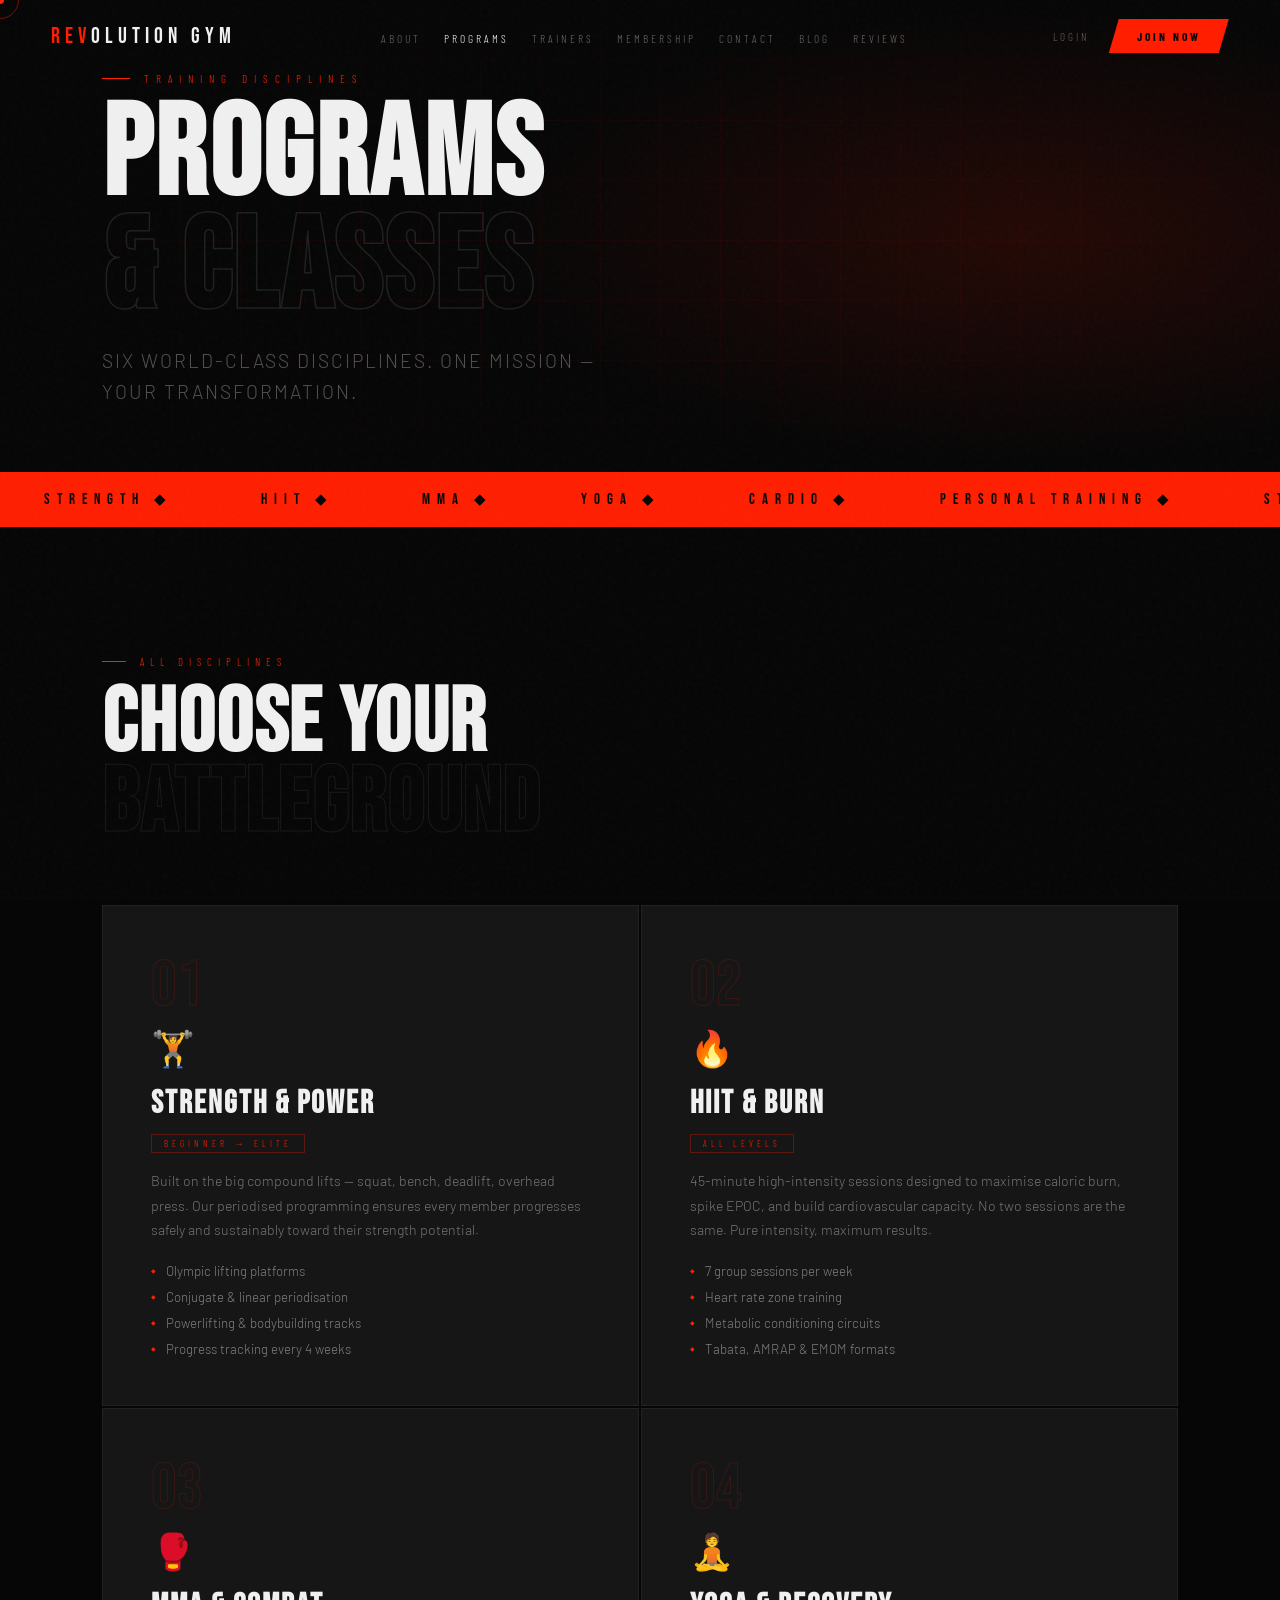
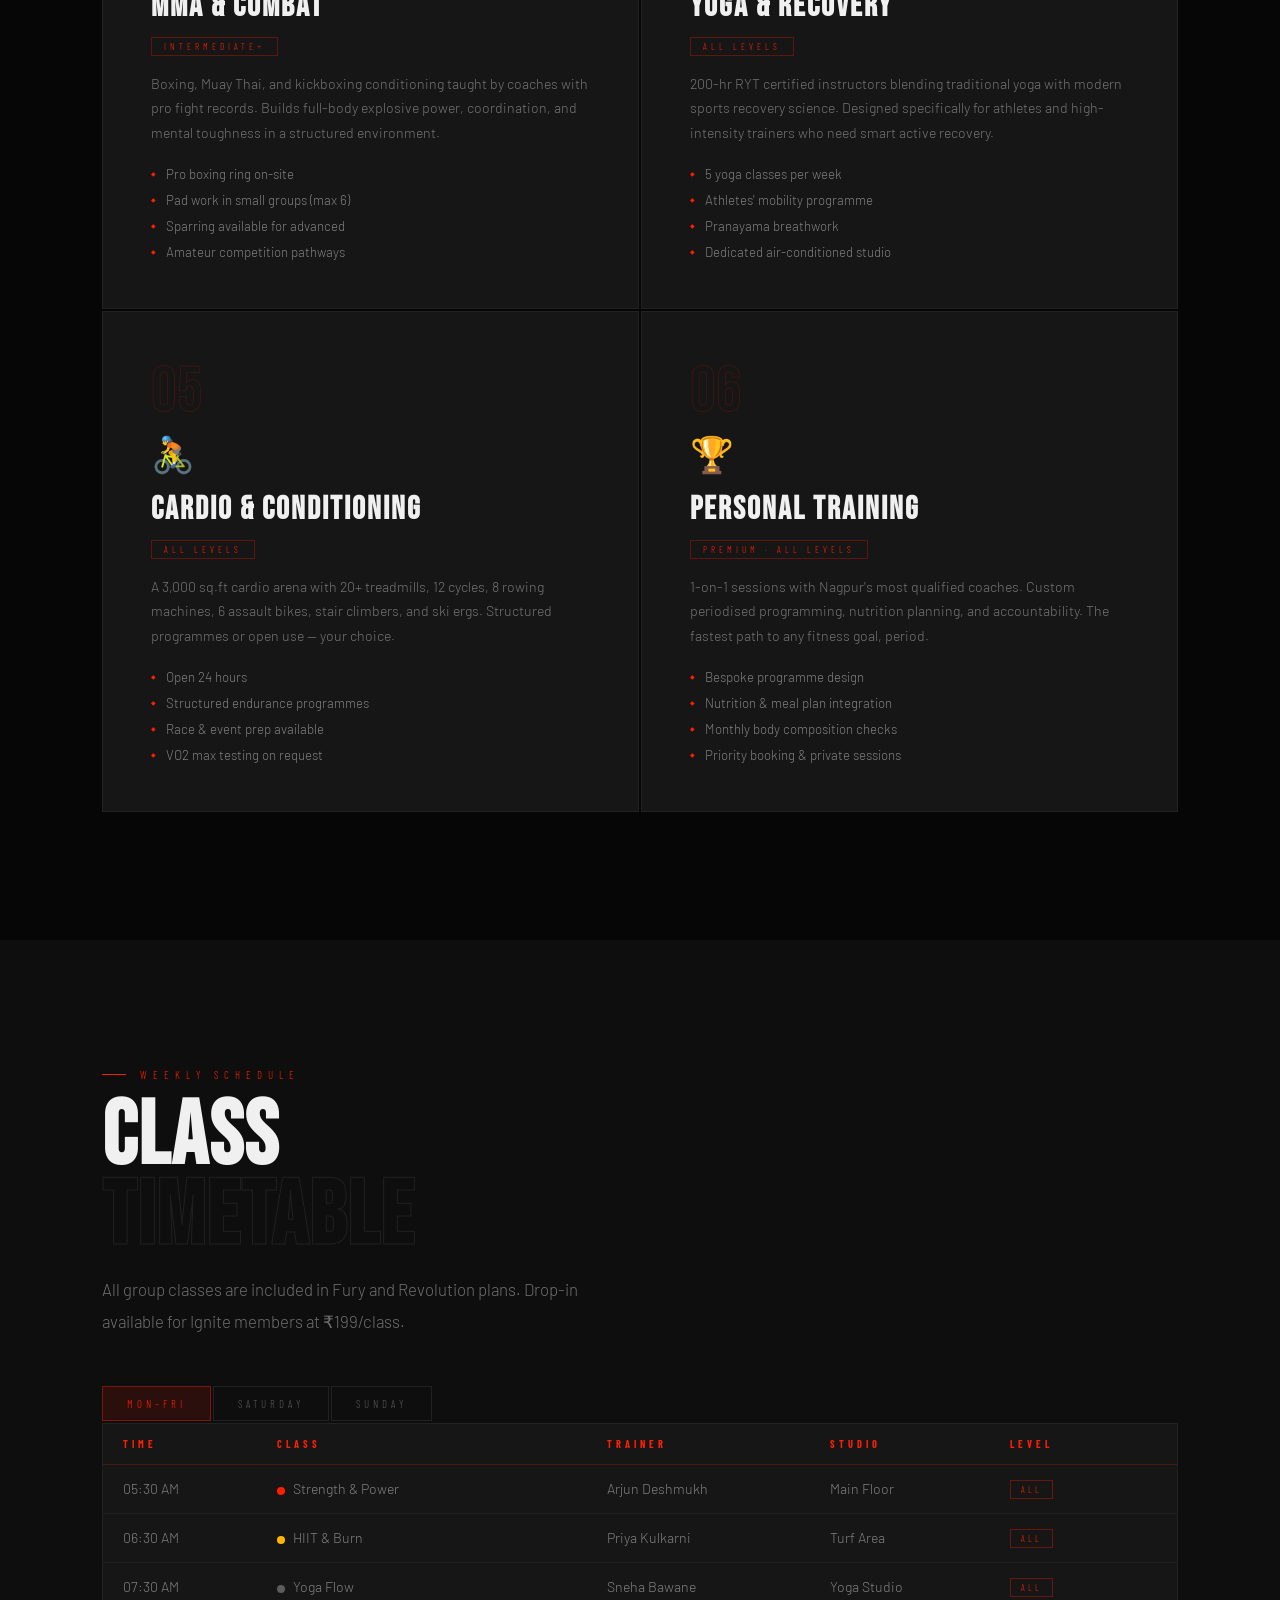
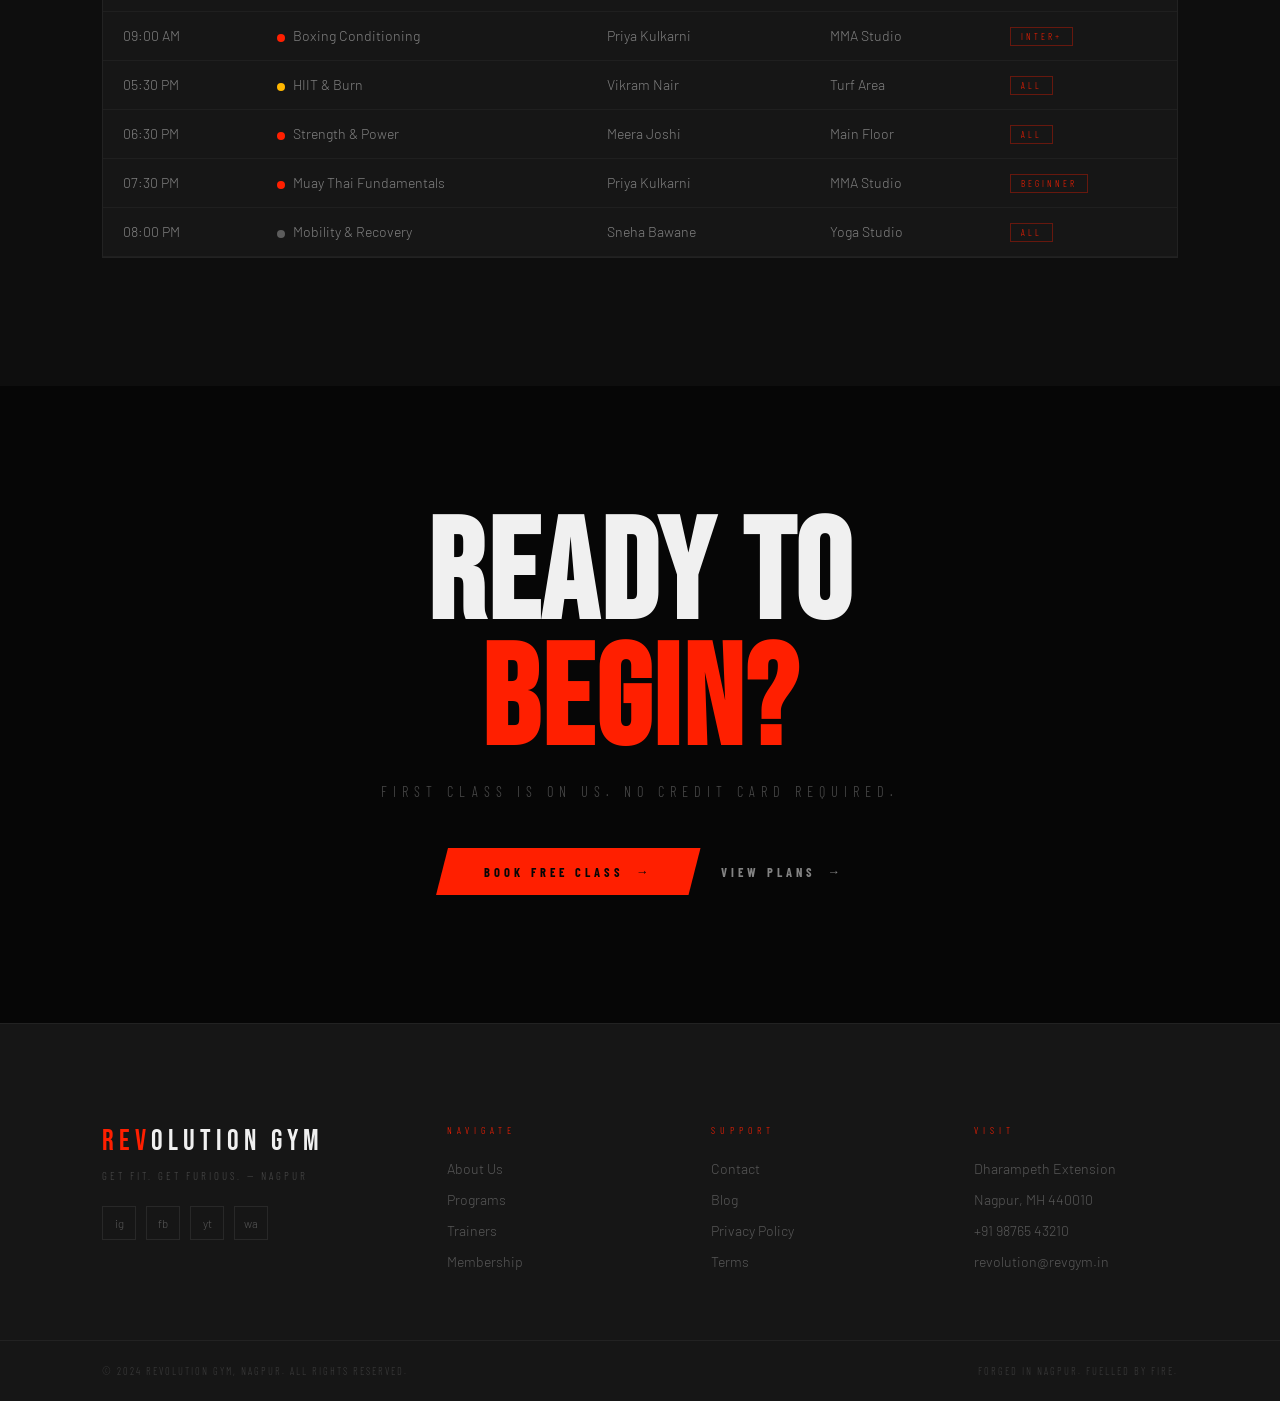
<file: programs.html>
<!DOCTYPE html>
<html lang="en">
<head>
<meta charset="UTF-8"><meta name="viewport" content="width=device-width,initial-scale=1">
<title>Programs — Revolution Gym Nagpur</title>
<link rel="stylesheet" href="style.css">
<style>
.prog-detail-grid{display:grid;grid-template-columns:1fr 1fr;gap:2px;margin-top:60px;}
.prog-detail-card{
  background:var(--steel);border:1px solid rgba(255,255,255,.05);
  padding:clamp(28px,4vw,48px);
  position:relative;overflow:hidden;
  transition:border-color .4s;
}
.prog-detail-card:hover{border-color:rgba(255,31,0,.35);}
.prog-detail-card::before{
  content:'';position:absolute;left:0;top:0;bottom:0;
  width:4px;background:var(--fire);
  transform:scaleY(0);transform-origin:bottom;
  transition:transform .45s var(--ease);
}
.prog-detail-card:hover::before{transform:scaleY(1);}
.pdc-num{
  font-family:'Bebas Neue',sans-serif;font-size:4rem;line-height:1;
  -webkit-text-stroke:1px rgba(255,31,0,.15);color:transparent;
  margin-bottom:8px;
}
.pdc-icon{font-size:2.2rem;margin-bottom:14px;}
.pdc-name{font-family:'Bebas Neue',sans-serif;font-size:2rem;letter-spacing:2px;margin-bottom:8px;}
.pdc-level{
  display:inline-block;margin-bottom:16px;
  font-family:'Barlow Condensed',sans-serif;
  font-size:.58rem;letter-spacing:4px;text-transform:uppercase;
  color:var(--fire);border:1px solid rgba(255,31,0,.3);padding:3px 12px;
}
.pdc-desc{font-size:.88rem;color:rgba(255,255,255,.4);line-height:1.75;}
.pdc-feats{list-style:none;display:flex;flex-direction:column;gap:10px;margin-top:20px;}
.pdc-feats li{display:flex;gap:10px;align-items:center;font-size:.83rem;color:rgba(255,255,255,.45);}
.pdc-feats li::before{content:'◆';color:var(--fire);font-size:.4rem;flex-shrink:0;}
.pdc-link{
  display:inline-flex;align-items:center;gap:8px;
  margin-top:28px;
  font-family:'Barlow Condensed',sans-serif;
  font-size:.7rem;letter-spacing:3px;text-transform:uppercase;
  color:var(--fire);border-bottom:1px solid rgba(255,31,0,.3);
  padding-bottom:2px;transition:gap .3s var(--ease);
}
.pdc-link:hover{gap:14px;}

/* schedule section */
.schedule-tabs{display:flex;gap:2px;margin-bottom:2px;flex-wrap:wrap;}
.sched-tab{
  font-family:'Barlow Condensed',sans-serif;
  font-size:.68rem;letter-spacing:4px;text-transform:uppercase;
  color:rgba(255,255,255,.3);
  border:1px solid rgba(255,255,255,.08);
  padding:10px 24px;
  transition:background .3s,color .3s,border-color .3s;
}
.sched-tab.active,.sched-tab:hover{background:rgba(255,31,0,.12);color:var(--fire);border-color:rgba(255,31,0,.4);}
.sched-panel{display:none;}
.sched-panel.active{display:block;}

.schedule-wrap{
  background:var(--steel);
  border:1px solid rgba(255,255,255,.05);
  overflow-x:auto;
}

@media(max-width:800px){.prog-detail-grid{grid-template-columns:1fr;}}
</style>
</head>
<body>
<div id="cur-dot"></div><div id="cur-ring"></div>
<canvas id="bg-canvas" style="position:fixed;inset:0;z-index:0;pointer-events:none;opacity:.5;"></canvas>

<nav>
  <a href="index.html" class="nav-logo"><em>REV</em>OLUTION GYM</a>
  <ul class="nav-links"><li><a href="about.html">About</a></li><li><a href="programs.html">Programs</a></li><li><a href="trainers.html">Trainers</a></li><li><a href="membership.html">Membership</a></li><li><a href="contact.html">Contact</a></li><li><a href="blog.html">Blog</a></li><li><a href="reviews.html">Reviews</a></li></ul>
  <div style="display:flex;align-items:center;gap:0;flex-shrink:0;"><a href="login.html" id="navLoginBtn" style="font-family:'Barlow Condensed',sans-serif;font-size:.7rem;letter-spacing:3px;text-transform:uppercase;color:rgba(255,255,255,.35);margin-right:20px;transition:color .2s;white-space:nowrap;" onmouseover="this.style.color='#FF1F00'" onmouseout="this.style.color='rgba(255,255,255,.35)'">Login</a><a href="join.html" class="nav-cta">Join Now</a>
  </div>
  <button class="nav-ham" aria-label="Menu"><span></span><span></span><span></span></button>
</nav>
<!-- Backdrop -->
<div class="nav-drawer-backdrop" id="navBackdrop" onclick="closeDrawer()"></div>

<!-- RIGHT SLIDE DRAWER -->
<nav class="nav-drawer" id="navDrawer">
  <div class="nav-drawer-header">
    <div class="nav-drawer-logo"><em>REV</em>OLUTION GYM</div>
    <button class="nav-drawer-close" onclick="closeDrawer()" aria-label="Close menu">×</button>
  </div>
  <ul>
    <li><a href="about.html">About Us</a></li>
    <li><a href="programs.html">Programs</a></li>
    <li><a href="trainers.html">Trainers</a></li>
    <li><a href="membership.html">Membership</a></li>
    <li><a href="contact.html">Contact</a></li>
    <li><a href="blog.html">Blog</a></li>
    <li><a href="reviews.html">Reviews</a></li>
  </ul>
  <div class="nav-drawer-footer">
    <a href="login.html" class="nav-drawer-signin" id="drawerSignIn">Sign In to My Account</a>
    <a href="join.html" class="nav-drawer-cta">Join Now — Free Trial</a>
  </div>
</nav>

<div class="page-hero">
  <div class="page-hero-bg"></div><div class="page-hero-grid"></div>
  <div class="page-hero-content">
    <p class="page-hero-eyebrow">Training Disciplines</p>
    <h1 class="page-hero-title">PROGRAMS<br><span class="ghost">& CLASSES</span></h1>
    <p class="page-hero-sub">Six world-class disciplines. One mission — your transformation.</p>
  </div>
</div>

<div class="marquee"><div class="marquee-track"><span>STRENGTH ◆</span><span>HIIT ◆</span><span>MMA ◆</span><span>YOGA ◆</span><span>CARDIO ◆</span><span>PERSONAL TRAINING ◆</span><span>STRENGTH ◆</span><span>HIIT ◆</span><span>MMA ◆</span><span>YOGA ◆</span><span>CARDIO ◆</span><span>PERSONAL TRAINING ◆</span></div></div>

<!-- PROGRAMS GRID -->
<section class="section pad" style="background:var(--black);">
  <p class="s-label" data-r="up">All Disciplines</p>
  <h2 class="s-title" data-r="up" data-d="80">CHOOSE YOUR<br><span class="ghost">BATTLEGROUND</span></h2>
  <div class="prog-detail-grid">
    <div class="prog-detail-card" data-r="up" data-d="0">
      <div class="pdc-num">01</div>
      <div class="pdc-icon">🏋️</div>
      <h3 class="pdc-name">Strength & Power</h3>
      <span class="pdc-level">Beginner → Elite</span>
      <p class="pdc-desc">Built on the big compound lifts — squat, bench, deadlift, overhead press. Our periodised programming ensures every member progresses safely and sustainably toward their strength potential.</p>
      <ul class="pdc-feats">
        <li>Olympic lifting platforms</li><li>Conjugate & linear periodisation</li><li>Powerlifting & bodybuilding tracks</li><li>Progress tracking every 4 weeks</li>
      </ul>
    </div>
    <div class="prog-detail-card" data-r="up" data-d="80">
      <div class="pdc-num">02</div>
      <div class="pdc-icon">🔥</div>
      <h3 class="pdc-name">HIIT & Burn</h3>
      <span class="pdc-level">All Levels</span>
      <p class="pdc-desc">45-minute high-intensity sessions designed to maximise caloric burn, spike EPOC, and build cardiovascular capacity. No two sessions are the same. Pure intensity, maximum results.</p>
      <ul class="pdc-feats">
        <li>7 group sessions per week</li><li>Heart rate zone training</li><li>Metabolic conditioning circuits</li><li>Tabata, AMRAP & EMOM formats</li>
      </ul>
    </div>
    <div class="prog-detail-card" data-r="up" data-d="40">
      <div class="pdc-num">03</div>
      <div class="pdc-icon">🥊</div>
      <h3 class="pdc-name">MMA & Combat</h3>
      <span class="pdc-level">Intermediate+</span>
      <p class="pdc-desc">Boxing, Muay Thai, and kickboxing conditioning taught by coaches with pro fight records. Builds full-body explosive power, coordination, and mental toughness in a structured environment.</p>
      <ul class="pdc-feats">
        <li>Pro boxing ring on-site</li><li>Pad work in small groups (max 6)</li><li>Sparring available for advanced</li><li>Amateur competition pathways</li>
      </ul>
    </div>
    <div class="prog-detail-card" data-r="up" data-d="120">
      <div class="pdc-num">04</div>
      <div class="pdc-icon">🧘</div>
      <h3 class="pdc-name">Yoga & Recovery</h3>
      <span class="pdc-level">All Levels</span>
      <p class="pdc-desc">200-hr RYT certified instructors blending traditional yoga with modern sports recovery science. Designed specifically for athletes and high-intensity trainers who need smart active recovery.</p>
      <ul class="pdc-feats">
        <li>5 yoga classes per week</li><li>Athletes' mobility programme</li><li>Pranayama breathwork</li><li>Dedicated air-conditioned studio</li>
      </ul>
    </div>
    <div class="prog-detail-card" data-r="up" data-d="80">
      <div class="pdc-num">05</div>
      <div class="pdc-icon">🚴</div>
      <h3 class="pdc-name">Cardio & Conditioning</h3>
      <span class="pdc-level">All Levels</span>
      <p class="pdc-desc">A 3,000 sq.ft cardio arena with 20+ treadmills, 12 cycles, 8 rowing machines, 6 assault bikes, stair climbers, and ski ergs. Structured programmes or open use — your choice.</p>
      <ul class="pdc-feats">
        <li>Open 24 hours</li><li>Structured endurance programmes</li><li>Race & event prep available</li><li>VO2 max testing on request</li>
      </ul>
    </div>
    <div class="prog-detail-card" data-r="up" data-d="160">
      <div class="pdc-num">06</div>
      <div class="pdc-icon">🏆</div>
      <h3 class="pdc-name">Personal Training</h3>
      <span class="pdc-level">Premium · All Levels</span>
      <p class="pdc-desc">1-on-1 sessions with Nagpur's most qualified coaches. Custom periodised programming, nutrition planning, and accountability. The fastest path to any fitness goal, period.</p>
      <ul class="pdc-feats">
        <li>Bespoke programme design</li><li>Nutrition & meal plan integration</li><li>Monthly body composition checks</li><li>Priority booking & private sessions</li>
      </ul>
    </div>
  </div>
</section>

<!-- SCHEDULE -->
<section class="section pad" style="background:var(--ink);">
  <p class="s-label" data-r="up">Weekly Schedule</p>
  <h2 class="s-title" data-r="up" data-d="80">CLASS<br><span class="ghost">TIMETABLE</span></h2>
  <p class="s-body" data-r="up" data-d="160" style="margin-top:16px;max-width:540px;">All group classes are included in Fury and Revolution plans. Drop-in available for Ignite members at ₹199/class.</p>

  <div style="margin-top:48px;" data-r="up" data-d="200">
    <div class="schedule-tabs">
      <button class="sched-tab active" onclick="switchTab(this,'weekday')">Mon–Fri</button>
      <button class="sched-tab" onclick="switchTab(this,'saturday')">Saturday</button>
      <button class="sched-tab" onclick="switchTab(this,'sunday')">Sunday</button>
    </div>
    <div class="sched-panel active" id="tab-weekday">
      <div class="schedule-wrap">
        <table class="schedule-table"><thead><tr><th>Time</th><th>Class</th><th>Trainer</th><th>Studio</th><th>Level</th></tr></thead>
        <tbody>
          <tr><td>05:30 AM</td><td><span class="sched-dot dot-fire"></span>Strength & Power</td><td>Arjun Deshmukh</td><td>Main Floor</td><td><span class="sched-badge">All</span></td></tr>
          <tr><td>06:30 AM</td><td><span class="sched-dot dot-gold"></span>HIIT & Burn</td><td>Priya Kulkarni</td><td>Turf Area</td><td><span class="sched-badge">All</span></td></tr>
          <tr><td>07:30 AM</td><td><span class="sched-dot dot-white"></span>Yoga Flow</td><td>Sneha Bawane</td><td>Yoga Studio</td><td><span class="sched-badge">All</span></td></tr>
          <tr><td>09:00 AM</td><td><span class="sched-dot dot-fire"></span>Boxing Conditioning</td><td>Priya Kulkarni</td><td>MMA Studio</td><td><span class="sched-badge">Inter+</span></td></tr>
          <tr><td>05:30 PM</td><td><span class="sched-dot dot-gold"></span>HIIT & Burn</td><td>Vikram Nair</td><td>Turf Area</td><td><span class="sched-badge">All</span></td></tr>
          <tr><td>06:30 PM</td><td><span class="sched-dot dot-fire"></span>Strength & Power</td><td>Meera Joshi</td><td>Main Floor</td><td><span class="sched-badge">All</span></td></tr>
          <tr><td>07:30 PM</td><td><span class="sched-dot dot-fire"></span>Muay Thai Fundamentals</td><td>Priya Kulkarni</td><td>MMA Studio</td><td><span class="sched-badge">Beginner</span></td></tr>
          <tr><td>08:00 PM</td><td><span class="sched-dot dot-white"></span>Mobility & Recovery</td><td>Sneha Bawane</td><td>Yoga Studio</td><td><span class="sched-badge">All</span></td></tr>
        </tbody></table>
      </div>
    </div>
    <div class="sched-panel" id="tab-saturday">
      <div class="schedule-wrap">
        <table class="schedule-table"><thead><tr><th>Time</th><th>Class</th><th>Trainer</th><th>Studio</th><th>Level</th></tr></thead>
        <tbody>
          <tr><td>06:00 AM</td><td><span class="sched-dot dot-fire"></span>Power Hour (Strength)</td><td>Arjun Deshmukh</td><td>Main Floor</td><td><span class="sched-badge">Inter+</span></td></tr>
          <tr><td>07:30 AM</td><td><span class="sched-dot dot-gold"></span>Saturday HIIT Blast</td><td>Vikram Nair</td><td>Turf Area</td><td><span class="sched-badge">All</span></td></tr>
          <tr><td>09:00 AM</td><td><span class="sched-dot dot-fire"></span>MMA Open Mat</td><td>Priya Kulkarni</td><td>MMA Studio</td><td><span class="sched-badge">Inter+</span></td></tr>
          <tr><td>10:00 AM</td><td><span class="sched-dot dot-white"></span>Yin Yoga & Deep Stretch</td><td>Sneha Bawane</td><td>Yoga Studio</td><td><span class="sched-badge">All</span></td></tr>
          <tr><td>05:00 PM</td><td><span class="sched-dot dot-gold"></span>Functional Fitness</td><td>Meera Joshi</td><td>Turf Area</td><td><span class="sched-badge">All</span></td></tr>
        </tbody></table>
      </div>
    </div>
    <div class="sched-panel" id="tab-sunday">
      <div class="schedule-wrap">
        <table class="schedule-table"><thead><tr><th>Time</th><th>Class</th><th>Trainer</th><th>Studio</th><th>Level</th></tr></thead>
        <tbody>
          <tr><td>07:00 AM</td><td><span class="sched-dot dot-white"></span>Sunday Morning Yoga</td><td>Sneha Bawane</td><td>Yoga Studio</td><td><span class="sched-badge">All</span></td></tr>
          <tr><td>08:30 AM</td><td><span class="sched-dot dot-gold"></span>Cardio Conditioning</td><td>Vikram Nair</td><td>Cardio Arena</td><td><span class="sched-badge">All</span></td></tr>
          <tr><td>10:00 AM</td><td><span class="sched-dot dot-fire"></span>Powerlifting Workshop</td><td>Arjun Deshmukh</td><td>Main Floor</td><td><span class="sched-badge">Inter+</span></td></tr>
          <tr><td>11:30 AM</td><td><span class="sched-dot dot-white"></span>Sports Nutrition Talk</td><td>Rohit Thakare</td><td>Meeting Room</td><td><span class="sched-badge">All</span></td></tr>
        </tbody></table>
      </div>
    </div>
  </div>
</section>

<!-- CTA -->
<section class="section pad cta-section">
  <div class="cta-ring"></div><div class="cta-ring"></div><div class="cta-ring"></div>
  <div class="cta-inner">
    <h2 class="cta-h" data-r="up">READY TO<br><span style="color:var(--fire)">BEGIN?</span></h2>
    <p class="cta-sub" data-r="up" data-d="100">First class is on us. No credit card required.</p>
    <div class="cta-btns" data-r="up" data-d="200">
      <a href="contact.html" class="btn btn-fire">Book Free Class <span class="arr">→</span></a>
      <a href="membership.html" class="btn btn-ghost">View Plans <span class="arr">→</span></a>
    </div>
  </div>
</section>

<footer>
  <div class="footer-main">
    <div><div class="footer-brand-name"><em>REV</em>OLUTION GYM</div><p class="footer-tagline">Get Fit. Get Furious. — Nagpur</p><div class="footer-socials"><a href="#" class="fsoc">ig</a><a href="#" class="fsoc">fb</a><a href="#" class="fsoc">yt</a><a href="#" class="fsoc">wa</a></div></div>
    <div class="footer-col"><div class="footer-col-h">Navigate</div><ul><li><a href="about.html">About Us</a></li><li><a href="programs.html">Programs</a></li><li><a href="trainers.html">Trainers</a></li><li><a href="membership.html">Membership</a></li></ul></div>
    <div class="footer-col"><div class="footer-col-h">Support</div><ul><li><a href="contact.html">Contact</a></li><li><a href="blog.html">Blog</a></li><li><a href="#">Privacy Policy</a></li><li><a href="#">Terms</a></li></ul></div>
    <div class="footer-col"><div class="footer-col-h">Visit</div><ul><li><a href="#">Dharampeth Extension</a></li><li><a href="#">Nagpur, MH 440010</a></li><li><a href="tel:+919876543210">+91 98765 43210</a></li><li><a href="mailto:revolution@revgym.in">revolution@revgym.in</a></li></ul></div>
  </div>
  <div class="footer-bottom"><span>© 2024 Revolution Gym, Nagpur. All Rights Reserved.</span><span>Forged in Nagpur. Fuelled by Fire.</span></div>
</footer>
<script src="main.js"></script>
<script>
function switchTab(btn,id){
  document.querySelectorAll('.sched-tab').forEach(t=>t.classList.remove('active'));
  document.querySelectorAll('.sched-panel').forEach(p=>p.classList.remove('active'));
  btn.classList.add('active');
  document.getElementById('tab-'+id).classList.add('active');
}
</script>
</body>
</html>
</file>
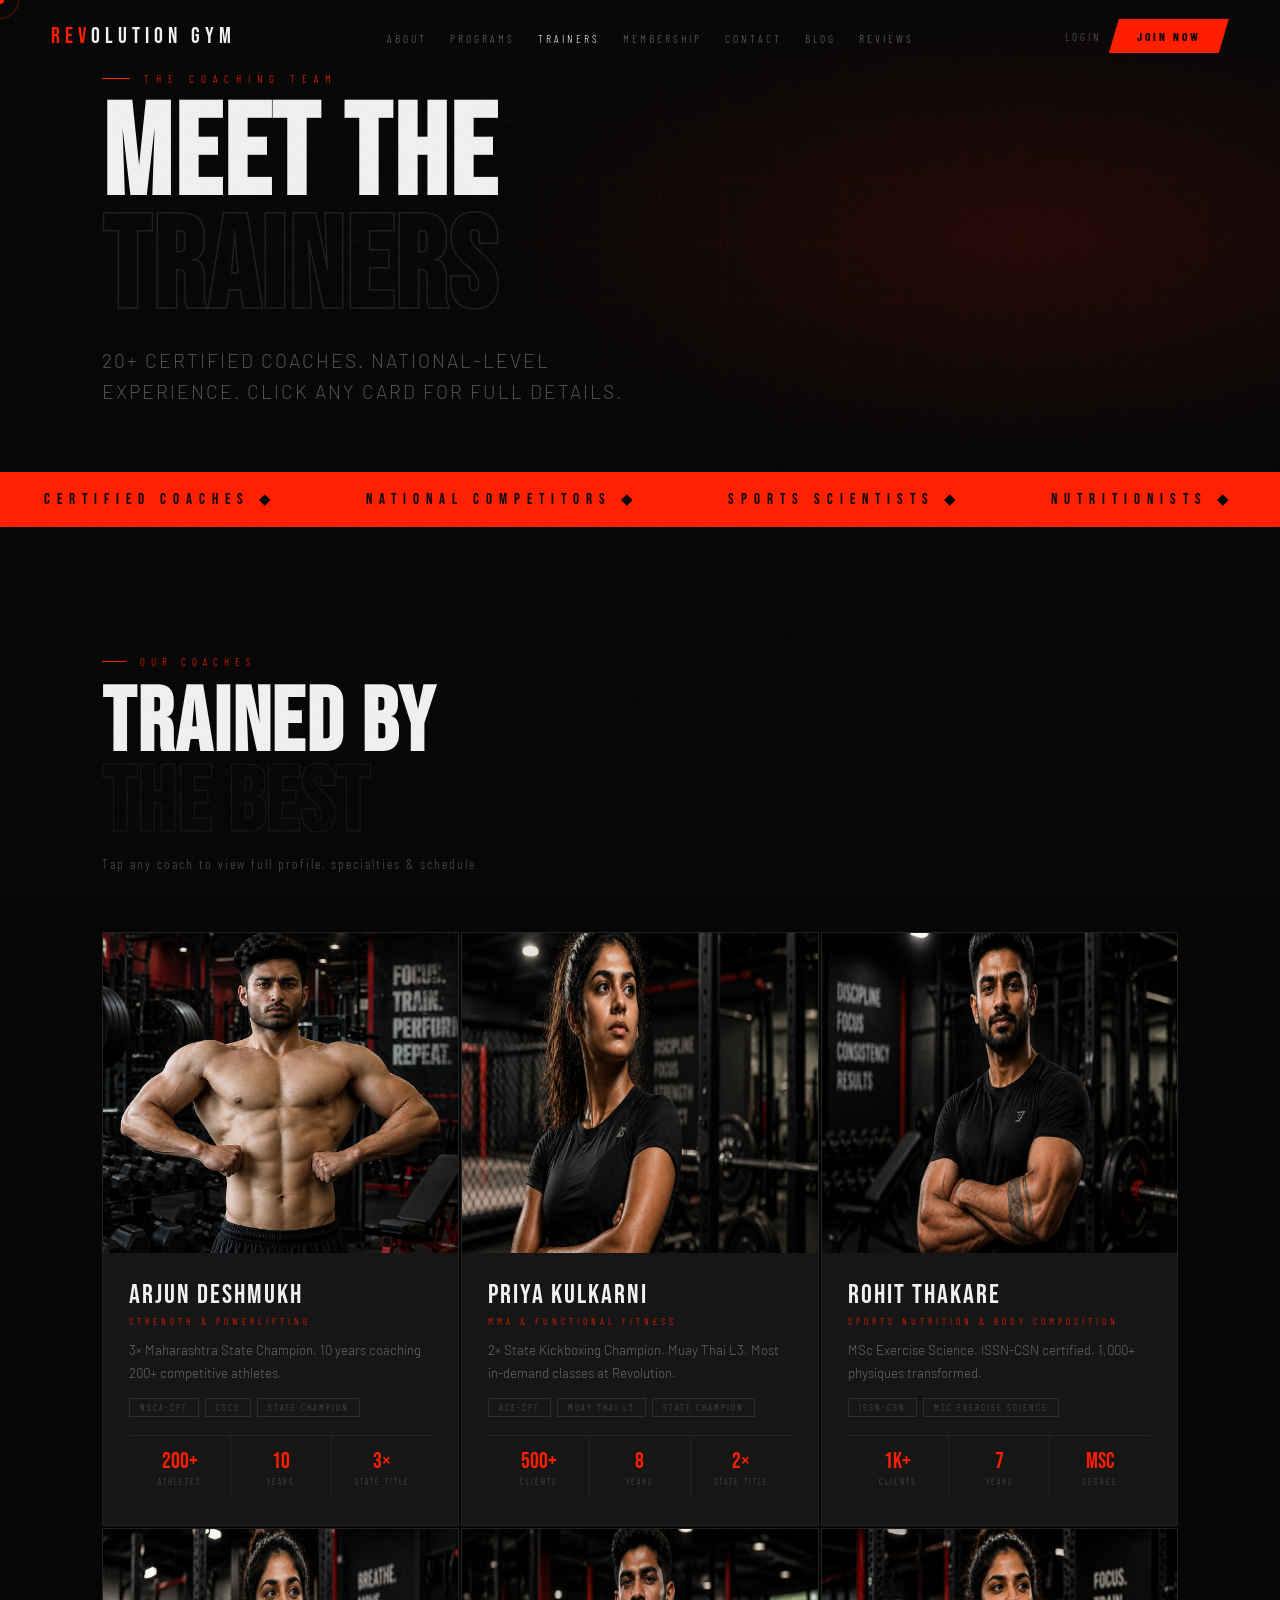
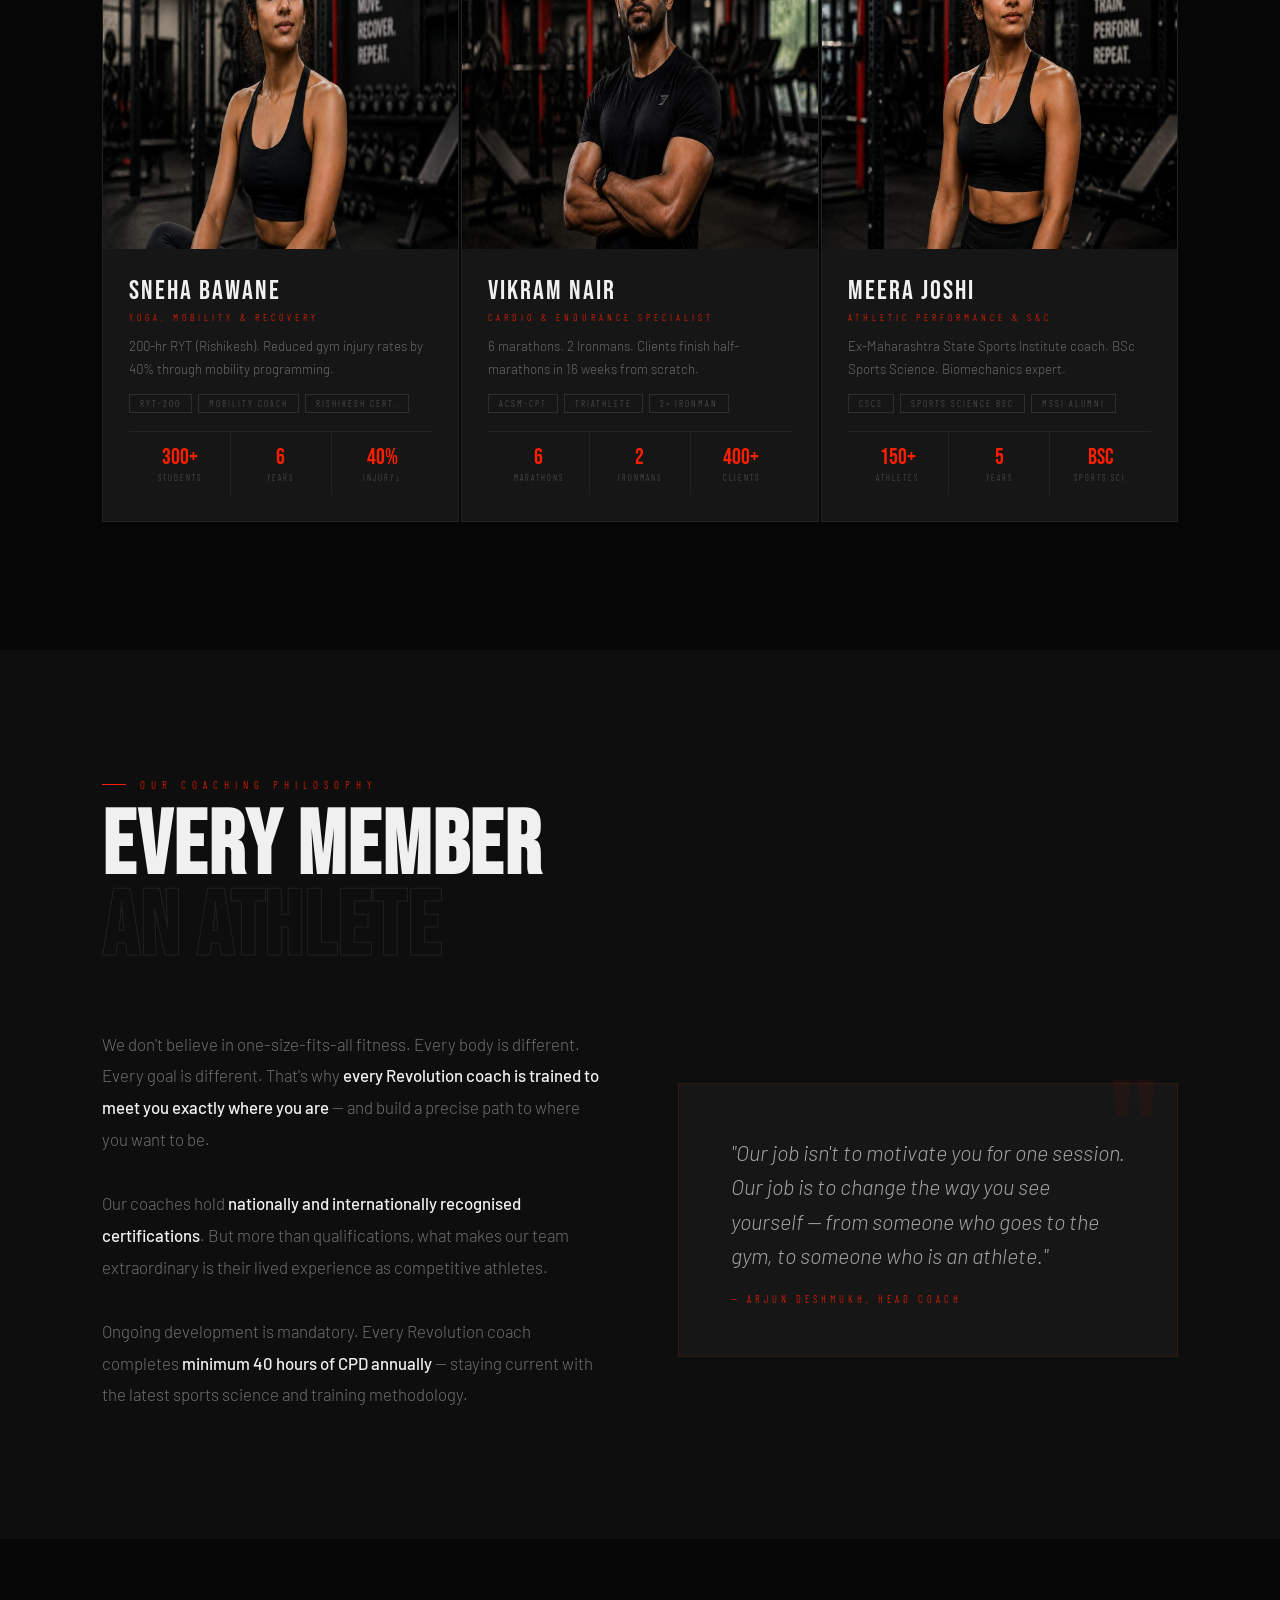
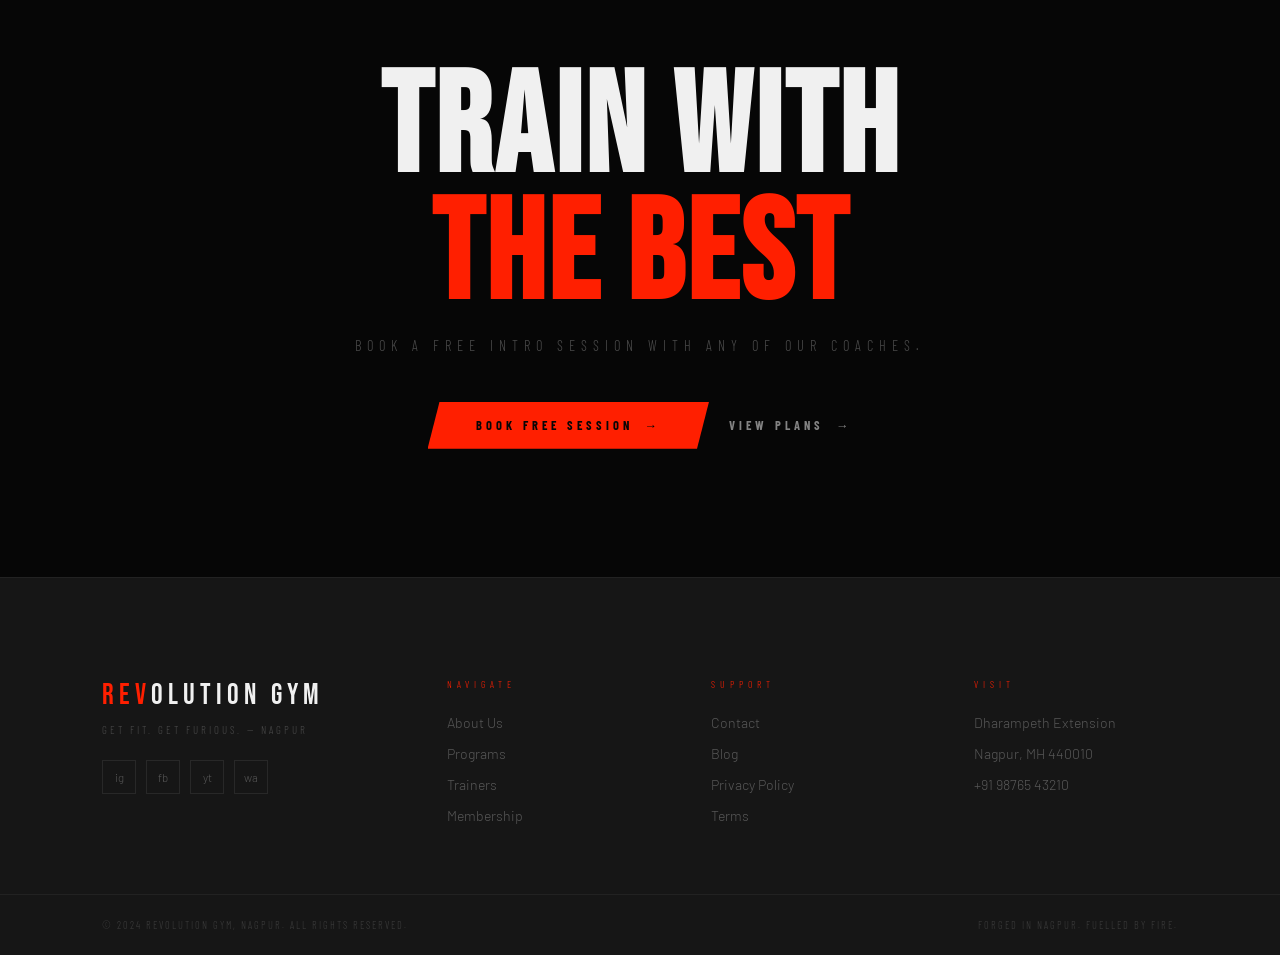
<file: trainers.html>
<!DOCTYPE html>
<html lang="en">
<head>
<meta charset="UTF-8"><meta name="viewport" content="width=device-width,initial-scale=1">
<title>Trainers — Revolution Gym Nagpur</title>
<link rel="stylesheet" href="style.css">
<style>
.trainers-grid{display:grid;grid-template-columns:repeat(3,1fr);gap:2px;margin-top:60px;}
.trainer-card{
  background:var(--steel);border:1px solid rgba(255,255,255,.05);
  overflow:hidden;cursor:pointer;position:relative;
  transition:border-color .4s,transform .4s var(--ease);
}
.trainer-card:hover{border-color:rgba(255,31,0,.4);transform:translateY(-6px);}
.trainer-avi{height:320px;background:linear-gradient(160deg,var(--plate),var(--steel));display:flex;align-items:center;justify-content:center;font-size:5rem;position:relative;overflow:hidden;}
.trainer-avi::after{content:'';position:absolute;inset:0;background:linear-gradient(to bottom,transparent 55%,var(--steel));}
.trainer-avi::before{content:'';position:absolute;inset:0;background:linear-gradient(135deg,transparent 40%,rgba(255,31,0,.06) 50%,transparent 60%);animation:sweep 4s ease-in-out infinite;}
@keyframes sweep{0%{transform:translateX(-150%) translateY(-150%);}100%{transform:translateX(150%) translateY(150%);}}
.trainer-badge{position:absolute;bottom:0;left:0;background:var(--fire);color:var(--black);font-family:'Barlow Condensed',sans-serif;font-size:.58rem;letter-spacing:4px;text-transform:uppercase;font-weight:700;padding:6px 18px;z-index:1;transform:translateY(100%);transition:transform .4s var(--ease);}
.trainer-card:hover .trainer-badge{transform:translateY(0);}
.trainer-info{padding:clamp(18px,2.5vw,26px);}
.trainer-name{font-family:'Bebas Neue',sans-serif;font-size:1.7rem;letter-spacing:2px;}
.trainer-role{font-family:'Barlow Condensed',sans-serif;font-size:.62rem;letter-spacing:4px;text-transform:uppercase;color:var(--fire);margin-top:4px;}
.trainer-bio{font-size:.83rem;color:rgba(255,255,255,.35);line-height:1.7;margin-top:12px;}
.trainer-creds{display:flex;flex-wrap:wrap;gap:6px;margin-top:14px;}
.cred{font-family:'Barlow Condensed',sans-serif;font-size:.58rem;letter-spacing:2px;text-transform:uppercase;border:1px solid rgba(255,255,255,.1);color:var(--ash);padding:3px 10px;}
.trainer-stat-row{display:flex;gap:0;margin-top:18px;border-top:1px solid rgba(255,255,255,.06);}
.ts{flex:1;padding:12px 0;text-align:center;border-right:1px solid rgba(255,255,255,.06);}
.ts:last-child{border-right:none;}
.ts-num{font-family:'Bebas Neue',sans-serif;font-size:1.4rem;color:var(--fire);}
.ts-label{font-family:'Barlow Condensed',sans-serif;font-size:.52rem;letter-spacing:2px;text-transform:uppercase;color:var(--ash);margin-top:2px;}

/* Hover overlay hint */
.view-hint{position:absolute;inset:0;background:rgba(255,31,0,.06);display:flex;align-items:center;justify-content:center;opacity:0;transition:opacity .3s;z-index:2;pointer-events:none;}
.view-hint span{font-family:'Barlow Condensed',sans-serif;font-size:.72rem;letter-spacing:4px;text-transform:uppercase;background:var(--fire);color:var(--black);padding:10px 24px;clip-path:polygon(8px 0%,100% 0%,calc(100% - 8px) 100%,0% 100%);font-weight:700;}
.trainer-card:hover .view-hint{opacity:1;}

/* ── MODAL ──────────────────────────────────────────────────────── */
.t-modal-overlay{
  margin-top: 10vh;
  position:fixed;inset:0;
  background:rgba(0,0,0,.88);
  backdrop-filter:blur(12px);-webkit-backdrop-filter:blur(12px);
  z-index:2000;
  display:flex;align-items:center;justify-content:center;
  padding:20px;
  opacity:0;visibility:hidden;
  transition:opacity .35s,visibility .35s;
}
.t-modal-overlay.open{opacity:1;visibility:visible;}
.t-modal{
  background:var(--steel);
  border:1px solid rgba(255,31,0,.2);
  width:100%;max-width:900px;
  max-height:92vh;overflow-y:auto;
  position:relative;
  transform:translateY(28px) scale(.97);
  transition:transform .4s var(--ease);
}
.t-modal-overlay.open .t-modal{transform:translateY(0) scale(1);}
.t-modal::-webkit-scrollbar{width:4px;}
.t-modal::-webkit-scrollbar-track{background:var(--plate);}
.t-modal::-webkit-scrollbar-thumb{background:rgba(255,31,0,.4);}

.t-close{
  position:absolute;top:16px;right:16px;
  width:38px;height:38px;z-index:10;
  background:rgba(0,0,0,.4);border:1px solid rgba(255,255,255,.1);
  color:rgba(255,255,255,.5);font-size:1.3rem;
  display:flex;align-items:center;justify-content:center;
  cursor:pointer;transition:background .2s,color .2s,border-color .2s;
}
.t-close:hover{background:rgba(255,31,0,.2);color:var(--fire);border-color:rgba(255,31,0,.5);}

/* Modal hero row */
.t-hero{display:grid;grid-template-columns:200px 1fr;border-bottom:1px solid rgba(255,255,255,.07);}
.t-avi{
  background:linear-gradient(160deg,var(--plate),var(--mist));
  display:flex;align-items:center;justify-content:center;
  font-size:5.5rem;min-height:210px;
  position:relative;overflow:hidden;
}
.t-avi::before{content:'';position:absolute;inset:0;background:linear-gradient(135deg,transparent 40%,rgba(255,31,0,.07) 50%,transparent 60%);animation:sweep 4s ease-in-out infinite;}
.t-header{padding:32px 52px 28px 28px;}
.t-mbadge{display:inline-block;font-family:'Barlow Condensed',sans-serif;font-size:.6rem;letter-spacing:5px;text-transform:uppercase;background:rgba(255,31,0,.12);border:1px solid rgba(255,31,0,.3);color:var(--fire);padding:4px 14px;margin-bottom:12px;}
.t-name{font-family:'Bebas Neue',sans-serif;font-size:clamp(2rem,4vw,3rem);letter-spacing:2px;line-height:.9;}
.t-role{font-family:'Barlow Condensed',sans-serif;font-size:.72rem;letter-spacing:4px;text-transform:uppercase;color:var(--fire);margin-top:8px;}
.t-hstats{display:flex;gap:0;margin-top:22px;border-top:1px solid rgba(255,255,255,.07);padding-top:18px;}
.ths{flex:1;border-right:1px solid rgba(255,255,255,.07);padding-right:16px;margin-right:20px;}
.ths:last-child{border-right:none;margin-right:0;padding-right:0;}
.ths-num{font-family:'Bebas Neue',sans-serif;font-size:1.7rem;color:var(--fire);line-height:1;}
.ths-label{font-family:'Barlow Condensed',sans-serif;font-size:.56rem;letter-spacing:3px;text-transform:uppercase;color:rgba(255,255,255,.28);margin-top:2px;}

/* Modal body */
.t-body{padding:32px;}
.t-sec-label{
  font-family:'Barlow Condensed',sans-serif;
  font-size:.63rem;letter-spacing:6px;text-transform:uppercase;
  color:var(--fire);
  display:flex;align-items:center;gap:12px;
  margin-bottom:16px;margin-top:28px;
}
.t-sec-label:first-child{margin-top:0;}
.t-sec-label::before{content:'';display:block;width:18px;height:1px;background:var(--fire);}

.t-bio{font-size:.93rem;line-height:1.88;color:rgba(255,255,255,.5);}
.t-bio strong{color:var(--white);font-weight:500;}

.t-certs{display:flex;flex-wrap:wrap;gap:8px;}
.t-cert{font-family:'Barlow Condensed',sans-serif;font-size:.63rem;letter-spacing:3px;text-transform:uppercase;border:1px solid rgba(255,31,0,.25);color:var(--fire);padding:6px 16px;background:rgba(255,31,0,.05);}

.t-specs{display:grid;grid-template-columns:repeat(auto-fill,minmax(190px,1fr));gap:2px;}
.t-spec{background:var(--plate);border:1px solid rgba(255,255,255,.05);padding:16px;display:flex;gap:12px;align-items:flex-start;}
.t-spec-icon{font-size:1.2rem;flex-shrink:0;}
.t-spec-name{font-family:'Barlow Condensed',sans-serif;font-size:.75rem;letter-spacing:2px;text-transform:uppercase;font-weight:700;margin-bottom:3px;}
.t-spec-desc{font-size:.76rem;color:rgba(255,255,255,.35);line-height:1.5;}

.t-schedule{display:flex;flex-wrap:wrap;gap:8px;}
.t-sched-chip{font-family:'Barlow Condensed',sans-serif;font-size:.63rem;letter-spacing:2px;text-transform:uppercase;background:var(--plate);border:1px solid rgba(255,255,255,.08);color:rgba(255,255,255,.5);padding:8px 14px;}

/* login prompt */
.t-login-prompt{
  background:rgba(255,31,0,.07);border:1px solid rgba(255,31,0,.2);
  padding:18px 22px;margin-bottom:28px;
  display:flex;justify-content:space-between;align-items:center;gap:16px;flex-wrap:wrap;
}
.t-lp-text{font-size:.88rem;color:rgba(255,255,255,.5);line-height:1.6;}
.t-lp-text strong{color:var(--white);}
.t-lp-btn{font-family:'Barlow Condensed',sans-serif;font-size:.68rem;letter-spacing:3px;text-transform:uppercase;font-weight:700;background:var(--fire);color:var(--black);padding:10px 22px;border:none;cursor:pointer;text-decoration:none;white-space:nowrap;clip-path:polygon(6px 0%,100% 0%,calc(100% - 6px) 100%,0% 100%);}

/* CTA row */
.t-cta-row{
  display:flex;gap:12px;flex-wrap:wrap;
  padding-top:24px;margin-top:8px;
  border-top:1px solid rgba(255,255,255,.07);
}
.t-cta-primary{font-family:'Barlow Condensed',sans-serif;font-size:.75rem;letter-spacing:4px;text-transform:uppercase;font-weight:700;background:var(--fire);color:var(--black);padding:14px 32px;border:none;cursor:pointer;clip-path:polygon(8px 0%,100% 0%,calc(100% - 8px) 100%,0% 100%);transition:background .2s;text-decoration:none;display:inline-flex;align-items:center;}
.t-cta-primary:hover{background:var(--ember);}
.t-cta-secondary{font-family:'Barlow Condensed',sans-serif;font-size:.75rem;letter-spacing:4px;text-transform:uppercase;color:rgba(255,255,255,.4);border:1px solid rgba(255,255,255,.12);padding:14px 26px;cursor:pointer;background:none;transition:border-color .2s,color .2s;text-decoration:none;display:inline-flex;align-items:center;}
.t-cta-secondary:hover{border-color:rgba(255,31,0,.4);color:var(--fire);}

/* philosophy */
.phil-grid{display:grid;grid-template-columns:1fr 1fr;gap:clamp(40px,6vw,80px);align-items:center;}
.quote-block{padding:clamp(28px,4vw,52px);background:var(--steel);border:1px solid rgba(255,31,0,.15);position:relative;}
.quote-block::before{content:'"';font-family:'Bebas Neue',sans-serif;font-size:10rem;color:rgba(255,31,0,.05);position:absolute;top:-20px;right:16px;line-height:1;}
.quote-text{font-size:clamp(1rem,2vw,1.35rem);line-height:1.6;font-style:italic;color:rgba(255,255,255,.6);position:relative;z-index:1;}
.quote-attr{margin-top:20px;font-family:'Barlow Condensed',sans-serif;font-size:.65rem;letter-spacing:4px;text-transform:uppercase;color:var(--fire);}

@media(max-width:1000px){.trainers-grid{grid-template-columns:repeat(2,1fr);}}
@media(max-width:680px){
  .trainers-grid{grid-template-columns:1fr;}
  .t-hero{grid-template-columns:1fr;}
  .t-avi{min-height:140px;font-size:3.5rem;}
  .t-header{padding:22px;}
  .t-hstats{flex-wrap:wrap;}
  .phil-grid{grid-template-columns:1fr;}
}
</style>
</head>
<body>
<div id="cur-dot"></div><div id="cur-ring"></div>
<canvas id="bg-canvas" style="position:fixed;inset:0;z-index:0;pointer-events:none;opacity:.5;"></canvas>

<!-- NAV -->
<nav>
  <a href="index.html" class="nav-logo"><em>REV</em>OLUTION GYM</a>
  <ul class="nav-links">
    <li><a href="about.html">About</a></li>
    <li><a href="programs.html">Programs</a></li>
    <li><a href="trainers.html">Trainers</a></li>
    <li><a href="membership.html">Membership</a></li>
    <li><a href="contact.html">Contact</a></li>
    <li><a href="blog.html">Blog</a></li>
    <li><a href="reviews.html">Reviews</a></li>
  </ul>
  <div style="display:flex;align-items:center;gap:8px;">
    <a href="login.html" id="navLoginBtn" style="font-family:'Barlow Condensed',sans-serif;font-size:.7rem;letter-spacing:3px;text-transform:uppercase;color:rgba(255,255,255,.35);transition:color .2s;" onmouseover="this.style.color='#FF1F00'" onmouseout="this.style.color='rgba(255,255,255,.35)'">Login</a>
    <a href="join.html" class="nav-cta">Join Now</a>
  </div>
  <button class="nav-ham" aria-label="Menu"><span></span><span></span><span></span></button>
</nav>
<!-- Backdrop -->
<div class="nav-drawer-backdrop" id="navBackdrop" onclick="closeDrawer()"></div>

<!-- RIGHT SLIDE DRAWER -->
<nav class="nav-drawer" id="navDrawer">
  <div class="nav-drawer-header">
    <div class="nav-drawer-logo"><em>REV</em>OLUTION GYM</div>
    <button class="nav-drawer-close" onclick="closeDrawer()" aria-label="Close menu">×</button>
  </div>
  <ul>
    <li><a href="about.html">About Us</a></li>
    <li><a href="programs.html">Programs</a></li>
    <li><a href="trainers.html">Trainers</a></li>
    <li><a href="membership.html">Membership</a></li>
    <li><a href="contact.html">Contact</a></li>
    <li><a href="blog.html">Blog</a></li>
    <li><a href="reviews.html">Reviews</a></li>
  </ul>
  <div class="nav-drawer-footer">
    <a href="login.html" class="nav-drawer-signin" id="drawerSignIn">Sign In to My Account</a>
    <a href="join.html" class="nav-drawer-cta">Join Now — Free Trial</a>
  </div>
</nav>

<!-- PAGE HERO -->
<div class="page-hero">
  <div class="page-hero-bg"></div><div class="page-hero-grid"></div>
  <div class="page-hero-content">
    <p class="page-hero-eyebrow">The Coaching Team</p>
    <h1 class="page-hero-title">MEET THE<br><span class="ghost">TRAINERS</span></h1>
    <p class="page-hero-sub">20+ certified coaches. National-level experience. Click any card for full details.</p>
  </div>
</div>

<div class="marquee"><div class="marquee-track"><span>CERTIFIED COACHES ◆</span><span>NATIONAL COMPETITORS ◆</span><span>SPORTS SCIENTISTS ◆</span><span>NUTRITIONISTS ◆</span><span>CERTIFIED COACHES ◆</span><span>NATIONAL COMPETITORS ◆</span><span>SPORTS SCIENTISTS ◆</span><span>NUTRITIONISTS ◆</span></div></div>

<!-- GRID -->
<section class="section pad" style="background:var(--black);">
  <p class="s-label" data-r="up">Our Coaches</p>
  <h2 class="s-title" data-r="up" data-d="80">TRAINED BY<br><span class="ghost">THE BEST</span></h2>
  <p style="font-size:.85rem;color:rgba(255,255,255,.28);margin-top:10px;font-family:'Barlow Condensed',sans-serif;letter-spacing:2px;" data-r="up" data-d="130">Tap any coach to view full profile, specialties &amp; schedule</p>

  <div class="trainers-grid">
    <div class="trainer-card" data-r="up" data-d="0" onclick="openTrainer('arjun')">
      <div class="view-hint"><span>View Full Profile</span></div>
      <div class="trainer-avi" style="background:linear-gradient(145deg,#1a0a0a,#2d1010);">
          <!-- Photo placeholder - replace src with real photo -->
          <img src="photos/arjun.jpg" 
               style="width:100%;height:100%;object-fit:cover;position:absolute;inset:0;z-index:1;" 
               alt="Arjun Deshmukh">
          <!-- Swap the div above with an <img> tag when you have real photos:
               <img src="photos/arjun.jpg" style="width:100%;height:100%;object-fit:cover;position:absolute;inset:0;" alt="AD">
          -->
          <div class="trainer-badge">Head Coach</div></div>
      <div class="trainer-info">
        <div class="trainer-name">Arjun Deshmukh</div>
        <div class="trainer-role">Strength & Powerlifting</div>
        <p class="trainer-bio">3× Maharashtra State Champion. 10 years coaching 200+ competitive athletes.</p>
        <div class="trainer-creds"><span class="cred">NSCA-CPT</span><span class="cred">CSCS</span><span class="cred">State Champion</span></div>
        <div class="trainer-stat-row">
          <div class="ts"><div class="ts-num">200+</div><div class="ts-label">Athletes</div></div>
          <div class="ts"><div class="ts-num">10</div><div class="ts-label">Years</div></div>
          <div class="ts"><div class="ts-num">3×</div><div class="ts-label">State Title</div></div>
        </div>
      </div>
    </div>
    <div class="trainer-card" data-r="up" data-d="80" onclick="openTrainer('priya')">
      <div class="view-hint"><span>View Full Profile</span></div>
      <div class="trainer-avi" style="background:linear-gradient(145deg,#0a1a0a,#102d10);">
          <!-- Photo placeholder - replace src with real photo -->
          <!-- Priya Kulkarni -->
          <img src="photos/priya.jpg" style="width:100%;height:100%;object-fit:cover;position:absolute;inset:0;z-index:1;" alt="Priya Kulkarni">

          <!-- Swap the div above with an <img> tag when you have real photos:
               <img src="photos/priya.jpg" style="width:100%;height:100%;object-fit:cover;position:absolute;inset:0;" alt="PK">
          -->
          <div class="trainer-badge">MMA Lead</div></div>
      <div class="trainer-info">
        <div class="trainer-name">Priya Kulkarni</div>
        <div class="trainer-role">MMA & Functional Fitness</div>
        <p class="trainer-bio">2× State Kickboxing Champion. Muay Thai L3. Most in-demand classes at Revolution.</p>
        <div class="trainer-creds"><span class="cred">ACE-CPT</span><span class="cred">Muay Thai L3</span><span class="cred">State Champion</span></div>
        <div class="trainer-stat-row">
          <div class="ts"><div class="ts-num">500+</div><div class="ts-label">Clients</div></div>
          <div class="ts"><div class="ts-num">8</div><div class="ts-label">Years</div></div>
          <div class="ts"><div class="ts-num">2×</div><div class="ts-label">State Title</div></div>
        </div>
      </div>
    </div>
    <div class="trainer-card" data-r="up" data-d="160" onclick="openTrainer('rohit')">
      <div class="view-hint"><span>View Full Profile</span></div>
      <div class="trainer-avi" style="background:linear-gradient(145deg,#0a0a1a,#10102d);">
          <!-- Photo placeholder - replace src with real photo -->
          <!-- Rohit Thakare -->
          <img src="photos/rohit.jpg" style="width:100%;height:100%;object-fit:cover;position:absolute;inset:0;z-index:1;" alt="Rohit Thakare">

          <!-- Swap the div above with an <img> tag when you have real photos:
               <img src="photos/rohit.jpg" style="width:100%;height:100%;object-fit:cover;position:absolute;inset:0;" alt="RT">
          -->
          <div class="trainer-badge">Nutrition Lead</div></div>
      <div class="trainer-info">
        <div class="trainer-name">Rohit Thakare</div>
        <div class="trainer-role">Sports Nutrition & Body Composition</div>
        <p class="trainer-bio">MSc Exercise Science. ISSN-CSN certified. 1,000+ physiques transformed.</p>
        <div class="trainer-creds"><span class="cred">ISSN-CSN</span><span class="cred">MSc Exercise Science</span></div>
        <div class="trainer-stat-row">
          <div class="ts"><div class="ts-num">1K+</div><div class="ts-label">Clients</div></div>
          <div class="ts"><div class="ts-num">7</div><div class="ts-label">Years</div></div>
          <div class="ts"><div class="ts-num">MSc</div><div class="ts-label">Degree</div></div>
        </div>
      </div>
    </div>
    <div class="trainer-card" data-r="up" data-d="40" onclick="openTrainer('sneha')">
      <div class="view-hint"><span>View Full Profile</span></div>
      <div class="trainer-avi" style="background:linear-gradient(145deg,#1a0a1a,#2d102d);">
          <!-- Photo placeholder - replace src with real photo -->
          <!-- Sneha Bawane -->
          <img src="photos/sneha.jpg" style="width:100%;height:100%;object-fit:cover;position:absolute;inset:0;z-index:1;" alt="Sneha Bawane">

          <!-- Swap the div above with an <img> tag when you have real photos:
               <img src="photos/sneha.jpg" style="width:100%;height:100%;object-fit:cover;position:absolute;inset:0;" alt="SB">
          -->
          <div class="trainer-badge">Yoga Lead</div></div>
      <div class="trainer-info">
        <div class="trainer-name">Sneha Bawane</div>
        <div class="trainer-role">Yoga, Mobility & Recovery</div>
        <p class="trainer-bio">200-hr RYT (Rishikesh). Reduced gym injury rates by 40% through mobility programming.</p>
        <div class="trainer-creds"><span class="cred">RYT-200</span><span class="cred">Mobility Coach</span><span class="cred">Rishikesh Cert.</span></div>
        <div class="trainer-stat-row">
          <div class="ts"><div class="ts-num">300+</div><div class="ts-label">Students</div></div>
          <div class="ts"><div class="ts-num">6</div><div class="ts-label">Years</div></div>
          <div class="ts"><div class="ts-num">40%</div><div class="ts-label">Injury↓</div></div>
        </div>
      </div>
    </div>
    <div class="trainer-card" data-r="up" data-d="120" onclick="openTrainer('vikram')">
      <div class="view-hint"><span>View Full Profile</span></div>
      <div class="trainer-avi" style="background:linear-gradient(145deg,#0a1a1a,#102d2d);">
          <!-- Photo placeholder - replace src with real photo -->
          <!-- Vikram Nair -->
          <img src="photos/vikram.jpg" style="width:100%;height:100%;object-fit:cover;position:absolute;inset:0;z-index:1;" alt="Vikram Nair">

          <!-- Swap the div above with an <img> tag when you have real photos:
               <img src="photos/vikram.jpg" style="width:100%;height:100%;object-fit:cover;position:absolute;inset:0;" alt="VN">
          -->
          <div class="trainer-badge">Cardio Lead</div></div>
      <div class="trainer-info">
        <div class="trainer-name">Vikram Nair</div>
        <div class="trainer-role">Cardio & Endurance Specialist</div>
        <p class="trainer-bio">6 marathons. 2 Ironmans. Clients finish half-marathons in 16 weeks from scratch.</p>
        <div class="trainer-creds"><span class="cred">ACSM-CPT</span><span class="cred">Triathlete</span><span class="cred">2× Ironman</span></div>
        <div class="trainer-stat-row">
          <div class="ts"><div class="ts-num">6</div><div class="ts-label">Marathons</div></div>
          <div class="ts"><div class="ts-num">2</div><div class="ts-label">Ironmans</div></div>
          <div class="ts"><div class="ts-num">400+</div><div class="ts-label">Clients</div></div>
        </div>
      </div>
    </div>
    <div class="trainer-card" data-r="up" data-d="200" onclick="openTrainer('meera')">
      <div class="view-hint"><span>View Full Profile</span></div>
      <div class="trainer-avi" style="background:linear-gradient(145deg,#1a1a0a,#2d2d10);">
          <!-- Photo placeholder - replace src with real photo -->
          <!-- Meera Joshi -->
          <img src="photos/meera.jpg" style="width:100%;height:100%;object-fit:cover;position:absolute;inset:0;z-index:1;" alt="Meera Joshi">

          <!-- Swap the div above with an <img> tag when you have real photos:
               <img src="photos/meera.jpg" style="width:100%;height:100%;object-fit:cover;position:absolute;inset:0;" alt="MJ">
          -->
          <div class="trainer-badge">S&C Lead</div></div>
      <div class="trainer-info">
        <div class="trainer-name">Meera Joshi</div>
        <div class="trainer-role">Athletic Performance & S&C</div>
        <p class="trainer-bio">Ex-Maharashtra State Sports Institute coach. BSc Sports Science. Biomechanics expert.</p>
        <div class="trainer-creds"><span class="cred">CSCS</span><span class="cred">Sports Science BSc</span><span class="cred">MSSI Alumni</span></div>
        <div class="trainer-stat-row">
          <div class="ts"><div class="ts-num">150+</div><div class="ts-label">Athletes</div></div>
          <div class="ts"><div class="ts-num">5</div><div class="ts-label">Years</div></div>
          <div class="ts"><div class="ts-num">BSc</div><div class="ts-label">Sports Sci</div></div>
        </div>
      </div>
    </div>
  </div>
</section>

<!-- PHILOSOPHY -->
<section class="section pad" style="background:var(--ink);">
  <p class="s-label" data-r="up">Our Coaching Philosophy</p>
  <h2 class="s-title" data-r="up" data-d="80">EVERY MEMBER<br><span class="ghost">AN ATHLETE</span></h2>
  <div class="phil-grid" style="margin-top:60px;">
    <div data-r="left">
      <div class="s-body">
        <p>We don't believe in one-size-fits-all fitness. Every body is different. Every goal is different. That's why <strong>every Revolution coach is trained to meet you exactly where you are</strong> — and build a precise path to where you want to be.</p><br>
        <p>Our coaches hold <strong>nationally and internationally recognised certifications</strong>. But more than qualifications, what makes our team extraordinary is their lived experience as competitive athletes.</p><br>
        <p>Ongoing development is mandatory. Every Revolution coach completes <strong>minimum 40 hours of CPD annually</strong> — staying current with the latest sports science and training methodology.</p>
      </div>
    </div>
    <div data-r="right">
      <div class="quote-block">
        <p class="quote-text">"Our job isn't to motivate you for one session. Our job is to change the way you see yourself — from someone who goes to the gym, to someone who is an athlete."</p>
        <div class="quote-attr">— Arjun Deshmukh, Head Coach</div>
      </div>
    </div>
  </div>
</section>

<!-- CTA -->
<section class="section pad cta-section">
  <div class="cta-ring"></div><div class="cta-ring"></div><div class="cta-ring"></div>
  <div class="cta-inner">
    <h2 class="cta-h" data-r="up">TRAIN WITH<br><span style="color:var(--fire)">THE BEST</span></h2>
    <p class="cta-sub" data-r="up" data-d="100">Book a free intro session with any of our coaches.</p>
    <div class="cta-btns" data-r="up" data-d="200">
      <a href="contact.html" class="btn btn-fire">Book Free Session <span class="arr">→</span></a>
      <a href="membership.html" class="btn btn-ghost">View Plans <span class="arr">→</span></a>
    </div>
  </div>
</section>

<!-- FOOTER -->
<footer>
  <div class="footer-main">
    <div><div class="footer-brand-name"><em>REV</em>OLUTION GYM</div><p class="footer-tagline">Get Fit. Get Furious. — Nagpur</p><div class="footer-socials"><a href="#" class="fsoc">ig</a><a href="#" class="fsoc">fb</a><a href="#" class="fsoc">yt</a><a href="#" class="fsoc">wa</a></div></div>
    <div class="footer-col"><div class="footer-col-h">Navigate</div><ul><li><a href="about.html">About Us</a></li><li><a href="programs.html">Programs</a></li><li><a href="trainers.html">Trainers</a></li><li><a href="membership.html">Membership</a></li></ul></div>
    <div class="footer-col"><div class="footer-col-h">Support</div><ul><li><a href="contact.html">Contact</a></li><li><a href="blog.html">Blog</a></li><li><a href="#">Privacy Policy</a></li><li><a href="#">Terms</a></li></ul></div>
    <div class="footer-col"><div class="footer-col-h">Visit</div><ul><li><a href="#">Dharampeth Extension</a></li><li><a href="#">Nagpur, MH 440010</a></li><li><a href="tel:+919876543210">+91 98765 43210</a></li></ul></div>
  </div>
  <div class="footer-bottom"><span>© 2024 Revolution Gym, Nagpur. All Rights Reserved.</span><span>Forged in Nagpur. Fuelled by Fire.</span></div>
</footer>

<!-- TRAINER MODAL -->
<div class="t-modal-overlay" id="trainerModal" onclick="handleOverlayClick(event)">
  <div class="t-modal" id="trainerModalBox">
    <button class="t-close" onclick="closeTrainer()">×</button>
    <div id="trainerModalContent"></div>
  </div>
</div>

<script src="main.js"></script>
<script>
// ── TRAINER DATA ──────────────────────────────────────────────────
const T = {
  arjun:{emoji:'💪',badge:'Head Coach',name:'Arjun Deshmukh',role:'Strength & Powerlifting',
    stats:[{n:'200+',l:'Athletes Trained'},{n:'10 Yrs',l:'Experience'},{n:'3×',l:'State Champion'}],
    bio:'Arjun Deshmukh is Revolution Gym\'s Head Coach and Maharashtra\'s most decorated strength athlete. A <strong>three-time Maharashtra State Powerlifting Champion</strong> in the 93kg category, he returned to Nagpur after competing nationally to build the coaching infrastructure he never had access to growing up.<br><br>With a decade of coaching and NSCA/CSCS certifications, Arjun has trained over 200 competitive athletes. His programming is rooted in <strong>evidence-based periodisation</strong> — treating every member as an athlete from day one.',
    certs:['NSCA-CPT','CSCS','IPF Technical Official','Functional Movement Screen L2','Precision Nutrition Coach'],
    specs:[{i:'🏋️',n:'Powerlifting',d:'Squat, bench, deadlift — competition prep and strength building'},{i:'📈',n:'Periodisation',d:'Conjugate, linear and undulating programming cycles'},{i:'🔬',n:'Biomechanics',d:'Movement assessment and technique correction'},{i:'🏆',n:'Competition Prep',d:'Full peaking cycles for powerlifting meets'}],
    sched:['Mon & Wed 5:30AM — Strength & Power','Mon–Fri 6:30PM — Strength & Power','Sat 6:00AM — Power Hour (Advanced)','Personal Training — By appointment'],
    email:'arjun@revgym.in'},
  priya:{emoji:'🥊',badge:'MMA Lead',name:'Priya Kulkarni',role:'MMA & Functional Fitness',
    stats:[{n:'500+',l:'Clients'},{n:'8 Yrs',l:'Experience'},{n:'2×',l:'State Champion'}],
    bio:'A <strong>two-time Maharashtra State Kickboxing Champion</strong>, Priya transitioned from competitive fighting to elite coaching — bringing rare authenticity and intensity to Revolution\'s MMA and HIIT programming.<br><br>Holding Muay Thai Level 3 and ACE credentials, Priya\'s sessions are the most booked at Revolution. She believes combat sports build <strong>discipline and mental toughness</strong> that carries into every area of life.',
    certs:['ACE-CPT','Muay Thai Level 3 (WMC)','HIIT Specialist (NASM)','Boxing Coach (BFI)','Functional Fitness Coach'],
    specs:[{i:'🥊',n:'Muay Thai',d:'Authentic Thai boxing technique and conditioning'},{i:'🔥',n:'HIIT',d:'High-intensity intervals for maximum calorie burn'},{i:'🏃',n:'Functional Fitness',d:'Movement-based training for real-world strength'},{i:'🛡️',n:'Self-Defence',d:'Practical striking and awareness skills'}],
    sched:['Mon–Fri 6:30AM — HIIT & Burn','Tue & Thu 9:00AM — Boxing Conditioning','Mon–Fri 7:30PM — Muay Thai Fundamentals','Sat 9:00AM — MMA Open Mat'],
    email:'priya@revgym.in'},
  rohit:{emoji:'🔬',badge:'Nutrition Lead',name:'Rohit Thakare',role:'Sports Nutrition & Body Composition',
    stats:[{n:'1,000+',l:'Physiques Transformed'},{n:'7 Yrs',l:'Experience'},{n:'MSc',l:'Exercise Science'}],
    bio:'Rohit holds an <strong>MSc in Exercise Science</strong> and ISSN Certified Sports Nutritionist (CSN) credential — one of the most academically qualified nutrition coaches in central India. He has spoken at ACSM India conferences and contributed to research on carbohydrate periodisation.<br><br>Having transformed 1,000+ physiques, Rohit\'s approach is fully individualised — built around food culture, training schedule, and goals. <strong>No generic meal plans. No fad diets.</strong> Just precise, sustainable nutrition science.',
    certs:['ISSN-CSN','MSc Exercise Science (Pune Uni)','Precision Nutrition Level 2','FSSAI Food Safety','Body Composition Specialist (InBody)'],
    specs:[{i:'⚖️',n:'Fat Loss',d:'Sustainable deficits with full muscle retention'},{i:'💪',n:'Muscle Building',d:'Precise surplus programming for lean mass'},{i:'🔄',n:'Body Recomposition',d:'Simultaneous fat loss and muscle gain'},{i:'🏆',n:'Competition Prep',d:'Peak week nutrition for physique and lifting athletes'}],
    sched:['Tue & Thu 8PM — Nutrition Workshop (monthly)','Sun 11:30AM — Sports Nutrition Talk (open)','Weekdays — Consultations by appointment'],
    email:'rohit@revgym.in'},
  sneha:{emoji:'🧘',badge:'Yoga Lead',name:'Sneha Bawane',role:'Yoga, Mobility & Recovery',
    stats:[{n:'300+',l:'Students'},{n:'6 Yrs',l:'Experience'},{n:'40%',l:'Injury Rate ↓'}],
    bio:'Sneha trained her <strong>200-hour RYT certification at Rishikesh</strong> and returned to Nagpur with a vision to bring genuine yoga into modern fitness. Her work at Revolution has measurably reduced injury rates across the membership by 40% through targeted mobility programming.<br><br>Her classes are <strong>athlete-specific</strong> — designed around the demands of strength training and high-intensity work, targeting hips, thoracic spine, and hamstrings that heavy training tightens most.',
    certs:['RYT-200 (Rishikesh Yoga Peeth)','Mobility Coach (FMS)','Breathwork Facilitator (Oxygen Advantage)','Sports Recovery Specialist','Yin Yoga Certified'],
    specs:[{i:'🌀',n:'Athletes Yoga',d:'Sport-specific stretching and joint mobility work'},{i:'🫁',n:'Breathwork',d:'Pranayama and Oxygen Advantage for performance'},{i:'🌙',n:'Yin Yoga',d:'Deep connective tissue work for long-term flexibility'},{i:'❄️',n:'Recovery',d:'Post-training protocols combining yoga, cold, and breath'}],
    sched:['Mon–Fri 7:30AM — Yoga Flow','Mon–Fri 8:00PM — Mobility & Recovery','Sat 10:00AM — Yin Yoga & Deep Stretch','Sun 7:00AM — Sunday Morning Yoga'],
    email:'sneha@revgym.in'},
  vikram:{emoji:'🏅',badge:'Cardio Lead',name:'Vikram Nair',role:'Cardio & Endurance Specialist',
    stats:[{n:'6',l:'Marathons Finished'},{n:'2',l:'Ironman Triathlons'},{n:'400+',l:'Clients'}],
    bio:'Vikram has completed <strong>6 full marathons and 2 Ironman triathlons</strong> — one of the most experienced endurance athletes on Revolution\'s team. His clients routinely complete their first half-marathon within 16 weeks, regardless of starting fitness level.<br><br>His secret: a <strong>methodical, data-driven approach</strong> to cardiovascular development that respects individual physiology and builds aerobic capacity sustainably — no burnout, no injury.',
    certs:['ACSM-CPT','Triathlon Coach (BTF Level 2)','Run Coach (USATF Level 1)','VO2 Max Testing Certified','Cycling Coach (British Cycling)'],
    specs:[{i:'🏃',n:'Marathon Training',d:'16–24 week full and half-marathon programmes'},{i:'🚴',n:'Triathlon',d:'Swim-bike-run for beginners to elites'},{i:'💓',n:'VO2 Max',d:'Aerobic capacity testing and programming'},{i:'📉',n:'Cardio Fat Loss',d:'Strategic cardiovascular programming for body composition'}],
    sched:['Mon–Fri 6:30PM — Cardio & Conditioning','Sat 7:30AM — Saturday Cardio Blast','Sun 8:30AM — Cardio Conditioning','By appointment — Run & Triathlon coaching'],
    email:'vikram@revgym.in'},
  meera:{emoji:'📊',badge:'S&C Lead',name:'Meera Joshi',role:'Athletic Performance & S&C',
    stats:[{n:'150+',l:'Athletes'},{n:'5 Yrs',l:'Experience'},{n:'BSc',l:'Sports Science'}],
    bio:'Meera spent three years as resident S&C coach at the <strong>Maharashtra State Sports Institute (MSSI)</strong>, working with state-level athletes across cricket, hockey, and athletics. She brought that elite expertise to Revolution from day one.<br><br>With a BSc in Sports Science and CSCS credential, Meera specialises in <strong>biomechanics, sport-specific periodisation, and injury prevention</strong> — working with competitive athletes and recreational members who want to train with professional precision.',
    certs:['CSCS (NSCA)','BSc Sports Science (Pune University)','FMS Level 2','Sports Injury Prevention (BASES)','MSSI Coaching Diploma'],
    specs:[{i:'🏏',n:'Sport-Specific S&C',d:'Cricket, hockey, football, athletics programming'},{i:'🦴',n:'Injury Prevention',d:'Biomechanical screening and corrective exercise'},{i:'📐',n:'Movement Analysis',d:'FMS-based assessment and programming'},{i:'⚡',n:'Explosive Power',d:'Plyometrics and speed for competitive athletes'}],
    sched:['Mon–Fri 6:30PM — Strength & Power','Sat 7:30AM — Functional Fitness','Sun 10:00AM — Powerlifting Workshop','By appointment — Athletic Assessment & S&C'],
    email:'meera@revgym.in'}
};

// ── AUTH HELPERS ──────────────────────────────────────────────────
function getSessionUser(){
  const s=JSON.parse(localStorage.getItem('rg_session')||'null');
  if(!s) return null;
  const ms=JSON.parse(localStorage.getItem('rg_members')||'{}');
  return ms[s.email]||null;
}

// ── OPEN MODAL ────────────────────────────────────────────────────
function openTrainer(id){
  const t=T[id]; if(!t) return;
  const user=getSessionUser();
  const loggedIn=!!user;

  const loginBanner = !loggedIn ? `
    <div class="t-login-prompt">
      <div class="t-lp-text"><strong>Sign in to book a session</strong> with ${t.name.split(' ')[0]} or contact them directly.</div>
      <a href="login.html" class="t-lp-btn">Sign In →</a>
    </div>` : `
    <div style="background:rgba(34,197,94,.06);border:1px solid rgba(34,197,94,.2);padding:12px 18px;margin-bottom:24px;display:flex;align-items:center;gap:12px;">
      <span style="color:#22c55e;font-size:1rem;">✓</span>
      <span style="font-size:.85rem;color:rgba(255,255,255,.5);">You're signed in as <strong style="color:var(--white);">${user.name}</strong> — <span style="color:#22c55e;">${(PLANS&&PLANS[user.plan])?PLANS[user.plan].name:user.plan} Member</span></span>
    </div>`;

  const ctaRow = loggedIn ? `
    <div class="t-cta-row">
      <a href="contact.html" class="t-cta-primary">Book a Session with ${t.name.split(' ')[0]} →</a>
      <a href="mailto:${t.email}" class="t-cta-secondary">Email Directly →</a>
      <a href="dashboard.html" class="t-cta-secondary">My Dashboard →</a>
    </div>` : `
    <div class="t-cta-row">
      <a href="join.html" class="t-cta-primary">Join to Book Sessions →</a>
      <a href="login.html" class="t-cta-secondary">Sign In →</a>
    </div>`;

  document.getElementById('trainerModalContent').innerHTML = `
    <div class="t-hero">
      <div class="t-avi">${t.emoji}</div>
      <div class="t-header">
        <div class="t-mbadge">${t.badge}</div>
        <div class="t-name">${t.name}</div>
        <div class="t-role">${t.role}</div>
        <div class="t-hstats">
          ${t.stats.map(s=>`<div class="ths"><div class="ths-num">${s.n}</div><div class="ths-label">${s.l}</div></div>`).join('')}
        </div>
      </div>
    </div>
    <div class="t-body">
      ${loginBanner}
      <div class="t-sec-label">About ${t.name.split(' ')[0]}</div>
      <div class="t-bio">${t.bio}</div>
      <div class="t-sec-label">Certifications & Credentials</div>
      <div class="t-certs">${t.certs.map(c=>`<div class="t-cert">${c}</div>`).join('')}</div>
      <div class="t-sec-label">Areas of Expertise</div>
      <div class="t-specs">${t.specs.map(s=>`<div class="t-spec"><div class="t-spec-icon">${s.i}</div><div><div class="t-spec-name">${s.n}</div><div class="t-spec-desc">${s.d}</div></div></div>`).join('')}</div>
      <div class="t-sec-label">Class Schedule</div>
      <div class="t-schedule">${t.sched.map(s=>`<div class="t-sched-chip">${s}</div>`).join('')}</div>
      ${ctaRow}
    </div>
  `;

  document.getElementById('trainerModal').classList.add('open');
  document.body.style.overflow='hidden';
}

function closeTrainer(){
  document.getElementById('trainerModal').classList.remove('open');
  document.body.style.overflow='';
}

function handleOverlayClick(e){
  if(e.target===document.getElementById('trainerModal')) closeTrainer();
}

document.addEventListener('keydown',e=>{ if(e.key==='Escape') closeTrainer(); });

// Nav login/dashboard button
window.addEventListener('DOMContentLoaded',()=>{
  const user=getSessionUser();
  const btn=document.getElementById('navLoginBtn');
  if(user&&btn){
    btn.textContent=user.name.split(' ')[0]+' ▸';
    btn.href=(user.role==='admin'||user.role==='superadmin')?'admin.html':'dashboard.html';
    btn.style.color='var(--fire)';
    btn.onmouseover=null; btn.onmouseout=null;
  }
});
</script>
</body>
</html>
</file>
<file: style.css>
/* ================================================================
   REVOLUTION GYM — Global Design System
   Pages: Home, About, Programs, Trainers, Membership, Contact, Blog
   ================================================================ */
@import url('https://fonts.googleapis.com/css2?family=Bebas+Neue&family=Barlow+Condensed:ital,wght@0,200;0,300;0,400;0,600;0,700;0,900;1,300;1,700&family=Barlow:wght@300;400;500&display=swap');

/* ── TOKENS ─────────────────────────────────────────────── */
:root {
  --fire:   #FF1F00;
  --ember:  #FF5500;
  --gold:   #FFB700;
  --black:  #060606;
  --ink:    #0e0e0e;
  --steel:  #161616;
  --plate:  #1f1f1f;
  --mist:   #2a2a2a;
  --ash:    #555;
  --chalk:  #aaa;
  --white:  #f0f0f0;
  --nav-h:  72px;
  --ease:   cubic-bezier(0.19,1,0.22,1);
  --ease-b: cubic-bezier(0.34,1.56,0.64,1);
}

/* ── RESET ───────────────────────────────────────────────── */
*,*::before,*::after{box-sizing:border-box;margin:0;padding:0;}
html{font-size:16px;overflow-x:hidden;scroll-behavior:smooth;}
body{
  background:var(--black);color:var(--white);
  font-family:'Barlow',sans-serif;font-weight:300;
  overflow-x:hidden;cursor:none;
  -webkit-font-smoothing:antialiased;
}
a{color:inherit;text-decoration:none;}
img,video,svg{display:block;max-width:100%;}
button,input,textarea,select{
  border:none;background:none;cursor:none;
  font:inherit;color:inherit;outline:none;
}

/* ── NOISE LAYER ─────────────────────────────────────────── */
body::before{
  content:'';position:fixed;inset:0;z-index:9000;
  pointer-events:none;
  background-image:url("data:image/svg+xml,%3Csvg viewBox='0 0 256 256' xmlns='http://www.w3.org/2000/svg'%3E%3Cfilter id='n'%3E%3CfeTurbulence type='fractalNoise' baseFrequency='.9' numOctaves='4' stitchTiles='stitch'/%3E%3C/filter%3E%3Crect width='100%25' height='100%25' filter='url(%23n)'/%3E%3C/svg%3E");
  opacity:.025;
}

/* ── CURSOR ──────────────────────────────────────────────── */
#cur-dot,#cur-ring{
  position:fixed;pointer-events:none;z-index:9998;
  transform:translate(-50%,-50%);
  transition:opacity .3s;
}
#cur-dot{
  width:8px;height:8px;
  background:var(--fire);border-radius:50%;
  mix-blend-mode:screen;
}
#cur-ring{
  width:38px;height:38px;
  border:1px solid rgba(255,31,0,.45);
  border-radius:50%;
  transition:width .35s var(--ease),height .35s var(--ease),border-color .3s,opacity .3s;
}
body.hover-active #cur-ring{width:60px;height:60px;border-color:rgba(255,31,0,.8);}

/* ── NAV ─────────────────────────────────────────────────── */
nav{
  position:fixed;top:0;left:0;right:0;
  height:var(--nav-h);z-index:9300;
  display:flex;align-items:center;
  padding:0 clamp(16px,4vw,60px);
  justify-content:space-between;
  gap:16px;
  transition:background .4s,backdrop-filter .4s;
}
nav.scrolled{
  background:rgba(6,6,6,.94);
  backdrop-filter:blur(18px);-webkit-backdrop-filter:blur(18px);
  border-bottom:1px solid rgba(255,31,0,.1);
}
.nav-logo{
  font-family:'Bebas Neue',sans-serif;
  font-size:1.4rem;letter-spacing:5px;
  white-space:nowrap;
  flex-shrink:0;
}
.nav-logo em{color:var(--fire);font-style:normal;}

/* Desktop links */
.nav-links{
  display:flex;gap:clamp(10px,1.8vw,36px);list-style:none;
  flex:1;justify-content:center;
  margin:0 clamp(8px,1.5vw,24px);
  overflow:hidden;
}
.nav-links a{
  font-family:'Barlow Condensed',sans-serif;
  font-size:.72rem;letter-spacing:3px;text-transform:uppercase;
  color:rgba(255,255,255,.38);
  transition:color .2s;position:relative;
  white-space:nowrap;
}
.nav-links a::after{
  content:'';position:absolute;bottom:-4px;left:0;
  width:0;height:1px;background:var(--fire);
  transition:width .3s var(--ease);
}
.nav-links a:hover,
.nav-links a.active{color:var(--white);}
.nav-links a:hover::after,
.nav-links a.active::after{width:100%;}

.nav-cta{
  font-family:'Barlow Condensed',sans-serif;
  font-size:.72rem;letter-spacing:3px;text-transform:uppercase;font-weight:700;
  background:var(--fire);color:var(--black);
  padding:10px 28px;
  clip-path:polygon(10px 0%,100% 0%,calc(100% - 10px) 100%,0% 100%);
  transition:background .2s,transform .2s var(--ease-b);
}
.nav-cta:hover{background:var(--ember);transform:translateY(-2px);}

/* Hamburger */
.nav-ham{
  display:none;flex-direction:column;gap:5px;
  width:28px;padding:4px 0;
}
.nav-ham span{
  display:block;height:1.5px;background:var(--white);
  transition:transform .3s,opacity .3s;
  transform-origin:center;
}
.nav-ham.open span:nth-child(1){transform:translateY(6.5px) rotate(45deg);}
.nav-ham.open span:nth-child(2){opacity:0;}
.nav-ham.open span:nth-child(3){transform:translateY(-6.5px) rotate(-45deg);}

/* Mobile drawer — slides in from RIGHT */
.nav-drawer{
  position:fixed;
  top:0;bottom:0;right:0;
  width:60%;
  margin-left: 40%;
  height: 100vh;
  background:#0a0a0a;
  border-left:1px solid rgba(255,31,0,.2);
  transform:translateX(100%);
  transition:transform .4s var(--ease);
  z-index:9500;
  overflow-y:auto;
  overflow-x:hidden;
  visibility:hidden;
  display:flex;
  flex-direction:column;
}
.nav-drawer.open{
  transform:translateX(0);
  visibility:visible;
}

/* Backdrop overlay */
.nav-drawer-backdrop{
  display:none;
  position:fixed;
  inset:0;
  background:rgba(0,0,0,.75);
  z-index:9499;
  opacity:0;
  transition:opacity .4s;
}
.nav-drawer-backdrop.open{
  display:block;
  opacity:1;
}

/* Drawer header with logo + close */
.nav-drawer-header{
  display:flex;align-items:center;justify-content:space-between;
  padding:20px 24px;
  border-bottom:1px solid rgba(255,31,0,.15);
  flex-shrink:0;
}
.nav-drawer-logo{
  font-family:'Bebas Neue',sans-serif;
  font-size:1.2rem;letter-spacing:5px;
  color:var(--white);
}
.nav-drawer-logo em{color:var(--fire);font-style:normal;}
.nav-drawer-close{
  width:36px;height:36px;
  background:rgba(255,255,255,.06);
  border:1px solid rgba(255,255,255,.1);
  color:rgba(255,255,255,.5);
  font-size:1.2rem;
  display:flex;align-items:center;justify-content:center;
  cursor:pointer;
  border-radius:2px;
  transition:background .2s,color .2s;
  flex-shrink:0;
}
.nav-drawer-close:hover{background:rgba(255,31,0,.15);color:var(--fire);}

/* Nav links */
.nav-drawer ul{
  list-style:none;
  padding:12px 0;
  flex-shrink:0;
}
.nav-drawer li{
  border-bottom:1px solid rgba(255,255,255,.05);
}
.nav-drawer a{
  display:flex;align-items:center;gap:12px;
  padding:16px 24px;
  font-family:'Bebas Neue',sans-serif;
  font-size:1.4rem;letter-spacing:4px;
  color:rgba(255,255,255,.6);
  transition:color .2s,background .2s,padding-left .25s var(--ease);
  text-decoration:none;
}
.nav-drawer a:hover,
.nav-drawer a.active{
  color:var(--fire);
  background:rgba(255,31,0,.06);
  padding-left:32px;
}

/* Bottom CTA area */
.nav-drawer-footer{
  margin-top:auto;
  padding:20px 24px 32px;
  border-top:1px solid rgba(255,255,255,.06);
  flex-shrink:0;
  display:flex;flex-direction:column;gap:10px;
}
.nav-drawer-signin{
  display:block;text-align:center;
  font-family:'Barlow Condensed',sans-serif;
  font-size:.72rem;letter-spacing:3px;text-transform:uppercase;
  color:rgba(255,255,255,.4);
  padding:13px;
  border:1px solid rgba(255,255,255,.12);
  transition:color .2s,border-color .2s;
}
.nav-drawer-signin:hover{color:var(--fire);border-color:rgba(255,31,0,.4);}
.nav-drawer-cta{
  display:block;text-align:center;
  font-family:'Barlow Condensed',sans-serif;
  font-size:.78rem;letter-spacing:4px;text-transform:uppercase;font-weight:700;
  background:var(--fire);color:var(--black);
  padding:15px;
  transition:background .2s;
  width:100%;box-sizing:border-box;
}
.nav-drawer-cta:hover{background:var(--ember);}

/* ── PAGE HERO (inner pages) ─────────────────────────────── */
.page-hero{
  min-height:52vh;display:flex;align-items:flex-end;
  padding:0 clamp(20px,8vw,120px) 64px;
  position:relative;overflow:hidden;
  padding-top:var(--nav-h);
}
.page-hero-bg{
  position:absolute;inset:0;
  background:
    radial-gradient(ellipse 70% 80% at 80% 50%,rgba(255,31,0,.12) 0%,transparent 60%),
    var(--black);
}
.page-hero-grid{
  position:absolute;inset:0;
  background-image:
    linear-gradient(rgba(255,31,0,.04) 1px,transparent 1px),
    linear-gradient(90deg,rgba(255,31,0,.04) 1px,transparent 1px);
  background-size:60px 60px;
  mask-image:radial-gradient(ellipse 80% 80% at 50% 50%,black 30%,transparent 80%);
}
.page-hero-content{position:relative;z-index:2;}
.page-hero-eyebrow{
  font-family:'Barlow Condensed',sans-serif;
  font-size:.7rem;letter-spacing:7px;text-transform:uppercase;
  color:var(--fire);display:flex;align-items:center;gap:14px;
  margin-bottom:16px;
}
.page-hero-eyebrow::before{
  content:'';display:block;width:28px;height:1px;background:var(--fire);
}
.page-hero-title{
  font-family:'Bebas Neue',sans-serif;
  font-size:clamp(3.5rem,10vw,9rem);
  line-height:.88;letter-spacing:.02em;
}
.page-hero-title .ghost{
  -webkit-text-stroke:1.5px rgba(255,255,255,.1);
  color:transparent;
}
.page-hero-sub{
  font-family:'Barlow Condensed',sans-serif;
  font-size:clamp(.9rem,2vw,1.2rem);letter-spacing:4px;text-transform:uppercase;
  color:rgba(255,255,255,.3);
  margin-top:20px;max-width:540px;line-height:1.6;
  font-weight:300;letter-spacing:2px;font-family:'Barlow',sans-serif;
}

/* ── MARQUEE ─────────────────────────────────────────────── */
.marquee{
  overflow:hidden;
  padding:18px 0;
  background:var(--fire);
  position:relative;z-index:2;
}
.marquee.dark{
  background:var(--steel);
  border-top:1px solid var(--plate);
  border-bottom:1px solid var(--plate);
}
.marquee-track{
  display:flex;width:max-content;
  animation:mq 22s linear infinite;
}
.marquee.rev .marquee-track{animation-direction:reverse;}
.marquee-track span{
  padding:0 44px;
  font-family:'Bebas Neue',sans-serif;
  font-size:.95rem;letter-spacing:7px;
  white-space:nowrap;color:var(--black);
}
.marquee.dark .marquee-track span{color:var(--ash);}
@keyframes mq{to{transform:translateX(-50%);}}

/* ── SECTION UTILITIES ───────────────────────────────────── */
.section{position:relative;z-index:2;}
.pad{padding:clamp(60px,10vw,140px) clamp(20px,8vw,120px);}
.pad-sm{padding:clamp(40px,6vw,80px) clamp(20px,8vw,120px);}

.s-label{
  font-family:'Barlow Condensed',sans-serif;
  font-size:.68rem;letter-spacing:6px;text-transform:uppercase;
  color:var(--fire);display:flex;align-items:center;gap:14px;
  margin-bottom:16px;
}
.s-label::before{content:'';display:block;width:24px;height:1px;background:var(--fire);}
.s-title{
  font-family:'Bebas Neue',sans-serif;
  font-size:clamp(2.8rem,7vw,6.5rem);
  line-height:.9;letter-spacing:.02em;
}
.s-title .ghost{-webkit-text-stroke:1px rgba(255,255,255,.08);color:transparent;}
.s-body{
  font-size:clamp(.95rem,1.5vw,1.05rem);
  line-height:1.9;color:rgba(255,255,255,.4);
  font-weight:300;
}
.s-body strong{color:var(--white);font-weight:500;}

/* ── BUTTONS ─────────────────────────────────────────────── */
.btn{
  display:inline-flex;align-items:center;gap:12px;
  font-family:'Barlow Condensed',sans-serif;
  font-size:.78rem;letter-spacing:4px;text-transform:uppercase;font-weight:700;
  transition:transform .3s var(--ease-b),background .2s;
  position:relative;overflow:hidden;
}
.btn:hover{transform:translateY(-3px);}
.btn-fire{
  background:var(--fire);color:var(--black);
  padding:16px 48px;
  clip-path:polygon(12px 0%,100% 0%,calc(100% - 12px) 100%,0% 100%);
}
.btn-fire::before{
  content:'';position:absolute;inset:0;
  background:linear-gradient(135deg,rgba(255,255,255,.18) 0%,transparent 50%);
  transform:translateX(-100%);transition:transform .5s var(--ease);
}
.btn-fire:hover::before{transform:translateX(0);}
.btn-fire:hover{background:var(--ember);}
.btn-ghost{
  color:rgba(255,255,255,.5);padding:16px 0;
}
.btn-ghost:hover{color:var(--white);}
.btn-ghost .arr{display:inline-block;transition:transform .3s var(--ease);}
.btn-ghost:hover .arr{transform:translateX(8px);}
.btn-outline{
  border:1px solid rgba(255,255,255,.15);
  color:var(--white);padding:14px 36px;
  clip-path:polygon(8px 0%,100% 0%,calc(100% - 8px) 100%,0% 100%);
  transition:border-color .3s,background .3s,transform .3s var(--ease-b);
}
.btn-outline:hover{border-color:var(--fire);background:rgba(255,31,0,.08);}

/* ── REVEAL ANIMATION ────────────────────────────────────── */
[data-r]{
  opacity:0;
  transition:opacity .85s var(--ease),transform .85s var(--ease);
}
[data-r="up"]{transform:translateY(44px);}
[data-r="left"]{transform:translateX(-44px);}
[data-r="right"]{transform:translateX(44px);}
[data-r="scale"]{transform:scale(.94);}
[data-r].in{opacity:1;transform:none;}

/* ── CARD SHARED ─────────────────────────────────────────── */
.card{
  background:var(--steel);
  border:1px solid rgba(255,255,255,.05);
  position:relative;overflow:hidden;
  transition:border-color .35s,transform .35s var(--ease);
}
.card:hover{border-color:rgba(255,31,0,.3);transform:translateY(-6px);}
.card-fire-bar{
  position:absolute;left:0;top:0;bottom:0;width:3px;
  background:var(--fire);transform:scaleY(0);transform-origin:bottom;
  transition:transform .45s var(--ease);
}
.card:hover .card-fire-bar{transform:scaleY(1);}

/* ── FIRE BAND ───────────────────────────────────────────── */
.fire-band{
  background:var(--fire);position:relative;overflow:hidden;z-index:3;
}
.fire-band::before{
  content:'';position:absolute;inset:0;
  background:repeating-linear-gradient(
    -45deg,rgba(0,0,0,.05) 0,rgba(0,0,0,.05) 2px,
    transparent 2px,transparent 12px
  );
}
.fire-band-grid{
  display:grid;grid-template-columns:repeat(4,1fr);
  position:relative;z-index:1;
}
.fire-stat{
  padding:clamp(32px,5vw,60px) clamp(20px,3vw,40px);
  text-align:center;
  border-right:1px solid rgba(0,0,0,.1);
}
.fire-stat:last-child{border-right:none;}
.fire-num{
  font-family:'Bebas Neue',sans-serif;
  font-size:clamp(2.5rem,6vw,5rem);
  line-height:1;color:var(--black);
}
.fire-label{
  font-family:'Barlow Condensed',sans-serif;
  font-size:.65rem;letter-spacing:4px;text-transform:uppercase;
  color:rgba(0,0,0,.45);margin-top:6px;
}

/* ── FOOTER ──────────────────────────────────────────────── */
footer{
  background:var(--steel);
  border-top:1px solid rgba(255,255,255,.05);
  position:relative;z-index:2;
}
.footer-main{
  display:grid;
  grid-template-columns:1.4fr 1fr 1fr 1fr;
  gap:clamp(30px,5vw,60px);
  padding:clamp(60px,8vw,100px) clamp(20px,8vw,120px) clamp(40px,6vw,70px);
  border-bottom:1px solid rgba(255,255,255,.05);
}
.footer-brand-name{
  font-family:'Bebas Neue',sans-serif;
  font-size:1.8rem;letter-spacing:5px;
}
.footer-brand-name em{color:var(--fire);font-style:normal;}
.footer-tagline{
  font-family:'Barlow Condensed',sans-serif;
  font-size:.68rem;letter-spacing:3px;text-transform:uppercase;
  color:rgba(255,255,255,.22);margin-top:10px;
}
.footer-socials{display:flex;gap:10px;margin-top:24px;}
.fsoc{
  width:34px;height:34px;
  border:1px solid rgba(255,255,255,.08);
  display:flex;align-items:center;justify-content:center;
  font-size:.72rem;color:rgba(255,255,255,.28);
  transition:border-color .3s,color .3s;
}
.fsoc:hover{border-color:var(--fire);color:var(--fire);}
.footer-col-h{
  font-family:'Barlow Condensed',sans-serif;
  font-size:.62rem;letter-spacing:5px;text-transform:uppercase;
  color:var(--fire);margin-bottom:22px;
}
.footer-col ul{list-style:none;display:flex;flex-direction:column;gap:12px;}
.footer-col a{
  font-size:.88rem;color:rgba(255,255,255,.28);
  transition:color .2s;
}
.footer-col a:hover{color:var(--white);}
.footer-bottom{
  display:flex;justify-content:space-between;align-items:center;
  padding:24px clamp(20px,8vw,120px);
  font-family:'Barlow Condensed',sans-serif;
  font-size:.65rem;letter-spacing:2px;text-transform:uppercase;
  color:rgba(255,255,255,.16);
}

/* ── FORM ELEMENTS ───────────────────────────────────────── */
.form-group{display:flex;flex-direction:column;gap:8px;}
.form-label{
  font-family:'Barlow Condensed',sans-serif;
  font-size:.68rem;letter-spacing:4px;text-transform:uppercase;
  color:rgba(255,255,255,.4);
}
.form-input,.form-textarea,.form-select{
  background:var(--plate);
  border:1px solid rgba(255,255,255,.08);
  color:var(--white);
  padding:14px 18px;
  font-family:'Barlow',sans-serif;
  font-size:.92rem;font-weight:300;
  width:100%;
  transition:border-color .3s;
}
.form-input:focus,.form-textarea:focus,.form-select:focus{
  border-color:var(--fire);
  outline:none;
}
.form-input::placeholder,.form-textarea::placeholder{
  color:rgba(255,255,255,.2);
}
.form-textarea{resize:vertical;min-height:130px;}
.form-select option{background:var(--steel);}

/* ── FAQ ACCORDION ───────────────────────────────────────── */
.faq-item{border-bottom:1px solid rgba(255,255,255,.07);}
.faq-q{
  width:100%;display:flex;justify-content:space-between;align-items:center;
  padding:22px 0;text-align:left;
  font-family:'Barlow Condensed',sans-serif;
  font-size:1.05rem;letter-spacing:1px;
  color:var(--white);font-weight:600;
  transition:color .2s;
}
.faq-q:hover{color:var(--fire);}
.faq-icon{
  font-size:1.2rem;color:var(--fire);
  transition:transform .35s var(--ease);flex-shrink:0;margin-left:20px;
}
.faq-item.open .faq-icon{transform:rotate(45deg);}
.faq-a{
  max-height:0;overflow:hidden;
  transition:max-height .4s var(--ease),padding .4s;
}
.faq-item.open .faq-a{max-height:300px;padding-bottom:22px;}
.faq-a p{font-size:.9rem;color:rgba(255,255,255,.4);line-height:1.8;}

/* ── SCHEDULE TABLE ──────────────────────────────────────── */
.schedule-table{width:100%;border-collapse:collapse;}
.schedule-table th{
  font-family:'Barlow Condensed',sans-serif;
  font-size:.65rem;letter-spacing:4px;text-transform:uppercase;
  color:var(--fire);padding:14px 20px;
  border-bottom:1px solid rgba(255,31,0,.2);
  text-align:left;
}
.schedule-table td{
  padding:14px 20px;
  font-size:.88rem;color:rgba(255,255,255,.45);
  border-bottom:1px solid rgba(255,255,255,.04);
  vertical-align:middle;
}
.schedule-table tr:hover td{background:rgba(255,31,0,.03);color:var(--white);}
.sched-badge{
  display:inline-block;
  font-family:'Barlow Condensed',sans-serif;
  font-size:.58rem;letter-spacing:3px;text-transform:uppercase;
  border:1px solid rgba(255,31,0,.35);
  color:var(--fire);padding:3px 10px;
}
.sched-dot{
  display:inline-block;width:8px;height:8px;
  border-radius:50%;margin-right:8px;
  vertical-align:middle;
}
.dot-fire{background:var(--fire);}
.dot-gold{background:var(--gold);}
.dot-white{background:rgba(255,255,255,.3);}

/* ── BLOG CARDS ──────────────────────────────────────────── */
.blog-grid{
  display:grid;
  grid-template-columns:repeat(3,1fr);
  gap:2px;margin-top:60px;
}
.blog-card{
  background:var(--steel);
  border:1px solid rgba(255,255,255,.04);
  overflow:hidden;
  transition:border-color .3s;
}
.blog-card:hover{border-color:rgba(255,31,0,.3);}
.blog-thumb{
  height:220px;
  background:linear-gradient(135deg,var(--plate),var(--steel));
  display:flex;align-items:center;justify-content:center;
  font-size:3.5rem;position:relative;overflow:hidden;
}
.blog-thumb::after{
  content:'';position:absolute;inset:0;
  background:linear-gradient(to bottom,transparent 40%,var(--steel));
}
.blog-body{padding:28px;}
.blog-tag{
  font-family:'Barlow Condensed',sans-serif;
  font-size:.6rem;letter-spacing:4px;text-transform:uppercase;
  color:var(--fire);margin-bottom:12px;
}
.blog-title{
  font-family:'Bebas Neue',sans-serif;
  font-size:1.6rem;letter-spacing:1px;line-height:1.1;
  transition:color .2s;
}
.blog-card:hover .blog-title{color:var(--fire);}
.blog-excerpt{
  font-size:.84rem;color:rgba(255,255,255,.35);
  line-height:1.7;margin-top:10px;
}
.blog-meta{
  display:flex;justify-content:space-between;align-items:center;
  margin-top:20px;
  font-family:'Barlow Condensed',sans-serif;
  font-size:.62rem;letter-spacing:2px;text-transform:uppercase;
  color:rgba(255,255,255,.22);
}
.blog-read{color:var(--fire);}

/* ── TRAINER PROFILE CARD ────────────────────────────────── */
.trainer-card{
  background:var(--steel);
  border:1px solid rgba(255,255,255,.05);
  overflow:hidden;
  transition:border-color .4s,transform .4s var(--ease);
}
.trainer-card:hover{border-color:rgba(255,31,0,.3);transform:translateY(-6px);}
.trainer-avi{
  height:320px;
  background:linear-gradient(160deg,var(--plate),var(--steel));
  display:flex;align-items:center;justify-content:center;
  font-size:5rem;position:relative;overflow:hidden;
}
.trainer-avi::after{
  content:'';position:absolute;inset:0;
  background:linear-gradient(to bottom,transparent 55%,var(--steel));
}
.trainer-badge{
  position:absolute;bottom:0;left:0;
  background:var(--fire);color:var(--black);
  font-family:'Barlow Condensed',sans-serif;
  font-size:.6rem;letter-spacing:4px;text-transform:uppercase;font-weight:700;
  padding:6px 18px;z-index:1;
  transform:translateY(100%);
  transition:transform .4s var(--ease);
}
.trainer-card:hover .trainer-badge{transform:translateY(0);}
.trainer-info{padding:26px;}
.trainer-name{
  font-family:'Bebas Neue',sans-serif;
  font-size:1.7rem;letter-spacing:2px;
}
.trainer-role{
  font-family:'Barlow Condensed',sans-serif;
  font-size:.65rem;letter-spacing:4px;text-transform:uppercase;
  color:var(--fire);margin-top:4px;
}
.trainer-bio{
  font-size:.83rem;color:rgba(255,255,255,.35);
  line-height:1.7;margin-top:12px;
}
.trainer-creds{display:flex;flex-wrap:wrap;gap:6px;margin-top:16px;}
.cred{
  font-family:'Barlow Condensed',sans-serif;
  font-size:.58rem;letter-spacing:2px;text-transform:uppercase;
  border:1px solid rgba(255,255,255,.1);
  color:var(--ash);padding:3px 10px;
}

/* ── PLAN CARDS ──────────────────────────────────────────── */
.plans-grid{
  display:grid;grid-template-columns:repeat(3,1fr);
  gap:2px;margin-top:60px;
}
.plan{
  background:var(--steel);
  border:1px solid rgba(255,255,255,.05);
  padding:clamp(32px,4vw,52px) clamp(24px,3vw,40px);
  position:relative;overflow:hidden;
  transition:transform .35s var(--ease),border-color .35s;
}
.plan:hover{transform:translateY(-5px);}
.plan.hot{border-color:var(--fire);}
.plan.hot::before{
  content:'MOST POPULAR';
  position:absolute;top:0;right:0;
  background:var(--fire);color:var(--black);
  font-family:'Barlow Condensed',sans-serif;
  font-size:.58rem;letter-spacing:4px;text-transform:uppercase;font-weight:700;
  padding:6px 18px;
}
.plan-tier{
  font-family:'Barlow Condensed',sans-serif;
  font-size:.62rem;letter-spacing:5px;text-transform:uppercase;
  color:rgba(255,255,255,.28);margin-bottom:14px;
}
.plan.hot .plan-tier{color:var(--fire);}
.plan-name{
  font-family:'Bebas Neue',sans-serif;
  font-size:2.8rem;letter-spacing:2px;line-height:1;
}
.plan-price{display:flex;align-items:baseline;gap:5px;margin:20px 0;}
.plan-cur{font-family:'Barlow Condensed',sans-serif;font-size:1.3rem;color:var(--fire);font-weight:600;}
.plan-amt{font-family:'Bebas Neue',sans-serif;font-size:4rem;line-height:1;}
.plan-per{font-family:'Barlow Condensed',sans-serif;font-size:.72rem;letter-spacing:2px;color:var(--ash);}
.plan-rule{width:36px;height:2px;background:rgba(255,31,0,.45);margin-bottom:24px;}
.plan-feats{list-style:none;display:flex;flex-direction:column;gap:13px;}
.plan-feats li{
  display:flex;gap:11px;align-items:center;
  font-size:.87rem;color:rgba(255,255,255,.48);
}
.plan-feats li::before{content:'◆';color:var(--fire);font-size:.42rem;flex-shrink:0;}
.plan-btn{
  display:block;margin-top:36px;text-align:center;
  font-family:'Barlow Condensed',sans-serif;
  font-size:.75rem;letter-spacing:4px;text-transform:uppercase;font-weight:700;
  padding:15px;
  border:1px solid rgba(255,255,255,.12);color:var(--white);
  transition:background .3s,border-color .3s,color .3s;
}
.plan-btn:hover,.plan.hot .plan-btn{
  background:var(--fire);border-color:var(--fire);color:var(--black);
}

/* ── TIMELINE ────────────────────────────────────────────── */
.timeline{display:flex;flex-direction:column;gap:0;position:relative;}
.timeline::before{
  content:'';position:absolute;left:20px;top:8px;bottom:8px;
  width:1px;background:linear-gradient(to bottom,var(--fire),rgba(255,31,0,.1));
}
.tl-item{
  display:flex;gap:40px;align-items:flex-start;
  padding:32px 0;
  border-bottom:1px solid rgba(255,255,255,.05);
}
.tl-dot{
  width:40px;height:40px;
  background:var(--steel);border:2px solid var(--fire);
  border-radius:50%;flex-shrink:0;
  display:flex;align-items:center;justify-content:center;
  font-family:'Bebas Neue',sans-serif;font-size:.8rem;
  color:var(--fire);position:relative;z-index:1;
}
.tl-year{
  font-family:'Bebas Neue',sans-serif;
  font-size:2rem;letter-spacing:2px;color:var(--fire);
  line-height:1;
}
.tl-title{
  font-family:'Barlow Condensed',sans-serif;
  font-size:1rem;letter-spacing:2px;text-transform:uppercase;
  font-weight:700;margin-top:4px;
}
.tl-desc{
  font-size:.87rem;color:rgba(255,255,255,.38);
  line-height:1.7;margin-top:8px;
}

/* ── CTA SECTION ─────────────────────────────────────────── */
.cta-section{
  position:relative;overflow:hidden;
  text-align:center;
  background:var(--black);
}
.cta-ring{
  position:absolute;top:50%;left:50%;
  border-radius:50%;
  border:1px solid rgba(255,31,0,.07);
  transform:translate(-50%,-50%);
  animation:cRingEx 5s ease-out infinite;
}
.cta-ring:nth-child(2){animation-delay:1.7s;}
.cta-ring:nth-child(3){animation-delay:3.4s;}
@keyframes cRingEx{
  0%{width:200px;height:200px;opacity:1;}
  100%{width:1400px;height:1400px;opacity:0;}
}
.cta-inner{position:relative;z-index:2;}
.cta-h{
  font-family:'Bebas Neue',sans-serif;
  font-size:clamp(3.5rem,11vw,10rem);
  line-height:.9;letter-spacing:.02em;
}
.cta-sub{
  font-family:'Barlow Condensed',sans-serif;
  font-size:.9rem;letter-spacing:6px;text-transform:uppercase;
  color:rgba(255,255,255,.28);margin-top:16px;
}
.cta-btns{
  margin-top:48px;display:flex;gap:20px;
  justify-content:center;align-items:center;
}

/* ── MOBILE ──────────────────────────────────────────────── */
@media(max-width:1100px){
  /* Reduce nav-links letter-spacing to prevent overlap at medium widths */
  .nav-links{gap:clamp(8px,1.2vw,20px);}
  .nav-links a{letter-spacing:1.5px;font-size:.66rem;}
}

@media(max-width:1024px){
  .blog-grid{grid-template-columns:repeat(2,1fr);}
  .fire-band-grid{grid-template-columns:repeat(2,1fr);}
  .plans-grid{grid-template-columns:1fr;max-width:420px;margin-left:auto;margin-right:auto;}
  .footer-main{grid-template-columns:1fr 1fr;gap:40px;}
}

@media(max-width:768px){
  body{cursor:auto;}
  #cur-dot,#cur-ring{display:none;}

  /* ── NAV MOBILE ─────────────────────────────────────────── */
  nav{
    padding:0 16px;gap:0;
    height:52px;
  }
  :root{--nav-h:52px;}
  .nav-logo{font-size:1.1rem;letter-spacing:4px;}
  /* Hide desktop links, login btn, join btn wrapper, join btn */
  .nav-links{display:none;}
  .nav-cta{display:none;}
  #navLoginBtn{display:none;}
  /* Hide the flex wrapper div that holds Login + Join Now */
  nav > div[style*="flex-shrink:0"]{display:none;}
  /* Show hamburger */
  .nav-ham{display:flex;margin-left:auto;}

  /* ── DRAWER handled by base CSS (right-side panel) ─────── */
  .nav-drawer{ top:0; } /* full height from top */


  /* ── OTHER PAGE FIXES ───────────────────────────────────── */
  .blog-grid{grid-template-columns:1fr;}
  .fire-band-grid{grid-template-columns:repeat(2,1fr);}
  .footer-main{grid-template-columns:1fr;}
  .footer-bottom{flex-direction:column;gap:10px;text-align:center;}
  .plans-grid{grid-template-columns:1fr;}
  .tl-item{gap:20px;}
  .timeline::before{left:16px;}
  .cta-btns{flex-direction:column;}

  /* ── PAGE HERO MOBILE ───────────────────────────────────── */
  .page-hero{
    padding:0 20px 40px;
    min-height:40vh;
  }
  .page-hero-title{font-size:clamp(2.8rem,12vw,5rem);}
}

@media(max-width:480px){
  .fire-band-grid{grid-template-columns:repeat(2,1fr);}
  .page-hero{min-height:38vh;padding-bottom:32px;}
  .s-title{font-size:clamp(2.2rem,10vw,4rem);}
}
</file>
